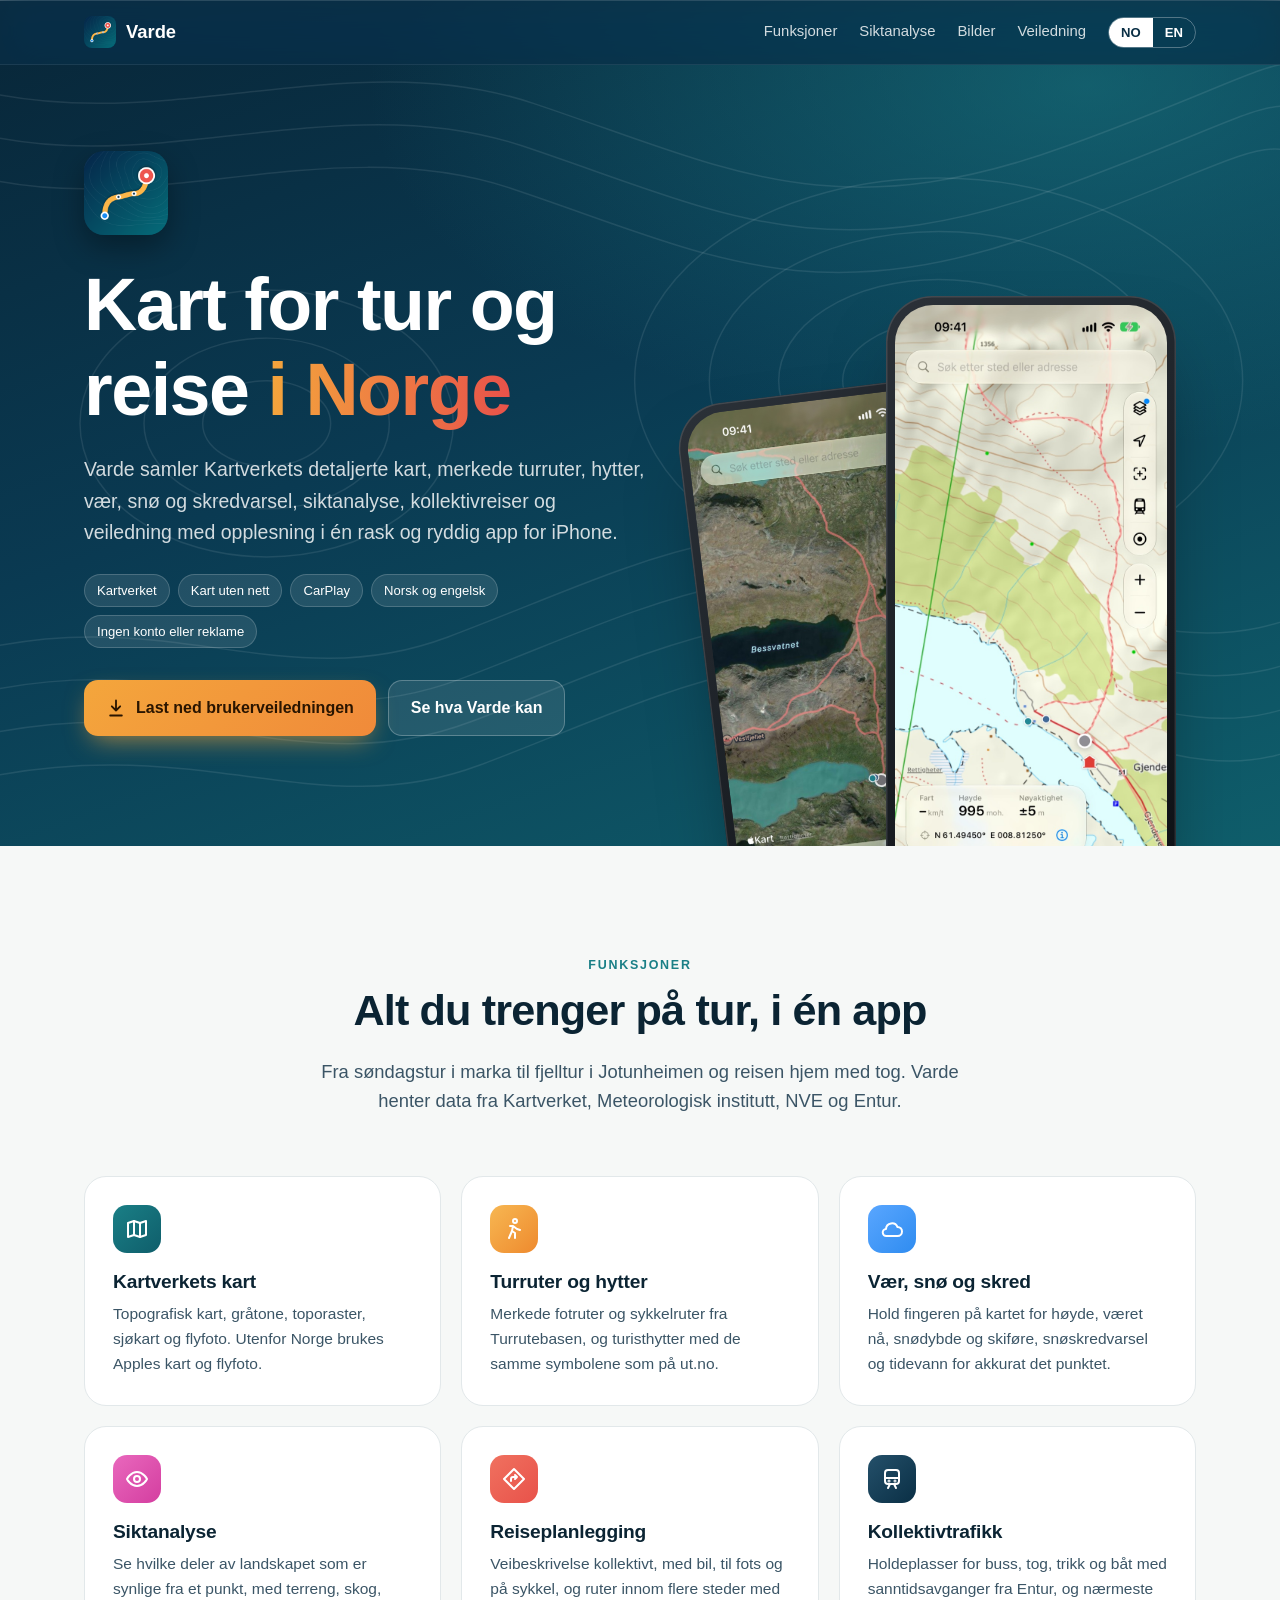
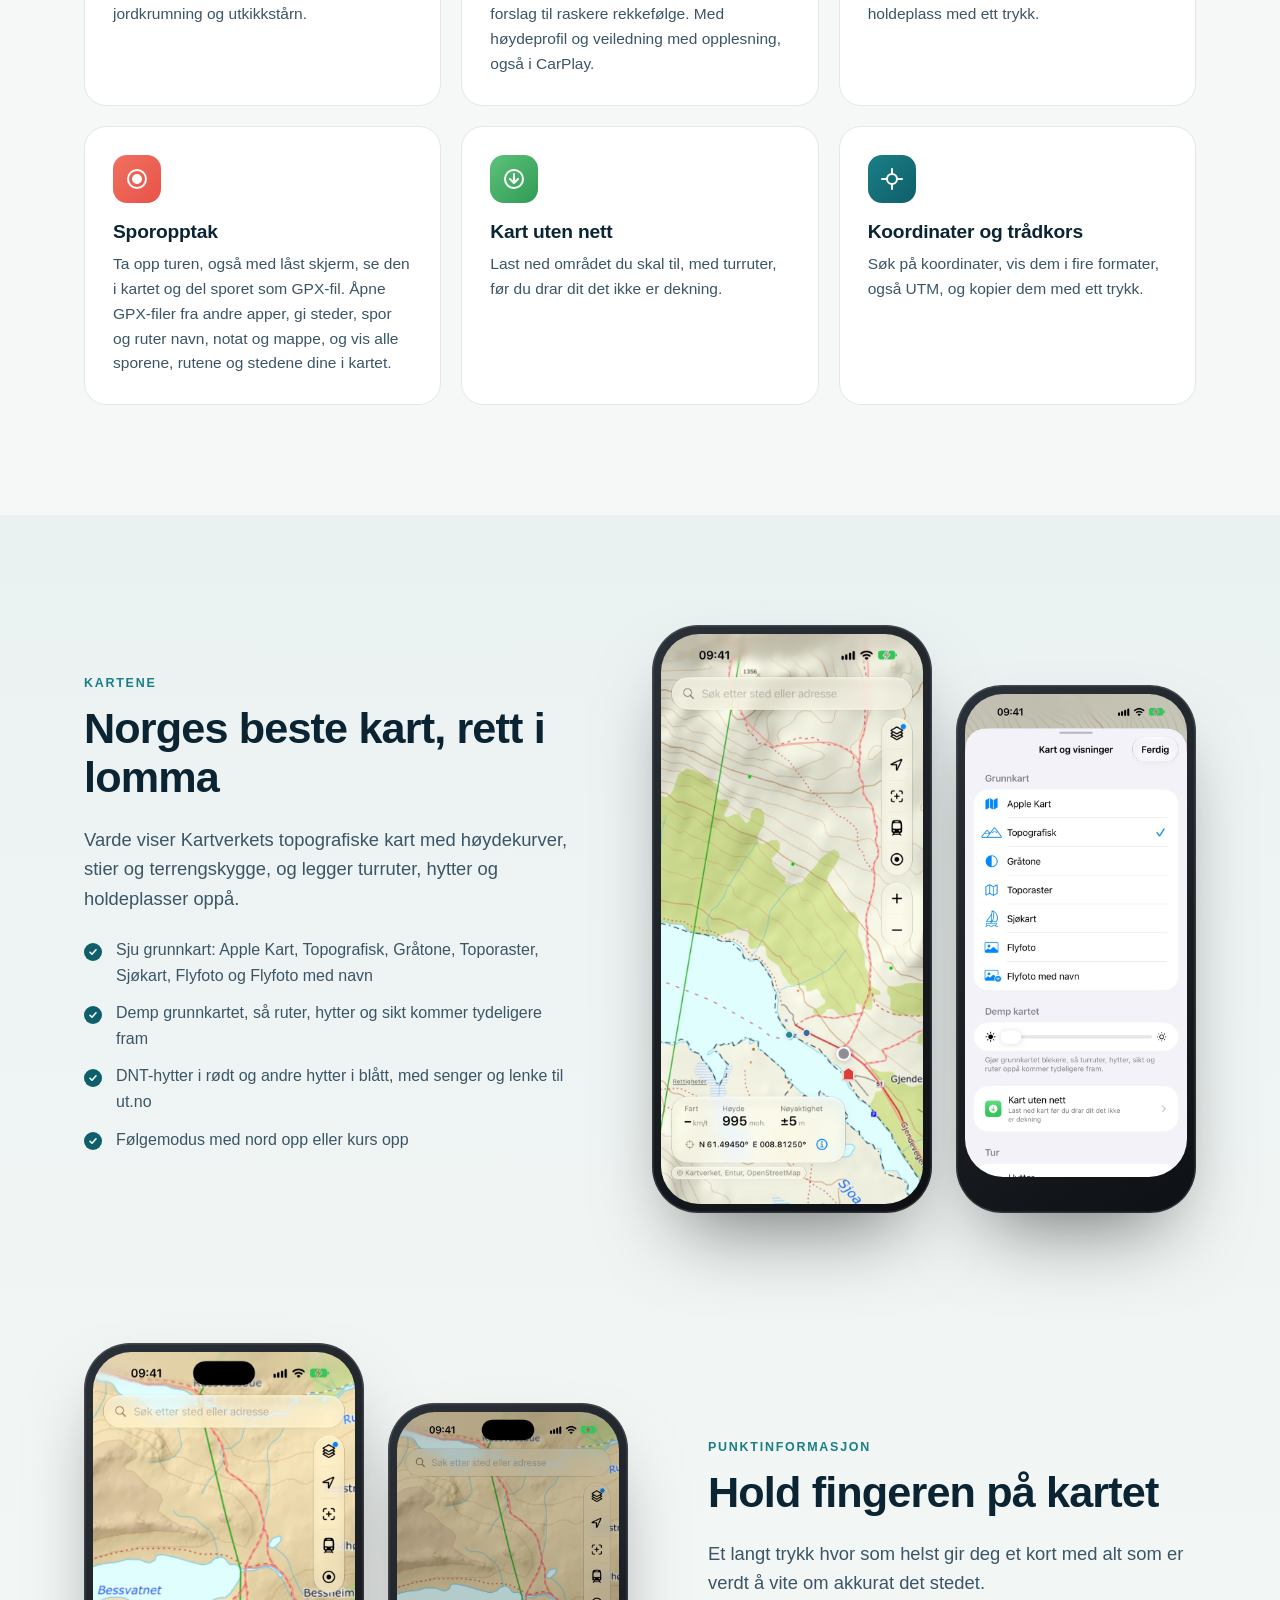
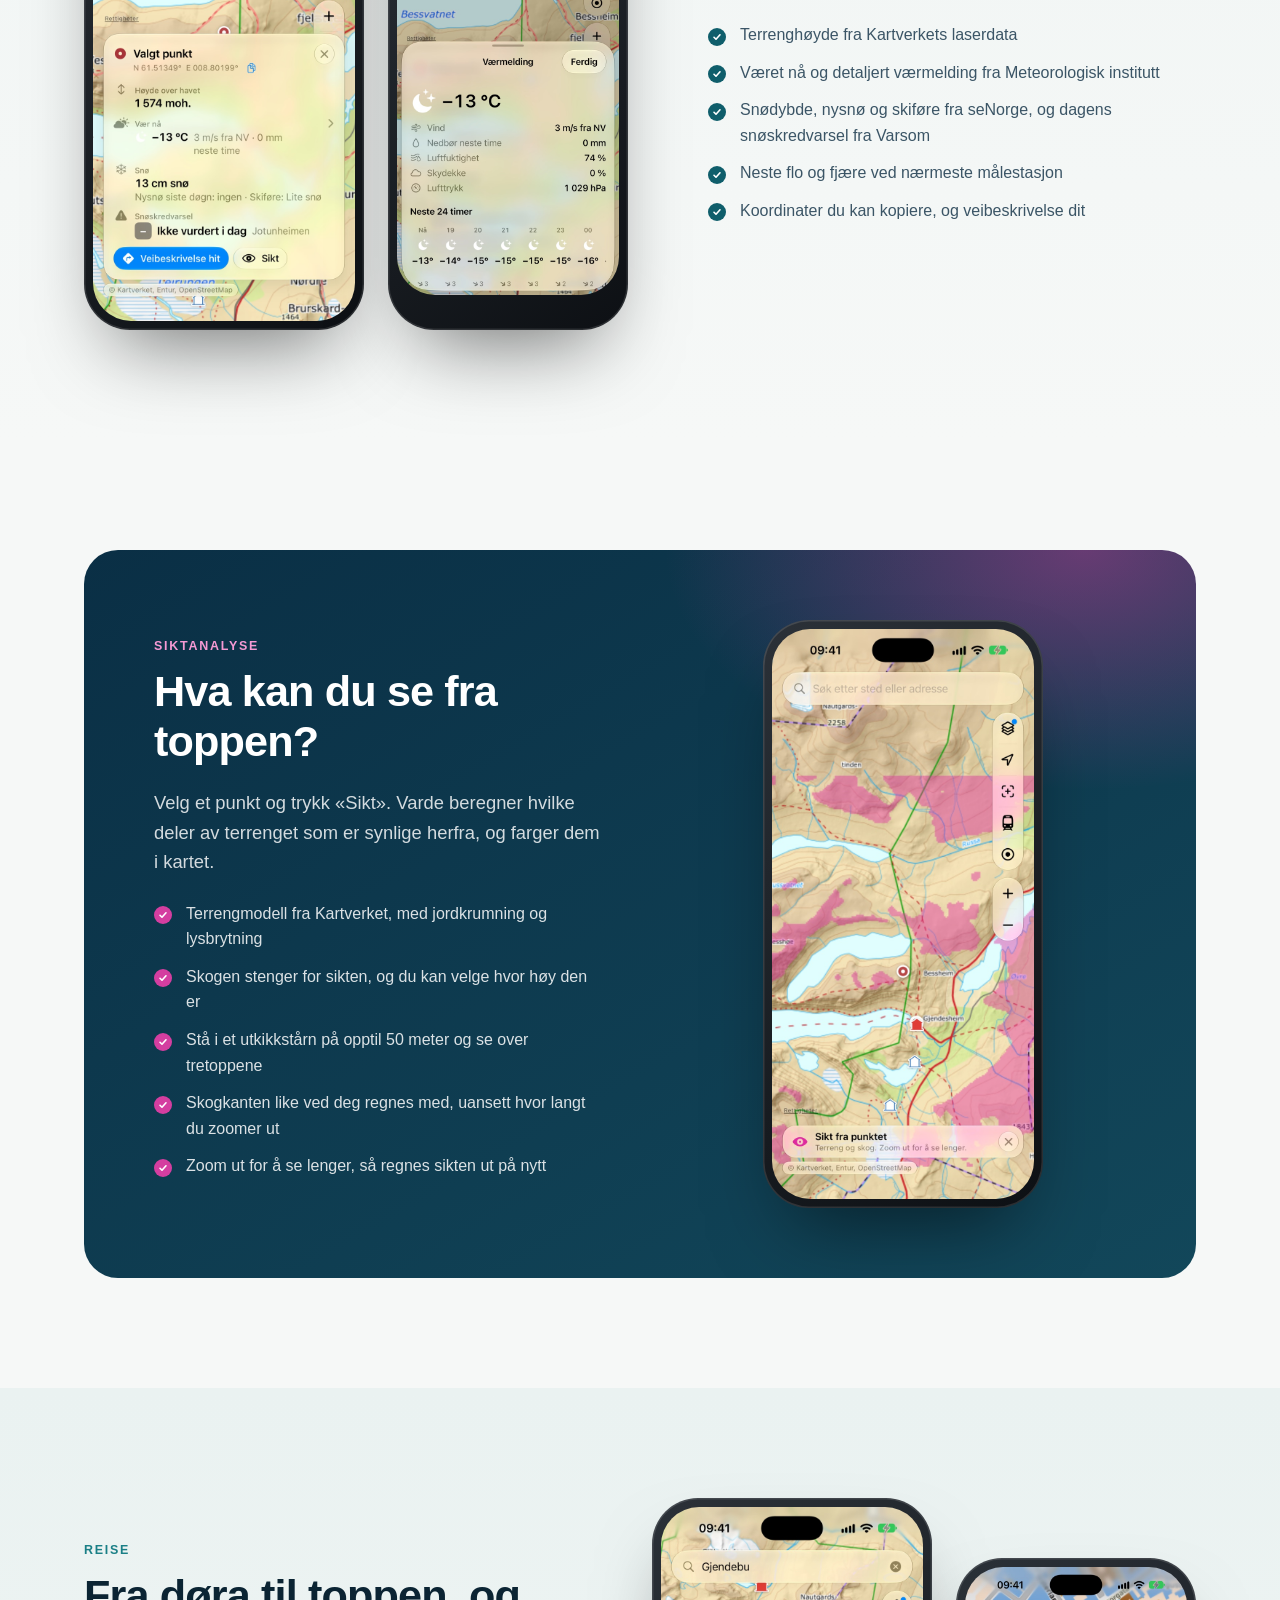
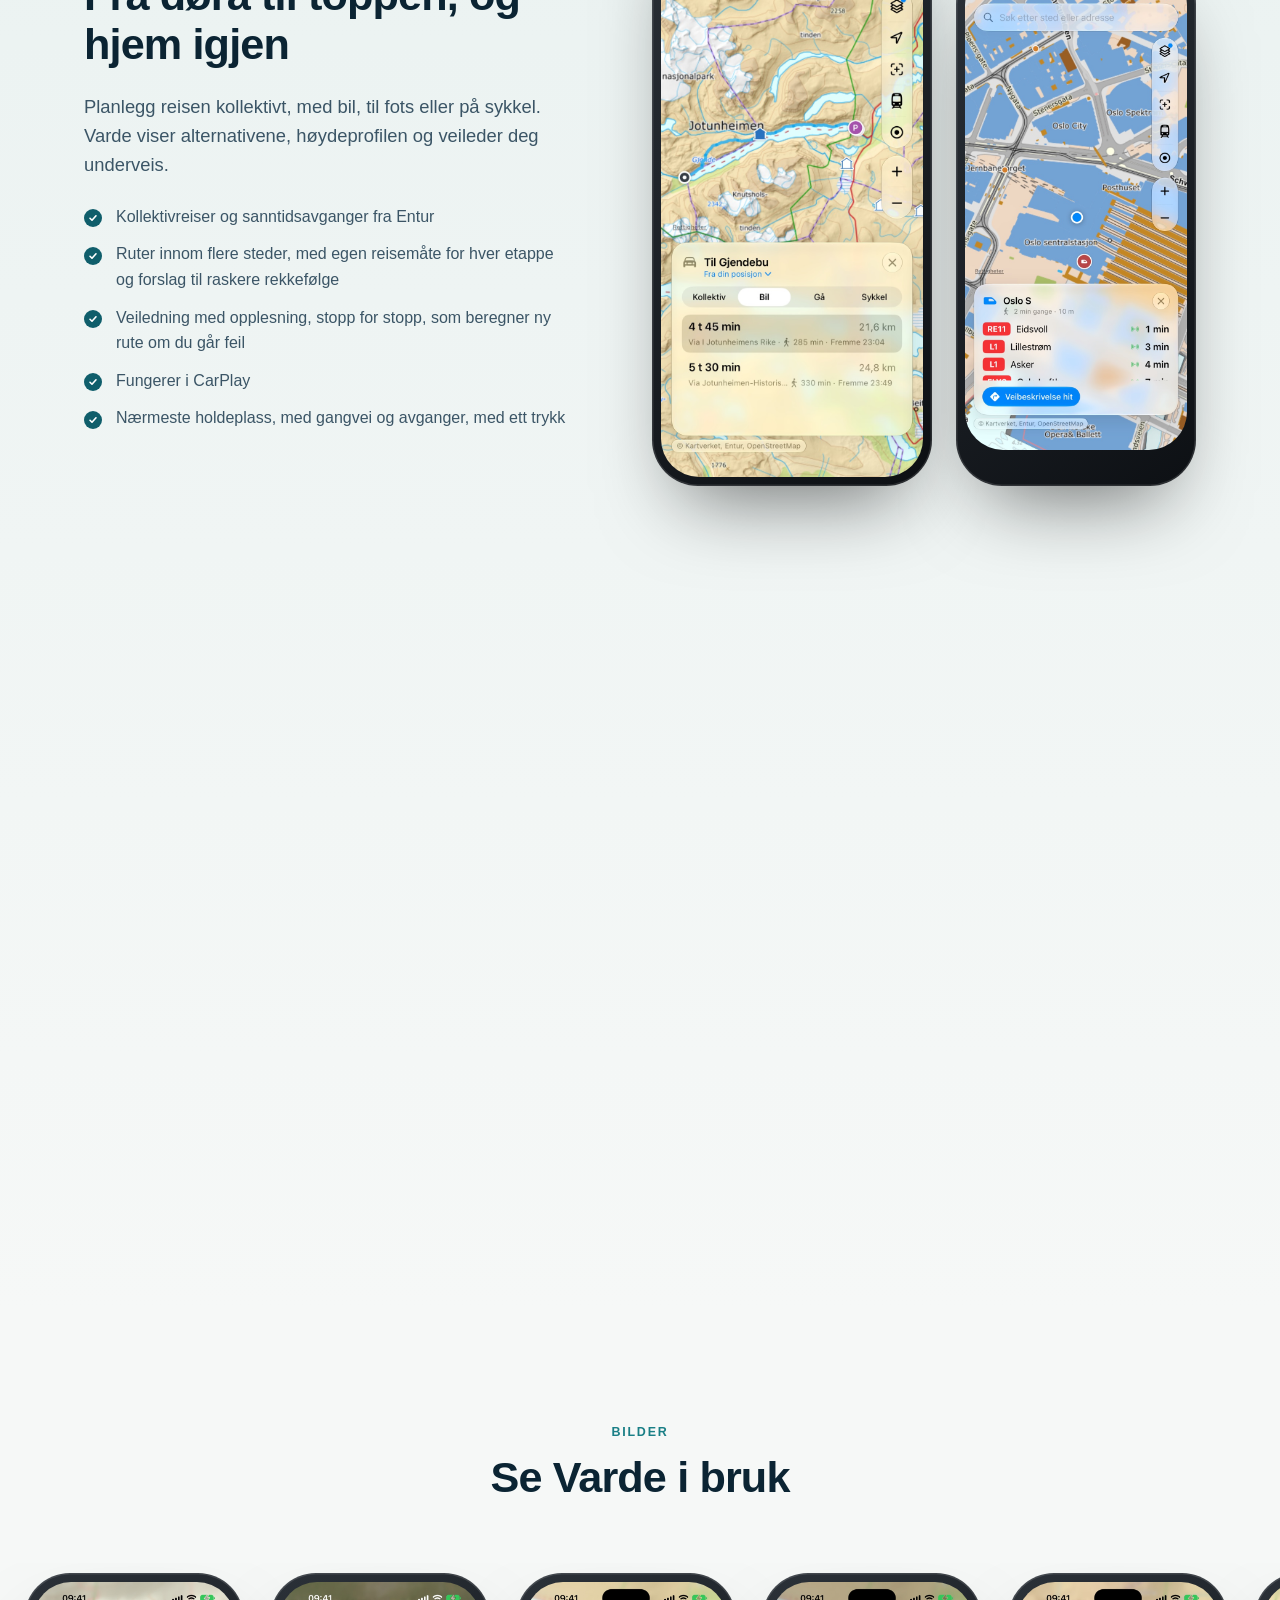
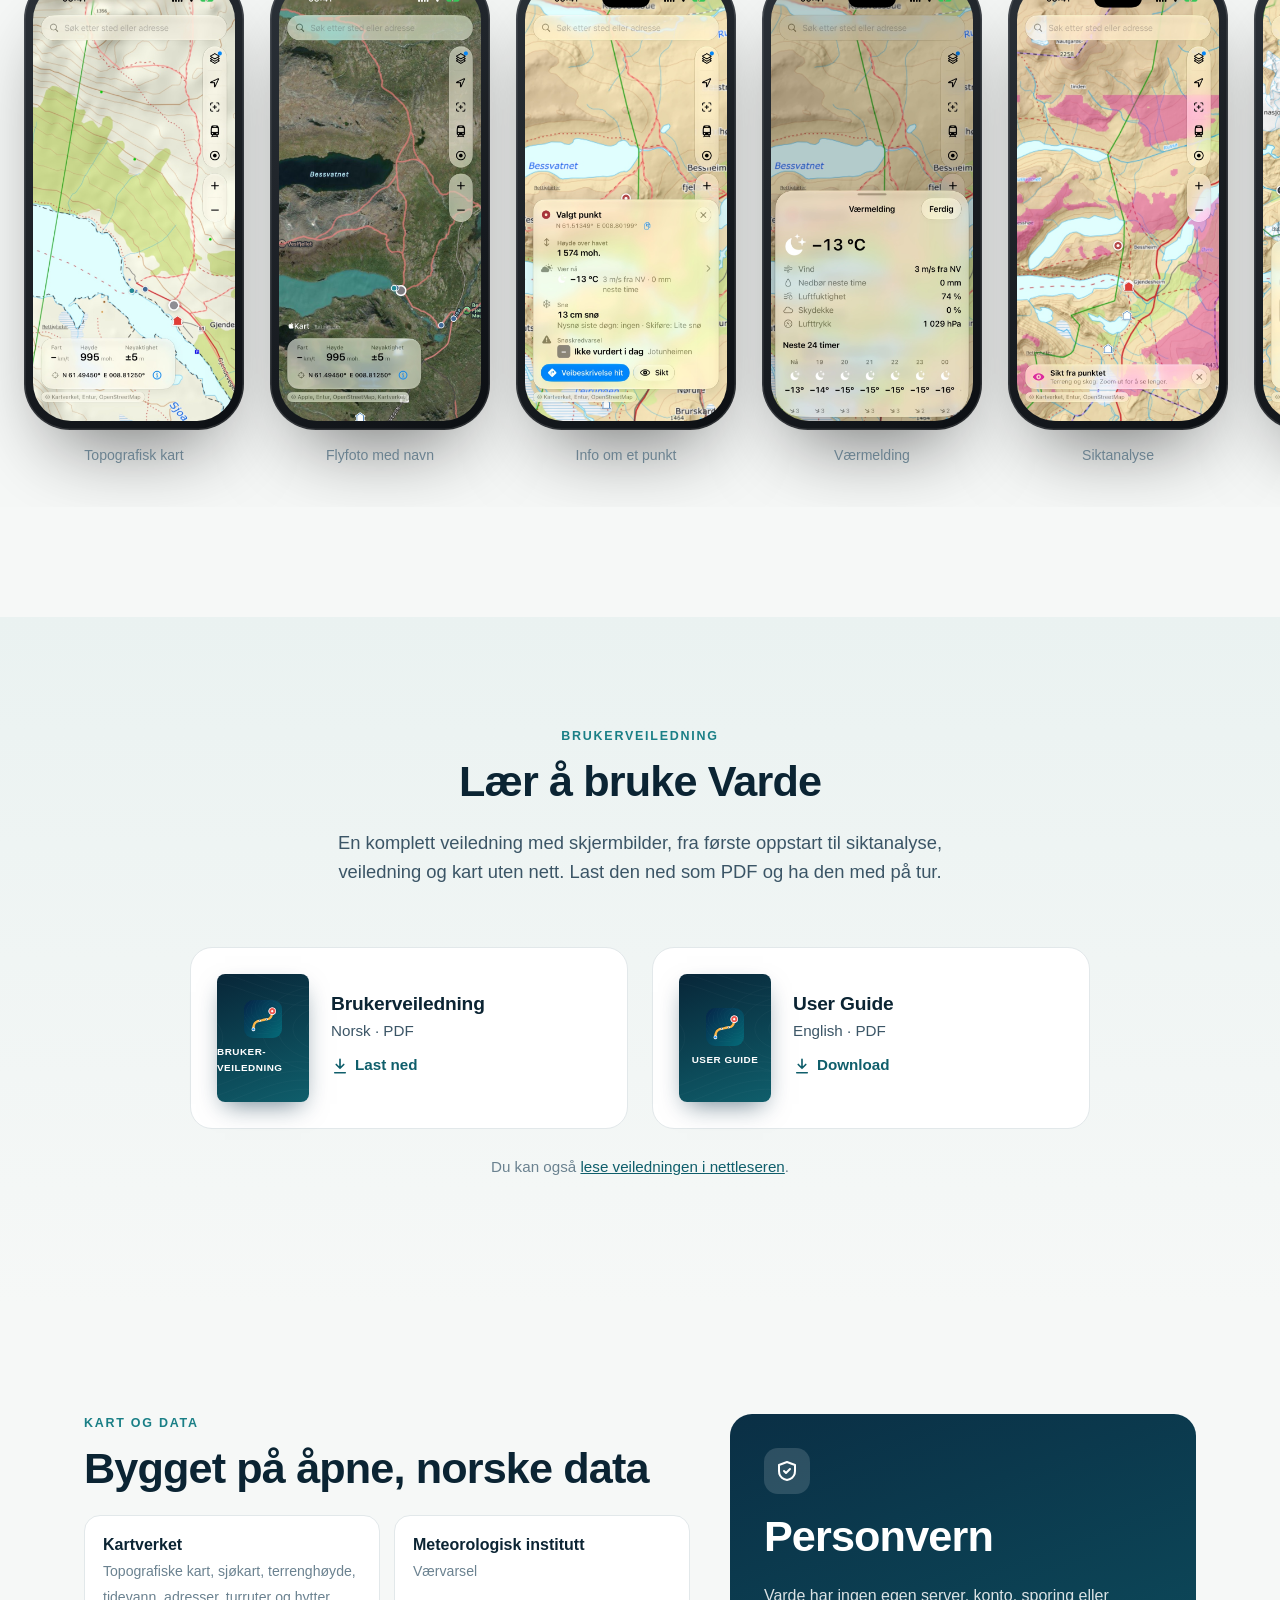
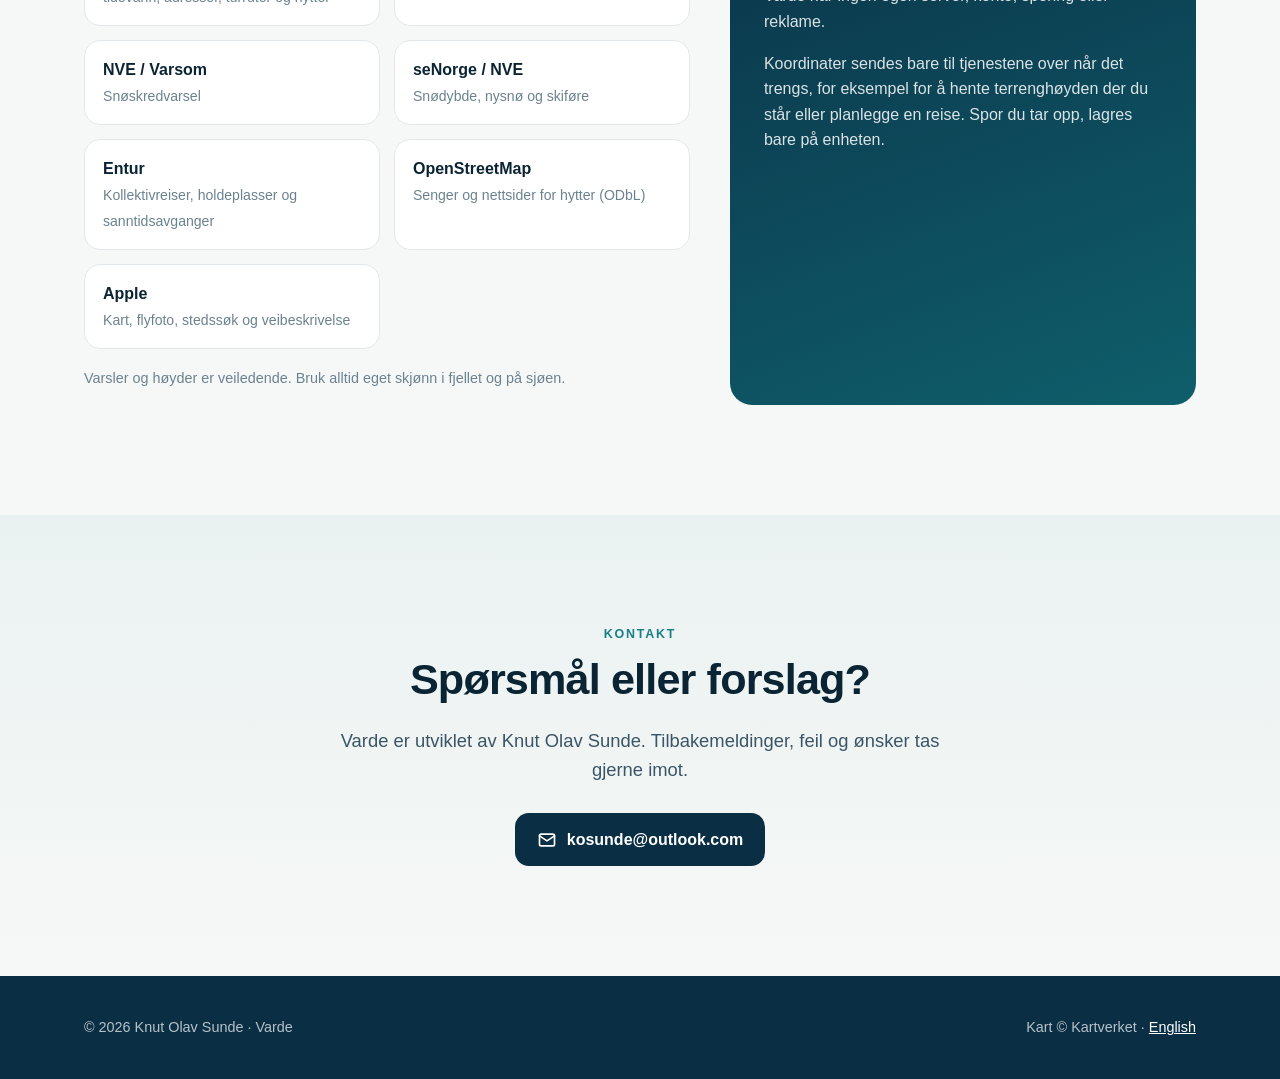
<file: index.html>
<!doctype html>
<html lang="nb">
<head>
  <meta charset="utf-8">
  <meta name="viewport" content="width=device-width, initial-scale=1">
  <title>Varde – kart for tur og reise i Norge</title>
  <meta name="description" content="Varde er en kartapp for iPhone med Kartverkets topografiske kart, turruter, hytter, vær, snø, siktanalyse, reiseplanlegging, sporopptak og kart uten nett.">
  <meta property="og:title" content="Varde – kart for tur og reise i Norge">
  <meta property="og:description" content="Kartverkets kart, turruter, hytter, vær, snø, siktanalyse og reiseplanlegging i én app.">
  <meta property="og:image" content="assets/screens/map.jpg">
  <link rel="icon" href="assets/icon-256.png">
  <link rel="apple-touch-icon" href="assets/icon-256.png">
  <link rel="alternate" hreflang="nb" href="./">
  <link rel="alternate" hreflang="en" href="en/">
  <link rel="stylesheet" href="assets/style.css">
</head>
<body>

<nav class="nav">
  <div class="wrap">
    <a class="brand" href="#top"><img src="assets/icon-256.png" alt="">Varde</a>
    <div class="nav-links">
      <a href="#funksjoner">Funksjoner</a>
      <a href="#sikt">Siktanalyse</a>
      <a href="#bilder">Bilder</a>
      <a href="#veiledning" class="keep">Veiledning</a>
      <span class="lang" aria-label="Språk"><span>NO</span><a href="en/" lang="en" style="color:#fff;text-decoration:none">EN</a></span>
    </div>
  </div>
</nav>

<header class="hero" id="top">
  <div class="wrap">
    <div class="hero-text">
      <img class="hero-icon" src="assets/icon-256.png" alt="Varde-ikonet">
      <h1>Kart for tur og reise <span class="accent">i Norge</span></h1>
      <p class="lead">Varde samler Kartverkets detaljerte kart, merkede turruter, hytter, vær, snø og skredvarsel, siktanalyse, kollektivreiser og veiledning med opplesning i én rask og ryddig app for iPhone.</p>
      <div class="badges">
        <span class="badge">Kartverket</span><span class="badge">Kart uten nett</span><span class="badge">CarPlay</span><span class="badge">Norsk og engelsk</span><span class="badge">Ingen konto eller reklame</span>
      </div>
      <div class="buttons">
        <a class="btn btn-primary" href="guide/Varde-brukerveiledning.pdf" download>
          <svg viewBox="0 0 24 24" fill="none" stroke="currentColor" stroke-width="2.2" stroke-linecap="round" stroke-linejoin="round"><path d="M12 3v12M7 10l5 5 5-5M5 21h14"/></svg>
          Last ned brukerveiledningen
        </a>
        <a class="btn btn-ghost" href="#funksjoner">Se hva Varde kan</a>
      </div>
    </div>
    <div class="hero-phones" aria-hidden="true">
      <div class="phone"><img src="assets/screens/aerial.jpg" alt=""></div>
      <div class="phone"><img src="assets/screens/map.jpg" alt=""></div>
    </div>
  </div>
</header>

<main>

<section id="funksjoner">
  <div class="wrap">
    <div class="section-head reveal">
      <div class="eyebrow">Funksjoner</div>
      <h2>Alt du trenger på tur, i én app</h2>
      <p class="lead">Fra søndagstur i marka til fjelltur i Jotunheimen og reisen hjem med tog. Varde henter data fra Kartverket, Meteorologisk institutt, NVE og Entur.</p>
    </div>
    <div class="features">
      <div class="feature reveal">
        <div class="ico c-teal"><svg viewBox="0 0 24 24" fill="none" stroke="currentColor" stroke-width="2" stroke-linecap="round" stroke-linejoin="round"><path d="M9 4 3 6v14l6-2 6 2 6-2V4l-6 2-6-2z"/><path d="M9 4v14M15 6v14"/></svg></div>
        <h3>Kartverkets kart</h3>
        <p>Topografisk kart, gråtone, toporaster, sjøkart og flyfoto. Utenfor Norge brukes Apples kart og flyfoto.</p>
      </div>
      <div class="feature reveal">
        <div class="ico c-orange"><svg viewBox="0 0 24 24" fill="none" stroke="currentColor" stroke-width="2" stroke-linecap="round" stroke-linejoin="round"><circle cx="13" cy="4" r="2"/><path d="m7 21 3-7 3 2v5M10 14l1-5 4 3 3 1M8 9l3 0"/></svg></div>
        <h3>Turruter og hytter</h3>
        <p>Merkede fotruter og sykkelruter fra Turrutebasen, og turisthytter med de samme symbolene som på ut.no.</p>
      </div>
      <div class="feature reveal">
        <div class="ico c-blue"><svg viewBox="0 0 24 24" fill="none" stroke="currentColor" stroke-width="2" stroke-linecap="round" stroke-linejoin="round"><path d="M17.5 19a4.5 4.5 0 0 0 0-9 6 6 0 0 0-11.5 2A3.5 3.5 0 0 0 6.5 19z"/></svg></div>
        <h3>Vær, snø og skred</h3>
        <p>Hold fingeren på kartet for høyde, været nå, snødybde og skiføre, snøskredvarsel og tidevann for akkurat det punktet.</p>
      </div>
      <div class="feature reveal">
        <div class="ico c-magenta"><svg viewBox="0 0 24 24" fill="none" stroke="currentColor" stroke-width="2" stroke-linecap="round" stroke-linejoin="round"><path d="M2 12s3.5-7 10-7 10 7 10 7-3.5 7-10 7S2 12 2 12z"/><circle cx="12" cy="12" r="3"/></svg></div>
        <h3>Siktanalyse</h3>
        <p>Se hvilke deler av landskapet som er synlige fra et punkt, med terreng, skog, jordkrumning og utkikkstårn.</p>
      </div>
      <div class="feature reveal">
        <div class="ico c-coral"><svg viewBox="0 0 24 24" fill="none" stroke="currentColor" stroke-width="2" stroke-linecap="round" stroke-linejoin="round"><path d="M12 2 2 12l10 10 10-10z"/><path d="M9 14v-2a2 2 0 0 1 2-2h4M13 8l2 2-2 2"/></svg></div>
        <h3>Reiseplanlegging</h3>
        <p>Veibeskrivelse kollektivt, med bil, til fots og på sykkel, og ruter innom flere steder med forslag til raskere rekkefølge. Med høydeprofil og veiledning med opplesning, også i CarPlay.</p>
      </div>
      <div class="feature reveal">
        <div class="ico c-deep"><svg viewBox="0 0 24 24" fill="none" stroke="currentColor" stroke-width="2" stroke-linecap="round" stroke-linejoin="round"><rect x="5" y="3" width="14" height="14" rx="3"/><path d="M5 11h14M8 21l2-4M16 21l-2-4"/><circle cx="9" cy="14" r=".5"/><circle cx="15" cy="14" r=".5"/></svg></div>
        <h3>Kollektivtrafikk</h3>
        <p>Holdeplasser for buss, tog, trikk og båt med sanntidsavganger fra Entur, og nærmeste holdeplass med ett trykk.</p>
      </div>
      <div class="feature reveal">
        <div class="ico c-coral"><svg viewBox="0 0 24 24" fill="none" stroke="currentColor" stroke-width="2" stroke-linecap="round" stroke-linejoin="round"><circle cx="12" cy="12" r="9"/><circle cx="12" cy="12" r="4" fill="currentColor"/></svg></div>
        <h3>Sporopptak</h3>
        <p>Ta opp turen, også med låst skjerm, se den i kartet og del sporet som GPX-fil. Åpne GPX-filer fra andre apper, gi steder, spor og ruter navn, notat og mappe, og vis alle sporene, rutene og stedene dine i kartet.</p>
      </div>
      <div class="feature reveal">
        <div class="ico c-green"><svg viewBox="0 0 24 24" fill="none" stroke="currentColor" stroke-width="2" stroke-linecap="round" stroke-linejoin="round"><circle cx="12" cy="12" r="9"/><path d="M12 7v9M8 12l4 4 4-4"/></svg></div>
        <h3>Kart uten nett</h3>
        <p>Last ned området du skal til, med turruter, før du drar dit det ikke er dekning.</p>
      </div>
      <div class="feature reveal">
        <div class="ico c-teal"><svg viewBox="0 0 24 24" fill="none" stroke="currentColor" stroke-width="2" stroke-linecap="round" stroke-linejoin="round"><path d="M12 2v4M12 18v4M2 12h4M18 12h4"/><circle cx="12" cy="12" r="5"/></svg></div>
        <h3>Koordinater og trådkors</h3>
        <p>Søk på koordinater, vis dem i fire formater, også UTM, og kopier dem med ett trykk.</p>
      </div>
    </div>
  </div>
</section>

<section class="tint">
  <div class="wrap">
    <div class="showcase reveal">
      <div>
        <div class="eyebrow">Kartene</div>
        <h2>Norges beste kart, rett i lomma</h2>
        <p class="lead">Varde viser Kartverkets topografiske kart med høydekurver, stier og terrengskygge, og legger turruter, hytter og holdeplasser oppå.</p>
        <ul>
          <li>Sju grunnkart: Apple Kart, Topografisk, Gråtone, Toporaster, Sjøkart, Flyfoto og Flyfoto med navn</li>
          <li>Demp grunnkartet, så ruter, hytter og sikt kommer tydeligere fram</li>
          <li>DNT-hytter i rødt og andre hytter i blått, med senger og lenke til ut.no</li>
          <li>Følgemodus med nord opp eller kurs opp</li>
        </ul>
      </div>
      <div class="showcase-media">
        <div class="phone"><img src="assets/screens/map.jpg" alt="Topografisk kart over Gjende og Besseggen med turruter og hytter" loading="lazy"></div>
        <div class="phone small"><img src="assets/screens/settings.jpg" alt="Kart og visninger med valg av grunnkart" loading="lazy"></div>
      </div>
    </div>

    <div class="showcase flip reveal">
      <div>
        <div class="eyebrow">Punktinformasjon</div>
        <h2>Hold fingeren på kartet</h2>
        <p class="lead">Et langt trykk hvor som helst gir deg et kort med alt som er verdt å vite om akkurat det stedet.</p>
        <ul>
          <li>Terrenghøyde fra Kartverkets laserdata</li>
          <li>Været nå og detaljert værmelding fra Meteorologisk institutt</li>
          <li>Snødybde, nysnø og skiføre fra seNorge, og dagens snøskredvarsel fra Varsom</li>
          <li>Neste flo og fjære ved nærmeste målestasjon</li>
          <li>Koordinater du kan kopiere, og veibeskrivelse dit</li>
        </ul>
      </div>
      <div class="showcase-media">
        <div class="phone"><img src="assets/screens/infocard.jpg" alt="Infokort for en topp med høyde, vær og snø" loading="lazy"></div>
        <div class="phone small"><img src="assets/screens/forecast.jpg" alt="Detaljert værmelding" loading="lazy"></div>
      </div>
    </div>
  </div>
</section>

<section id="sikt">
  <div class="wrap">
    <div class="spotlight reveal">
      <div class="showcase">
        <div>
          <div class="eyebrow">Siktanalyse</div>
          <h2>Hva kan du se fra toppen?</h2>
          <p class="lead">Velg et punkt og trykk «Sikt». Varde beregner hvilke deler av terrenget som er synlige herfra, og farger dem i kartet.</p>
          <ul>
            <li>Terrengmodell fra Kartverket, med jordkrumning og lysbrytning</li>
            <li>Skogen stenger for sikten, og du kan velge hvor høy den er</li>
            <li>Stå i et utkikkstårn på opptil 50 meter og se over tretoppene</li>
            <li>Skogkanten like ved deg regnes med, uansett hvor langt du zoomer ut</li>
            <li>Zoom ut for å se lenger, så regnes sikten ut på nytt</li>
          </ul>
        </div>
        <div class="showcase-media">
          <div class="phone"><img src="assets/screens/viewshed.jpg" alt="Siktanalyse fra en topp ved Gjende, synlig område i magenta" loading="lazy"></div>
        </div>
      </div>
    </div>
  </div>
</section>

<section class="tint">
  <div class="wrap">
    <div class="showcase reveal">
      <div>
        <div class="eyebrow">Reise</div>
        <h2>Fra døra til toppen, og hjem igjen</h2>
        <p class="lead">Planlegg reisen kollektivt, med bil, til fots eller på sykkel. Varde viser alternativene, høydeprofilen og veileder deg underveis.</p>
        <ul>
          <li>Kollektivreiser og sanntidsavganger fra Entur</li>
          <li>Ruter innom flere steder, med egen reisemåte for hver etappe og forslag til raskere rekkefølge</li>
          <li>Veiledning med opplesning, stopp for stopp, som beregner ny rute om du går feil</li>
          <li>Fungerer i CarPlay</li>
          <li>Nærmeste holdeplass, med gangvei og avganger, med ett trykk</li>
        </ul>
      </div>
      <div class="showcase-media">
        <div class="phone"><img src="assets/screens/trip.jpg" alt="Veibeskrivelse til Gjendebu med to alternativer" loading="lazy"></div>
        <div class="phone small"><img src="assets/screens/transit.jpg" alt="Sanntidsavganger fra Oslo S" loading="lazy"></div>
      </div>
    </div>

    <div class="showcase flip reveal">
      <div>
        <div class="eyebrow">Spor og kart uten nett</div>
        <h2>Klar for fjellet, også uten dekning</h2>
        <p class="lead">Last ned kartene før du drar, og ta opp turen mens du går.</p>
        <ul>
          <li>Last ned området som vises, i fem detaljnivåer, med turruter</li>
          <li>Kart du har sett, lagres også, så de vises uten nett senere</li>
          <li>Sporopptak som fortsetter når skjermen er låst</li>
          <li>Del sporet som GPX-fil, og åpne spor, ruter og veipunkter fra andre apper</li>
        </ul>
      </div>
      <div class="showcase-media">
        <div class="phone"><img src="assets/screens/tracks.jpg" alt="Spor med opptak og lagrede spor" loading="lazy"></div>
      </div>
    </div>
  </div>
</section>

<section id="bilder">
  <div class="section-head reveal wrap">
    <div class="eyebrow">Bilder</div>
    <h2>Se Varde i bruk</h2>
  </div>
  <div class="gallery">
    <figure><div class="phone"><img src="assets/screens/map.jpg" alt="" loading="lazy"></div><figcaption>Topografisk kart</figcaption></figure>
    <figure><div class="phone"><img src="assets/screens/aerial.jpg" alt="" loading="lazy"></div><figcaption>Flyfoto med navn</figcaption></figure>
    <figure><div class="phone"><img src="assets/screens/infocard.jpg" alt="" loading="lazy"></div><figcaption>Info om et punkt</figcaption></figure>
    <figure><div class="phone"><img src="assets/screens/forecast.jpg" alt="" loading="lazy"></div><figcaption>Værmelding</figcaption></figure>
    <figure><div class="phone"><img src="assets/screens/viewshed.jpg" alt="" loading="lazy"></div><figcaption>Siktanalyse</figcaption></figure>
    <figure><div class="phone"><img src="assets/screens/trip.jpg" alt="" loading="lazy"></div><figcaption>Veibeskrivelse</figcaption></figure>
    <figure><div class="phone"><img src="assets/screens/transit.jpg" alt="" loading="lazy"></div><figcaption>Sanntidsavganger</figcaption></figure>
    <figure><div class="phone"><img src="assets/screens/tracks.jpg" alt="" loading="lazy"></div><figcaption>Spor</figcaption></figure>
    <figure><div class="phone"><img src="assets/screens/settings.jpg" alt="" loading="lazy"></div><figcaption>Kart og visninger</figcaption></figure>
  </div>
</section>

<section id="veiledning" class="tint">
  <div class="wrap">
    <div class="section-head reveal">
      <div class="eyebrow">Brukerveiledning</div>
      <h2>Lær å bruke Varde</h2>
      <p class="lead">En komplett veiledning med skjermbilder, fra første oppstart til siktanalyse, veiledning og kart uten nett. Last den ned som PDF og ha den med på tur.</p>
    </div>
    <div class="guides reveal">
      <a class="guide-card" href="guide/Varde-brukerveiledning.pdf" download>
        <div class="guide-cover"><img src="assets/icon-256.png" alt="">BRUKER&shy;VEILEDNING</div>
        <div>
          <h3>Brukerveiledning</h3>
          <p>Norsk · PDF</p>
          <span class="dl"><svg viewBox="0 0 24 24" fill="none" stroke="currentColor" stroke-width="2.2" stroke-linecap="round" stroke-linejoin="round"><path d="M12 3v12M7 10l5 5 5-5M5 21h14"/></svg>Last ned</span>
        </div>
      </a>
      <a class="guide-card" href="guide/Varde-user-guide.pdf" download lang="en">
        <div class="guide-cover"><img src="assets/icon-256.png" alt="">USER GUIDE</div>
        <div>
          <h3>User Guide</h3>
          <p>English · PDF</p>
          <span class="dl"><svg viewBox="0 0 24 24" fill="none" stroke="currentColor" stroke-width="2.2" stroke-linecap="round" stroke-linejoin="round"><path d="M12 3v12M7 10l5 5 5-5M5 21h14"/></svg>Download</span>
        </div>
      </a>
    </div>
    <p class="guide-online">Du kan også <a href="guide/brukerveiledning.html">lese veiledningen i nettleseren</a>.</p>
  </div>
</section>

<section>
  <div class="wrap split">
    <div class="reveal">
      <div class="eyebrow">Kart og data</div>
      <h2>Bygget på åpne, norske data</h2>
      <div class="sources">
        <a class="source" href="https://www.kartverket.no"><strong>Kartverket</strong><span>Topografiske kart, sjøkart, terrenghøyde, tidevann, adresser, turruter og hytter</span></a>
        <a class="source" href="https://www.met.no"><strong>Meteorologisk institutt</strong><span>Værvarsel</span></a>
        <a class="source" href="https://www.varsom.no"><strong>NVE / Varsom</strong><span>Snøskredvarsel</span></a>
        <a class="source" href="https://www.senorge.no"><strong>seNorge / NVE</strong><span>Snødybde, nysnø og skiføre</span></a>
        <a class="source" href="https://www.entur.no"><strong>Entur</strong><span>Kollektivreiser, holdeplasser og sanntidsavganger</span></a>
        <a class="source" href="https://www.openstreetmap.org/copyright"><strong>OpenStreetMap</strong><span>Senger og nettsider for hytter (ODbL)</span></a>
        <a class="source" href="https://www.apple.com/legal/internet-services/maps/"><strong>Apple</strong><span>Kart, flyfoto, stedssøk og veibeskrivelse</span></a>
      </div>
      <p class="note">Varsler og høyder er veiledende. Bruk alltid eget skjønn i fjellet og på sjøen.</p>
    </div>
    <div class="privacy reveal">
      <div class="shield"><svg viewBox="0 0 24 24" fill="none" stroke="currentColor" stroke-width="2" stroke-linecap="round" stroke-linejoin="round"><path d="M12 3 4 6v6c0 5 3.5 8 8 9 4.5-1 8-4 8-9V6z"/><path d="m9 12 2 2 4-4"/></svg></div>
      <h2>Personvern</h2>
      <p>Varde har ingen egen server, konto, sporing eller reklame.</p>
      <p>Koordinater sendes bare til tjenestene over når det trengs, for eksempel for å hente terrenghøyden der du står eller planlegge en reise. Spor du tar opp, lagres bare på enheten.</p>
    </div>
  </div>
</section>

<section class="tint contact">
  <div class="wrap reveal">
    <div class="eyebrow">Kontakt</div>
    <h2>Spørsmål eller forslag?</h2>
    <p class="lead" style="margin:0 auto">Varde er utviklet av Knut Olav Sunde. Tilbakemeldinger, feil og ønsker tas gjerne imot.</p>
    <div class="buttons">
      <a class="btn btn-dark" href="mailto:kosunde@outlook.com?subject=Varde">
        <svg viewBox="0 0 24 24" fill="none" stroke="currentColor" stroke-width="2" stroke-linecap="round" stroke-linejoin="round"><rect x="3" y="5" width="18" height="14" rx="2"/><path d="m3 7 9 6 9-6"/></svg>
        kosunde@outlook.com
      </a>
    </div>
  </div>
</section>

</main>

<footer>
  <div class="wrap">
    <span>© 2026 Knut Olav Sunde · Varde</span>
    <span>Kart © Kartverket · <a href="en/">English</a></span>
  </div>
</footer>

<script>
  // Toner inn seksjonene etter hvert som de kommer til syne
  const observer = new IntersectionObserver(entries => {
    for (const entry of entries) {
      if (entry.isIntersecting) { entry.target.classList.add('visible'); observer.unobserve(entry.target); }
    }
  }, { threshold: 0.12 });
  document.querySelectorAll('.reveal').forEach(el => observer.observe(el));
</script>
</body>
</html>
</file>
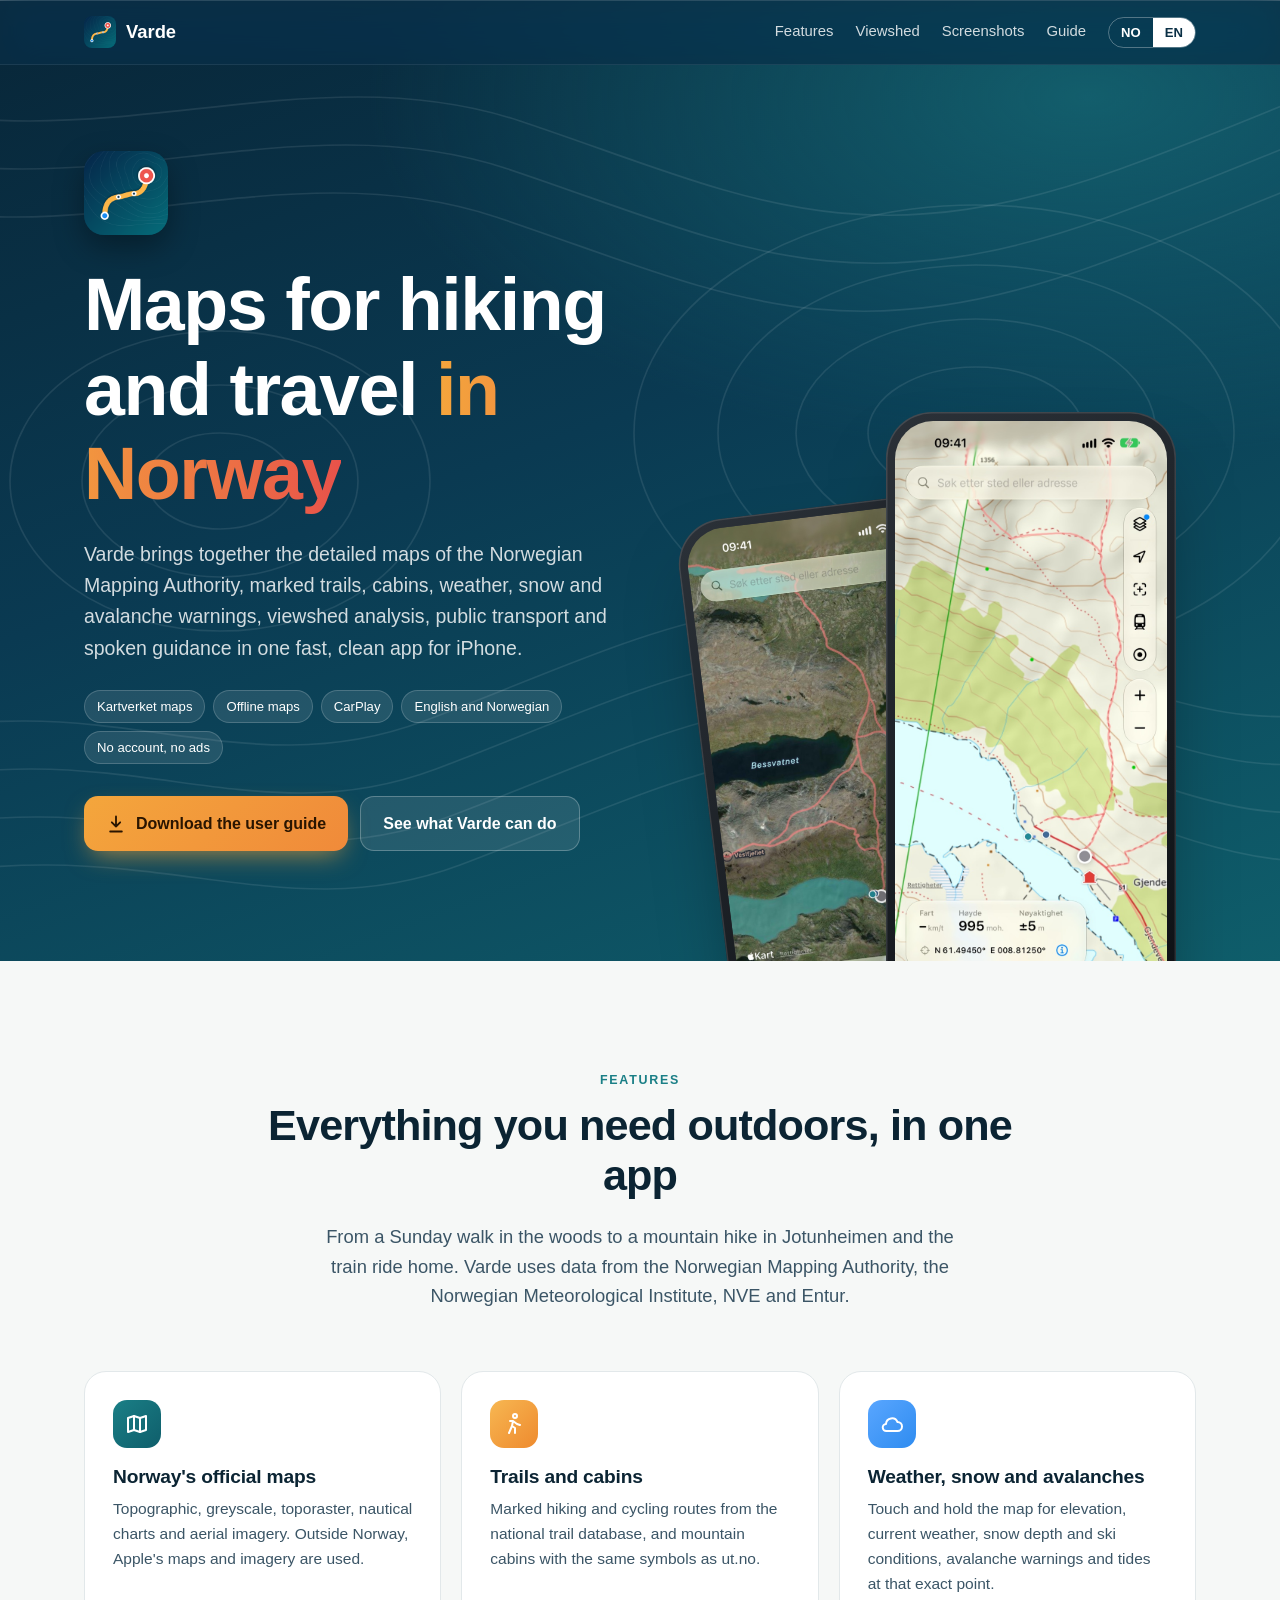
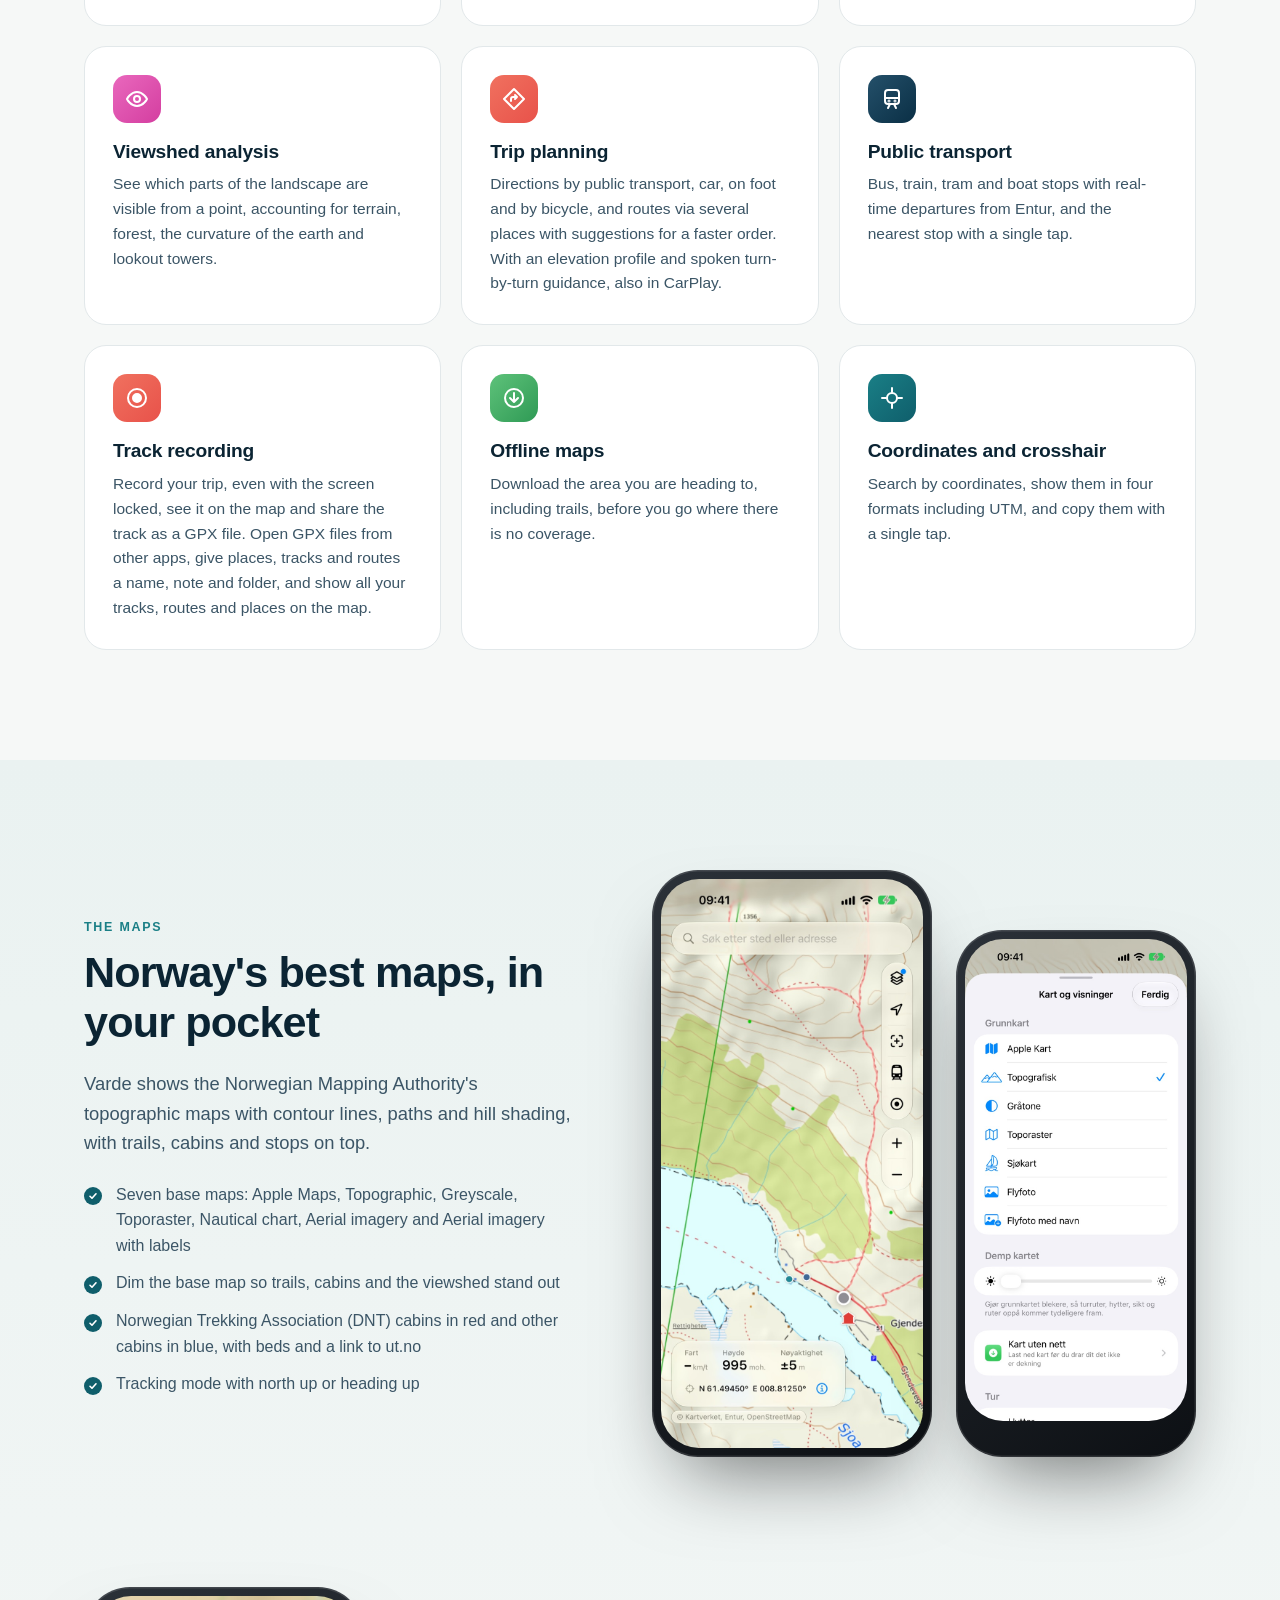
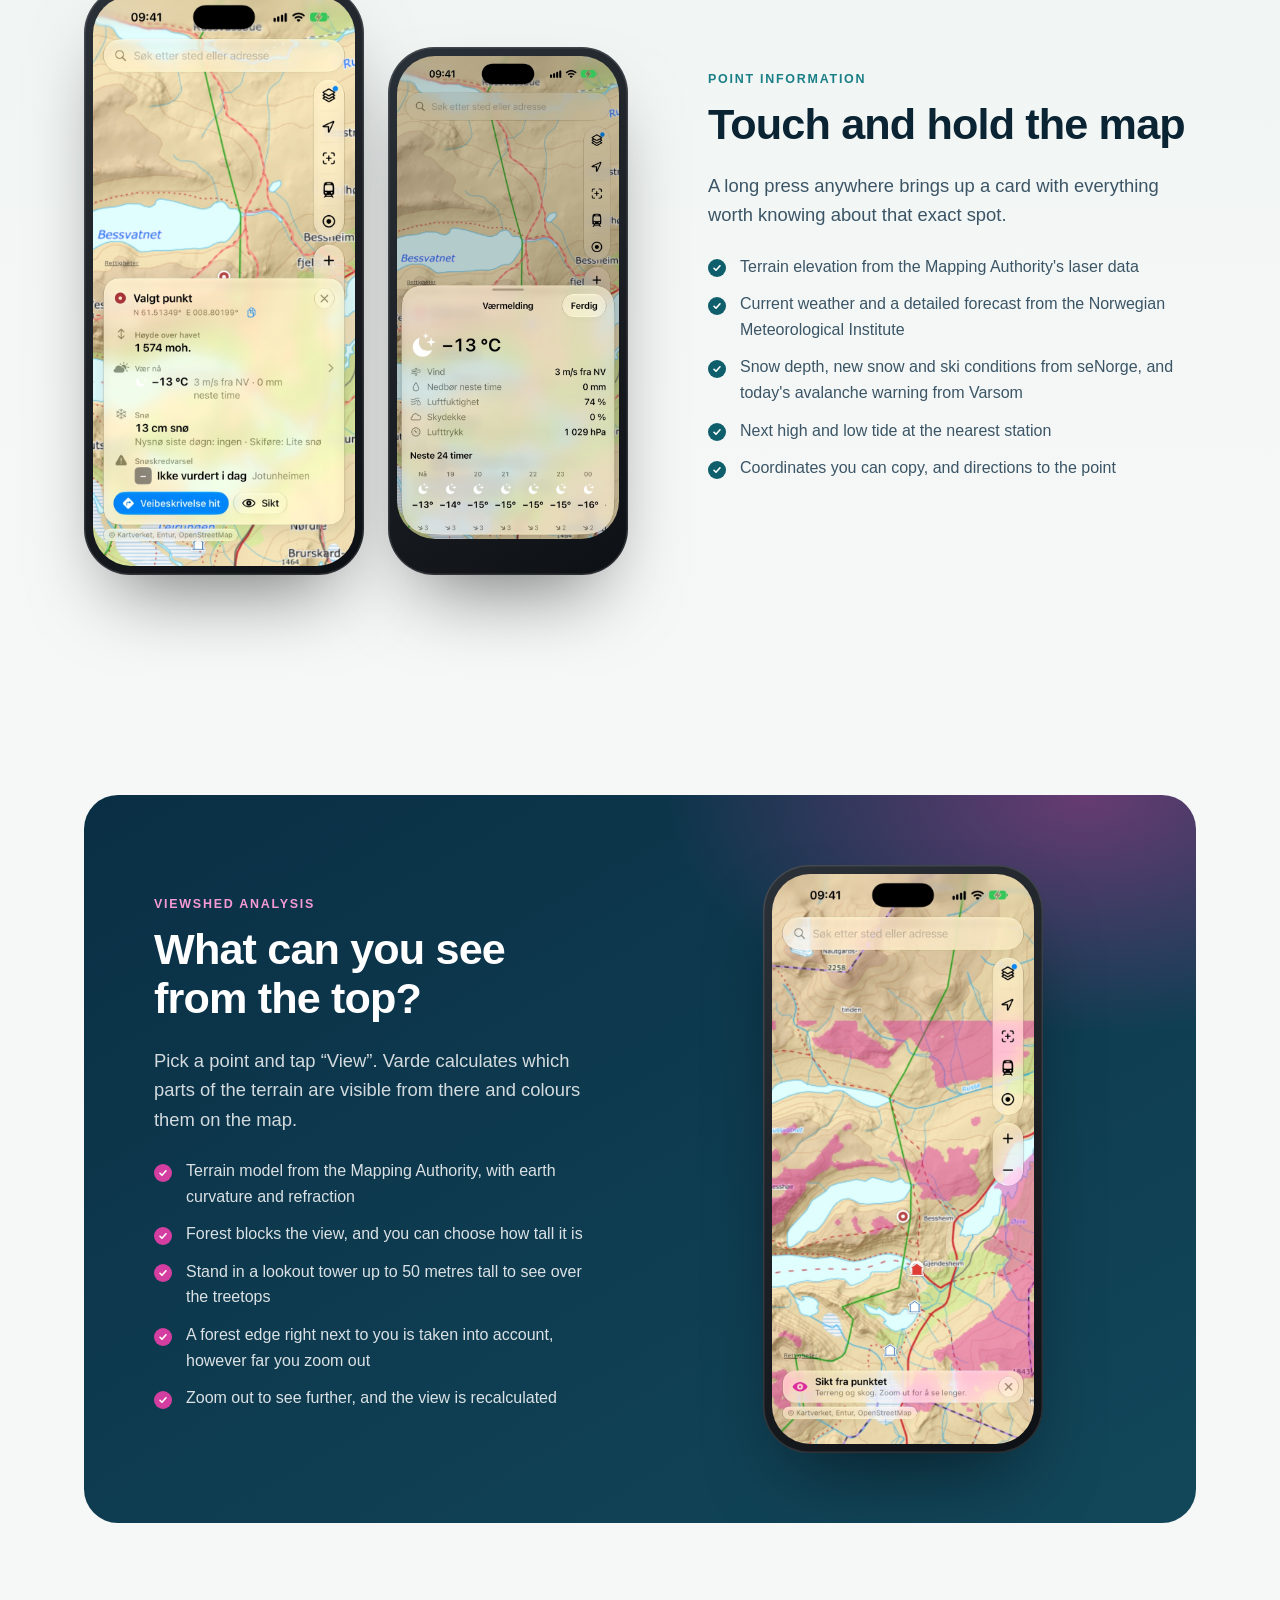
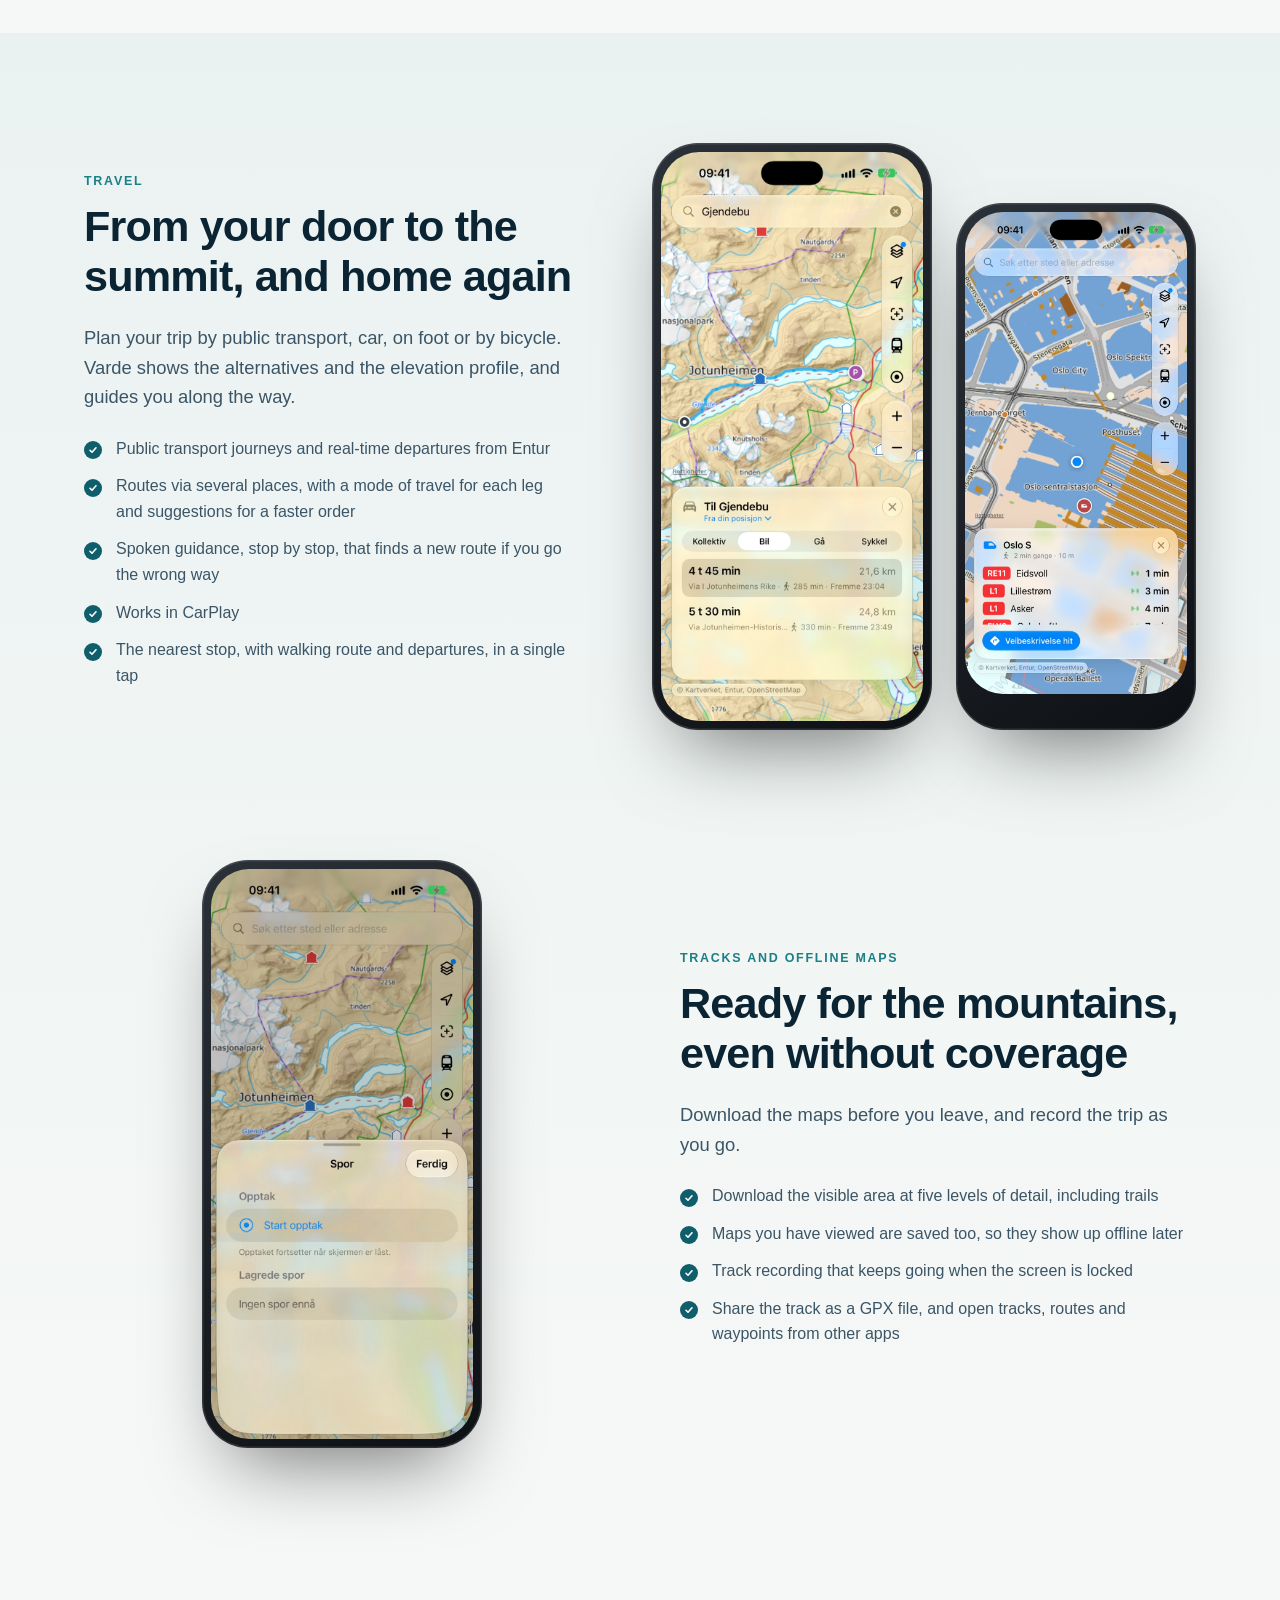
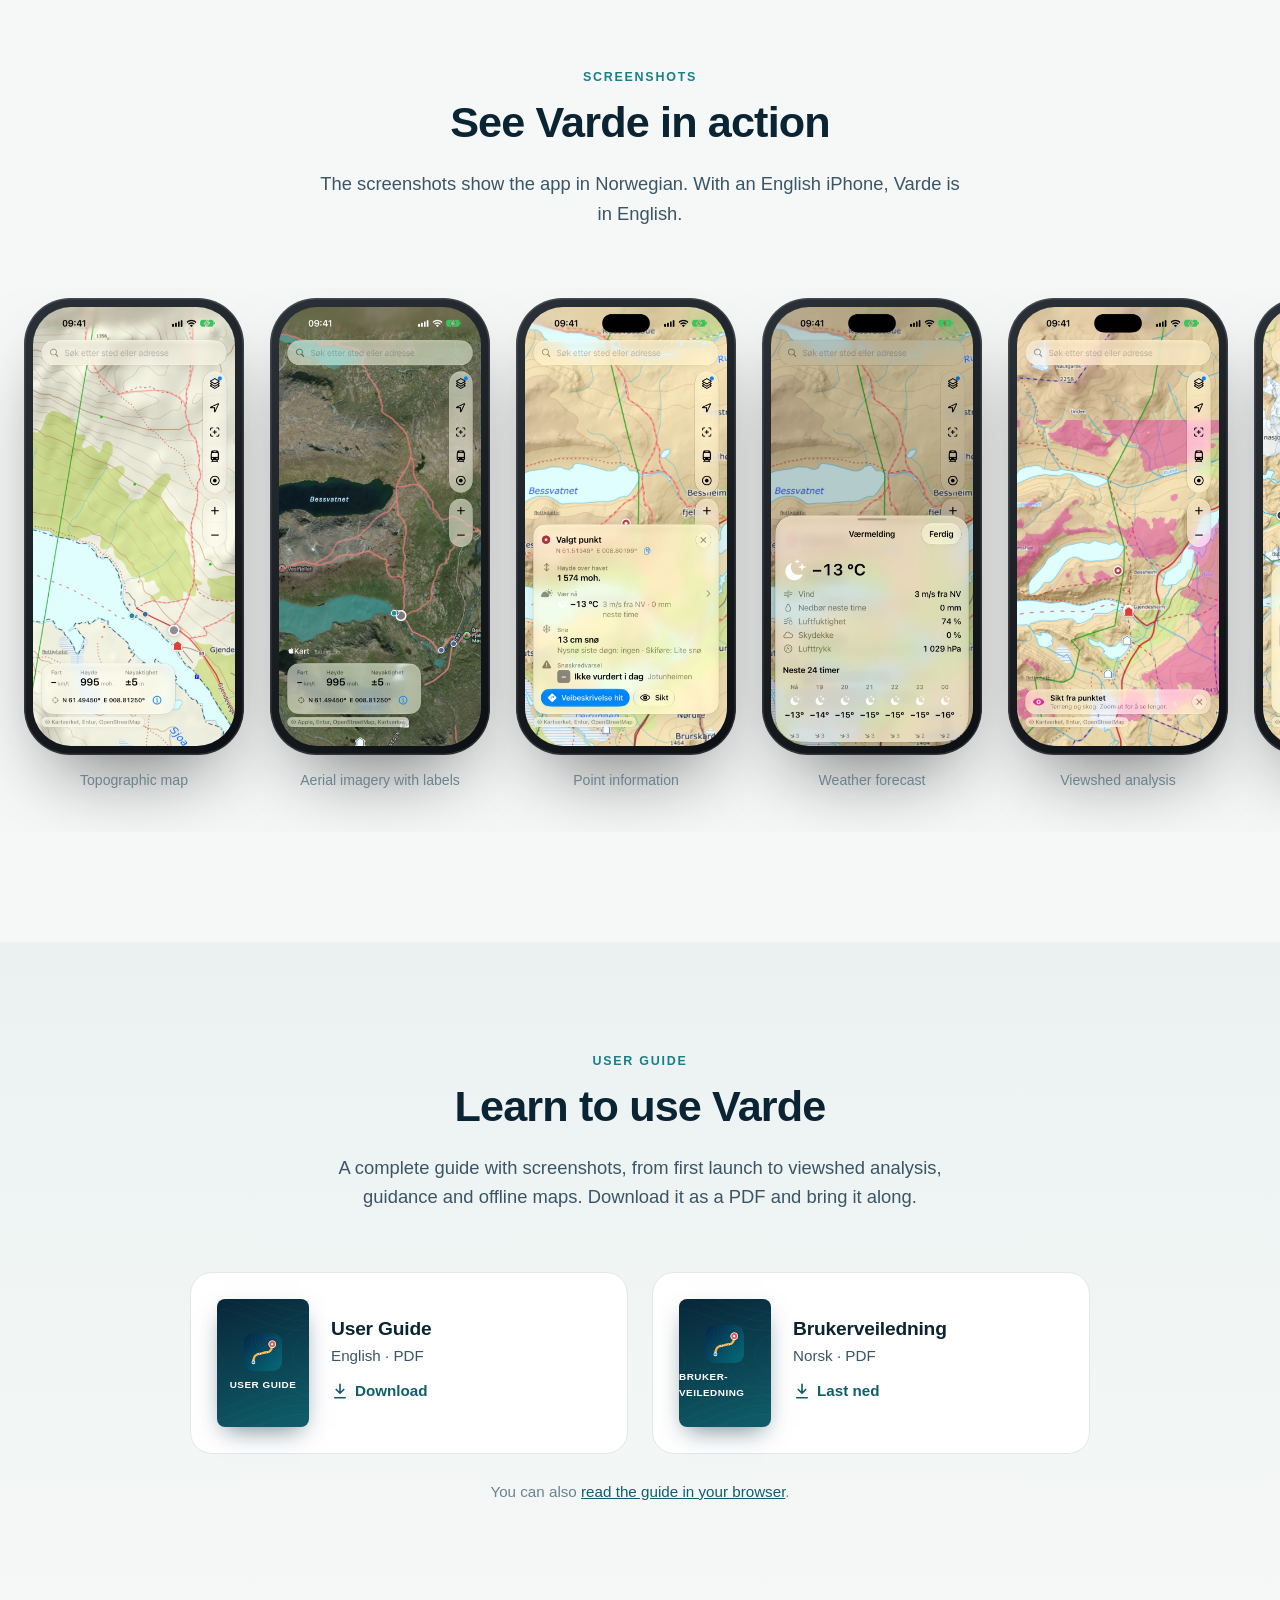
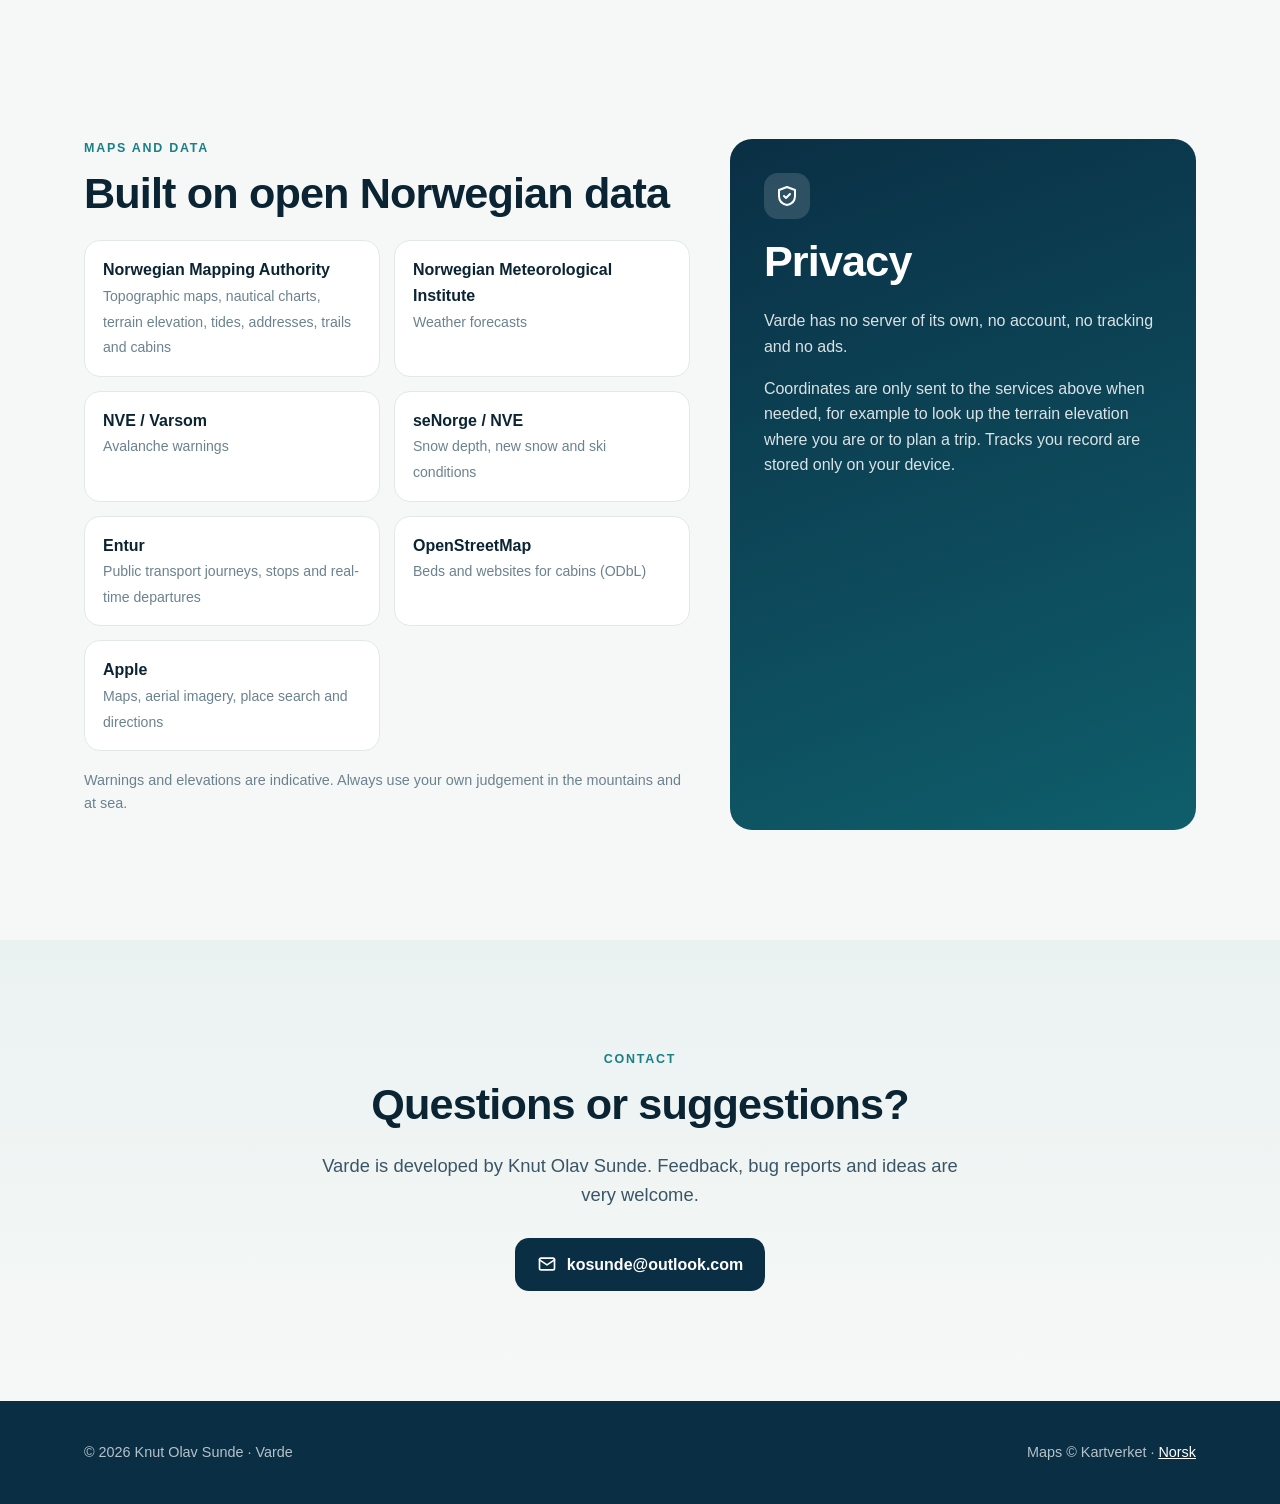
<file: en/index.html>
<!doctype html>
<html lang="en">
<head>
  <meta charset="utf-8">
  <meta name="viewport" content="width=device-width, initial-scale=1">
  <title>Varde – maps for hiking and travel in Norway</title>
  <meta name="description" content="Varde is a map app for iPhone with the Norwegian Mapping Authority's topographic maps, trails, cabins, weather, snow, viewshed analysis, trip planning, track recording and offline maps.">
  <meta property="og:title" content="Varde – maps for hiking and travel in Norway">
  <meta property="og:description" content="Topographic maps, trails, cabins, weather, snow, viewshed analysis and trip planning in one app.">
  <meta property="og:image" content="../assets/screens/map.jpg">
  <link rel="icon" href="../assets/icon-256.png">
  <link rel="apple-touch-icon" href="../assets/icon-256.png">
  <link rel="alternate" hreflang="nb" href="../">
  <link rel="alternate" hreflang="en" href="./">
  <link rel="stylesheet" href="../assets/style.css">
</head>
<body>

<nav class="nav">
  <div class="wrap">
    <a class="brand" href="#top"><img src="../assets/icon-256.png" alt="">Varde</a>
    <div class="nav-links">
      <a href="#features">Features</a>
      <a href="#viewshed">Viewshed</a>
      <a href="#screens">Screenshots</a>
      <a href="#guide" class="keep">Guide</a>
      <span class="lang" aria-label="Language"><a href="../" lang="nb" style="color:#fff;text-decoration:none">NO</a><span>EN</span></span>
    </div>
  </div>
</nav>

<header class="hero" id="top">
  <div class="wrap">
    <div class="hero-text">
      <img class="hero-icon" src="../assets/icon-256.png" alt="The Varde icon">
      <h1>Maps for hiking and travel <span class="accent">in Norway</span></h1>
      <p class="lead">Varde brings together the detailed maps of the Norwegian Mapping Authority, marked trails, cabins, weather, snow and avalanche warnings, viewshed analysis, public transport and spoken guidance in one fast, clean app for iPhone.</p>
      <div class="badges">
        <span class="badge">Kartverket maps</span><span class="badge">Offline maps</span><span class="badge">CarPlay</span><span class="badge">English and Norwegian</span><span class="badge">No account, no ads</span>
      </div>
      <div class="buttons">
        <a class="btn btn-primary" href="../guide/Varde-user-guide.pdf" download>
          <svg viewBox="0 0 24 24" fill="none" stroke="currentColor" stroke-width="2.2" stroke-linecap="round" stroke-linejoin="round"><path d="M12 3v12M7 10l5 5 5-5M5 21h14"/></svg>
          Download the user guide
        </a>
        <a class="btn btn-ghost" href="#features">See what Varde can do</a>
      </div>
    </div>
    <div class="hero-phones" aria-hidden="true">
      <div class="phone"><img src="../assets/screens/aerial.jpg" alt=""></div>
      <div class="phone"><img src="../assets/screens/map.jpg" alt=""></div>
    </div>
  </div>
</header>

<main>

<section id="features">
  <div class="wrap">
    <div class="section-head reveal">
      <div class="eyebrow">Features</div>
      <h2>Everything you need outdoors, in one app</h2>
      <p class="lead">From a Sunday walk in the woods to a mountain hike in Jotunheimen and the train ride home. Varde uses data from the Norwegian Mapping Authority, the Norwegian Meteorological Institute, NVE and Entur.</p>
    </div>
    <div class="features">
      <div class="feature reveal">
        <div class="ico c-teal"><svg viewBox="0 0 24 24" fill="none" stroke="currentColor" stroke-width="2" stroke-linecap="round" stroke-linejoin="round"><path d="M9 4 3 6v14l6-2 6 2 6-2V4l-6 2-6-2z"/><path d="M9 4v14M15 6v14"/></svg></div>
        <h3>Norway's official maps</h3>
        <p>Topographic, greyscale, toporaster, nautical charts and aerial imagery. Outside Norway, Apple's maps and imagery are used.</p>
      </div>
      <div class="feature reveal">
        <div class="ico c-orange"><svg viewBox="0 0 24 24" fill="none" stroke="currentColor" stroke-width="2" stroke-linecap="round" stroke-linejoin="round"><circle cx="13" cy="4" r="2"/><path d="m7 21 3-7 3 2v5M10 14l1-5 4 3 3 1M8 9l3 0"/></svg></div>
        <h3>Trails and cabins</h3>
        <p>Marked hiking and cycling routes from the national trail database, and mountain cabins with the same symbols as ut.no.</p>
      </div>
      <div class="feature reveal">
        <div class="ico c-blue"><svg viewBox="0 0 24 24" fill="none" stroke="currentColor" stroke-width="2" stroke-linecap="round" stroke-linejoin="round"><path d="M17.5 19a4.5 4.5 0 0 0 0-9 6 6 0 0 0-11.5 2A3.5 3.5 0 0 0 6.5 19z"/></svg></div>
        <h3>Weather, snow and avalanches</h3>
        <p>Touch and hold the map for elevation, current weather, snow depth and ski conditions, avalanche warnings and tides at that exact point.</p>
      </div>
      <div class="feature reveal">
        <div class="ico c-magenta"><svg viewBox="0 0 24 24" fill="none" stroke="currentColor" stroke-width="2" stroke-linecap="round" stroke-linejoin="round"><path d="M2 12s3.5-7 10-7 10 7 10 7-3.5 7-10 7S2 12 2 12z"/><circle cx="12" cy="12" r="3"/></svg></div>
        <h3>Viewshed analysis</h3>
        <p>See which parts of the landscape are visible from a point, accounting for terrain, forest, the curvature of the earth and lookout towers.</p>
      </div>
      <div class="feature reveal">
        <div class="ico c-coral"><svg viewBox="0 0 24 24" fill="none" stroke="currentColor" stroke-width="2" stroke-linecap="round" stroke-linejoin="round"><path d="M12 2 2 12l10 10 10-10z"/><path d="M9 14v-2a2 2 0 0 1 2-2h4M13 8l2 2-2 2"/></svg></div>
        <h3>Trip planning</h3>
        <p>Directions by public transport, car, on foot and by bicycle, and routes via several places with suggestions for a faster order. With an elevation profile and spoken turn-by-turn guidance, also in CarPlay.</p>
      </div>
      <div class="feature reveal">
        <div class="ico c-deep"><svg viewBox="0 0 24 24" fill="none" stroke="currentColor" stroke-width="2" stroke-linecap="round" stroke-linejoin="round"><rect x="5" y="3" width="14" height="14" rx="3"/><path d="M5 11h14M8 21l2-4M16 21l-2-4"/><circle cx="9" cy="14" r=".5"/><circle cx="15" cy="14" r=".5"/></svg></div>
        <h3>Public transport</h3>
        <p>Bus, train, tram and boat stops with real-time departures from Entur, and the nearest stop with a single tap.</p>
      </div>
      <div class="feature reveal">
        <div class="ico c-coral"><svg viewBox="0 0 24 24" fill="none" stroke="currentColor" stroke-width="2" stroke-linecap="round" stroke-linejoin="round"><circle cx="12" cy="12" r="9"/><circle cx="12" cy="12" r="4" fill="currentColor"/></svg></div>
        <h3>Track recording</h3>
        <p>Record your trip, even with the screen locked, see it on the map and share the track as a GPX file. Open GPX files from other apps, give places, tracks and routes a name, note and folder, and show all your tracks, routes and places on the map.</p>
      </div>
      <div class="feature reveal">
        <div class="ico c-green"><svg viewBox="0 0 24 24" fill="none" stroke="currentColor" stroke-width="2" stroke-linecap="round" stroke-linejoin="round"><circle cx="12" cy="12" r="9"/><path d="M12 7v9M8 12l4 4 4-4"/></svg></div>
        <h3>Offline maps</h3>
        <p>Download the area you are heading to, including trails, before you go where there is no coverage.</p>
      </div>
      <div class="feature reveal">
        <div class="ico c-teal"><svg viewBox="0 0 24 24" fill="none" stroke="currentColor" stroke-width="2" stroke-linecap="round" stroke-linejoin="round"><path d="M12 2v4M12 18v4M2 12h4M18 12h4"/><circle cx="12" cy="12" r="5"/></svg></div>
        <h3>Coordinates and crosshair</h3>
        <p>Search by coordinates, show them in four formats including UTM, and copy them with a single tap.</p>
      </div>
    </div>
  </div>
</section>

<section class="tint">
  <div class="wrap">
    <div class="showcase reveal">
      <div>
        <div class="eyebrow">The maps</div>
        <h2>Norway's best maps, in your pocket</h2>
        <p class="lead">Varde shows the Norwegian Mapping Authority's topographic maps with contour lines, paths and hill shading, with trails, cabins and stops on top.</p>
        <ul>
          <li>Seven base maps: Apple Maps, Topographic, Greyscale, Toporaster, Nautical chart, Aerial imagery and Aerial imagery with labels</li>
          <li>Dim the base map so trails, cabins and the viewshed stand out</li>
          <li>Norwegian Trekking Association (DNT) cabins in red and other cabins in blue, with beds and a link to ut.no</li>
          <li>Tracking mode with north up or heading up</li>
        </ul>
      </div>
      <div class="showcase-media">
        <div class="phone"><img src="../assets/screens/map.jpg" alt="Topographic map of Gjende and Besseggen with trails and cabins" loading="lazy"></div>
        <div class="phone small"><img src="../assets/screens/settings.jpg" alt="Maps and views with the choice of base map" loading="lazy"></div>
      </div>
    </div>

    <div class="showcase flip reveal">
      <div>
        <div class="eyebrow">Point information</div>
        <h2>Touch and hold the map</h2>
        <p class="lead">A long press anywhere brings up a card with everything worth knowing about that exact spot.</p>
        <ul>
          <li>Terrain elevation from the Mapping Authority's laser data</li>
          <li>Current weather and a detailed forecast from the Norwegian Meteorological Institute</li>
          <li>Snow depth, new snow and ski conditions from seNorge, and today's avalanche warning from Varsom</li>
          <li>Next high and low tide at the nearest station</li>
          <li>Coordinates you can copy, and directions to the point</li>
        </ul>
      </div>
      <div class="showcase-media">
        <div class="phone"><img src="../assets/screens/infocard.jpg" alt="Info card for a summit with elevation, weather and snow" loading="lazy"></div>
        <div class="phone small"><img src="../assets/screens/forecast.jpg" alt="Detailed weather forecast" loading="lazy"></div>
      </div>
    </div>
  </div>
</section>

<section id="viewshed">
  <div class="wrap">
    <div class="spotlight reveal">
      <div class="showcase">
        <div>
          <div class="eyebrow">Viewshed analysis</div>
          <h2>What can you see from the top?</h2>
          <p class="lead">Pick a point and tap “View”. Varde calculates which parts of the terrain are visible from there and colours them on the map.</p>
          <ul>
            <li>Terrain model from the Mapping Authority, with earth curvature and refraction</li>
            <li>Forest blocks the view, and you can choose how tall it is</li>
            <li>Stand in a lookout tower up to 50 metres tall to see over the treetops</li>
            <li>A forest edge right next to you is taken into account, however far you zoom out</li>
            <li>Zoom out to see further, and the view is recalculated</li>
          </ul>
        </div>
        <div class="showcase-media">
          <div class="phone"><img src="../assets/screens/viewshed.jpg" alt="Viewshed from a summit by Gjende, visible area in magenta" loading="lazy"></div>
        </div>
      </div>
    </div>
  </div>
</section>

<section class="tint">
  <div class="wrap">
    <div class="showcase reveal">
      <div>
        <div class="eyebrow">Travel</div>
        <h2>From your door to the summit, and home again</h2>
        <p class="lead">Plan your trip by public transport, car, on foot or by bicycle. Varde shows the alternatives and the elevation profile, and guides you along the way.</p>
        <ul>
          <li>Public transport journeys and real-time departures from Entur</li>
          <li>Routes via several places, with a mode of travel for each leg and suggestions for a faster order</li>
          <li>Spoken guidance, stop by stop, that finds a new route if you go the wrong way</li>
          <li>Works in CarPlay</li>
          <li>The nearest stop, with walking route and departures, in a single tap</li>
        </ul>
      </div>
      <div class="showcase-media">
        <div class="phone"><img src="../assets/screens/trip.jpg" alt="Directions to Gjendebu with two alternatives" loading="lazy"></div>
        <div class="phone small"><img src="../assets/screens/transit.jpg" alt="Real-time departures from Oslo Central Station" loading="lazy"></div>
      </div>
    </div>

    <div class="showcase flip reveal">
      <div>
        <div class="eyebrow">Tracks and offline maps</div>
        <h2>Ready for the mountains, even without coverage</h2>
        <p class="lead">Download the maps before you leave, and record the trip as you go.</p>
        <ul>
          <li>Download the visible area at five levels of detail, including trails</li>
          <li>Maps you have viewed are saved too, so they show up offline later</li>
          <li>Track recording that keeps going when the screen is locked</li>
          <li>Share the track as a GPX file, and open tracks, routes and waypoints from other apps</li>
        </ul>
      </div>
      <div class="showcase-media">
        <div class="phone"><img src="../assets/screens/tracks.jpg" alt="Tracks with recording and saved tracks" loading="lazy"></div>
      </div>
    </div>
  </div>
</section>

<section id="screens">
  <div class="section-head reveal wrap">
    <div class="eyebrow">Screenshots</div>
    <h2>See Varde in action</h2>
    <p class="lead">The screenshots show the app in Norwegian. With an English iPhone, Varde is in English.</p>
  </div>
  <div class="gallery">
    <figure><div class="phone"><img src="../assets/screens/map.jpg" alt="" loading="lazy"></div><figcaption>Topographic map</figcaption></figure>
    <figure><div class="phone"><img src="../assets/screens/aerial.jpg" alt="" loading="lazy"></div><figcaption>Aerial imagery with labels</figcaption></figure>
    <figure><div class="phone"><img src="../assets/screens/infocard.jpg" alt="" loading="lazy"></div><figcaption>Point information</figcaption></figure>
    <figure><div class="phone"><img src="../assets/screens/forecast.jpg" alt="" loading="lazy"></div><figcaption>Weather forecast</figcaption></figure>
    <figure><div class="phone"><img src="../assets/screens/viewshed.jpg" alt="" loading="lazy"></div><figcaption>Viewshed analysis</figcaption></figure>
    <figure><div class="phone"><img src="../assets/screens/trip.jpg" alt="" loading="lazy"></div><figcaption>Directions</figcaption></figure>
    <figure><div class="phone"><img src="../assets/screens/transit.jpg" alt="" loading="lazy"></div><figcaption>Real-time departures</figcaption></figure>
    <figure><div class="phone"><img src="../assets/screens/tracks.jpg" alt="" loading="lazy"></div><figcaption>Tracks</figcaption></figure>
    <figure><div class="phone"><img src="../assets/screens/settings.jpg" alt="" loading="lazy"></div><figcaption>Maps and views</figcaption></figure>
  </div>
</section>

<section id="guide" class="tint">
  <div class="wrap">
    <div class="section-head reveal">
      <div class="eyebrow">User guide</div>
      <h2>Learn to use Varde</h2>
      <p class="lead">A complete guide with screenshots, from first launch to viewshed analysis, guidance and offline maps. Download it as a PDF and bring it along.</p>
    </div>
    <div class="guides reveal">
      <a class="guide-card" href="../guide/Varde-user-guide.pdf" download>
        <div class="guide-cover"><img src="../assets/icon-256.png" alt="">USER GUIDE</div>
        <div>
          <h3>User Guide</h3>
          <p>English · PDF</p>
          <span class="dl"><svg viewBox="0 0 24 24" fill="none" stroke="currentColor" stroke-width="2.2" stroke-linecap="round" stroke-linejoin="round"><path d="M12 3v12M7 10l5 5 5-5M5 21h14"/></svg>Download</span>
        </div>
      </a>
      <a class="guide-card" href="../guide/Varde-brukerveiledning.pdf" download lang="nb">
        <div class="guide-cover"><img src="../assets/icon-256.png" alt="">BRUKER&shy;VEILEDNING</div>
        <div>
          <h3>Brukerveiledning</h3>
          <p>Norsk · PDF</p>
          <span class="dl"><svg viewBox="0 0 24 24" fill="none" stroke="currentColor" stroke-width="2.2" stroke-linecap="round" stroke-linejoin="round"><path d="M12 3v12M7 10l5 5 5-5M5 21h14"/></svg>Last ned</span>
        </div>
      </a>
    </div>
    <p class="guide-online">You can also <a href="../guide/user-guide.html">read the guide in your browser</a>.</p>
  </div>
</section>

<section>
  <div class="wrap split">
    <div class="reveal">
      <div class="eyebrow">Maps and data</div>
      <h2>Built on open Norwegian data</h2>
      <div class="sources">
        <a class="source" href="https://www.kartverket.no/en"><strong>Norwegian Mapping Authority</strong><span>Topographic maps, nautical charts, terrain elevation, tides, addresses, trails and cabins</span></a>
        <a class="source" href="https://www.met.no/en"><strong>Norwegian Meteorological Institute</strong><span>Weather forecasts</span></a>
        <a class="source" href="https://www.varsom.no/en/"><strong>NVE / Varsom</strong><span>Avalanche warnings</span></a>
        <a class="source" href="https://www.senorge.no"><strong>seNorge / NVE</strong><span>Snow depth, new snow and ski conditions</span></a>
        <a class="source" href="https://www.entur.no"><strong>Entur</strong><span>Public transport journeys, stops and real-time departures</span></a>
        <a class="source" href="https://www.openstreetmap.org/copyright"><strong>OpenStreetMap</strong><span>Beds and websites for cabins (ODbL)</span></a>
        <a class="source" href="https://www.apple.com/legal/internet-services/maps/"><strong>Apple</strong><span>Maps, aerial imagery, place search and directions</span></a>
      </div>
      <p class="note">Warnings and elevations are indicative. Always use your own judgement in the mountains and at sea.</p>
    </div>
    <div class="privacy reveal">
      <div class="shield"><svg viewBox="0 0 24 24" fill="none" stroke="currentColor" stroke-width="2" stroke-linecap="round" stroke-linejoin="round"><path d="M12 3 4 6v6c0 5 3.5 8 8 9 4.5-1 8-4 8-9V6z"/><path d="m9 12 2 2 4-4"/></svg></div>
      <h2>Privacy</h2>
      <p>Varde has no server of its own, no account, no tracking and no ads.</p>
      <p>Coordinates are only sent to the services above when needed, for example to look up the terrain elevation where you are or to plan a trip. Tracks you record are stored only on your device.</p>
    </div>
  </div>
</section>

<section class="tint contact">
  <div class="wrap reveal">
    <div class="eyebrow">Contact</div>
    <h2>Questions or suggestions?</h2>
    <p class="lead" style="margin:0 auto">Varde is developed by Knut Olav Sunde. Feedback, bug reports and ideas are very welcome.</p>
    <div class="buttons">
      <a class="btn btn-dark" href="mailto:kosunde@outlook.com?subject=Varde">
        <svg viewBox="0 0 24 24" fill="none" stroke="currentColor" stroke-width="2" stroke-linecap="round" stroke-linejoin="round"><rect x="3" y="5" width="18" height="14" rx="2"/><path d="m3 7 9 6 9-6"/></svg>
        kosunde@outlook.com
      </a>
    </div>
  </div>
</section>

</main>

<footer>
  <div class="wrap">
    <span>© 2026 Knut Olav Sunde · Varde</span>
    <span>Maps © Kartverket · <a href="../">Norsk</a></span>
  </div>
</footer>

<script>
  // Fades the sections in as they scroll into view
  const observer = new IntersectionObserver(entries => {
    for (const entry of entries) {
      if (entry.isIntersecting) { entry.target.classList.add('visible'); observer.unobserve(entry.target); }
    }
  }, { threshold: 0.12 });
  document.querySelectorAll('.reveal').forEach(el => observer.observe(el));
</script>
</body>
</html>
</file>
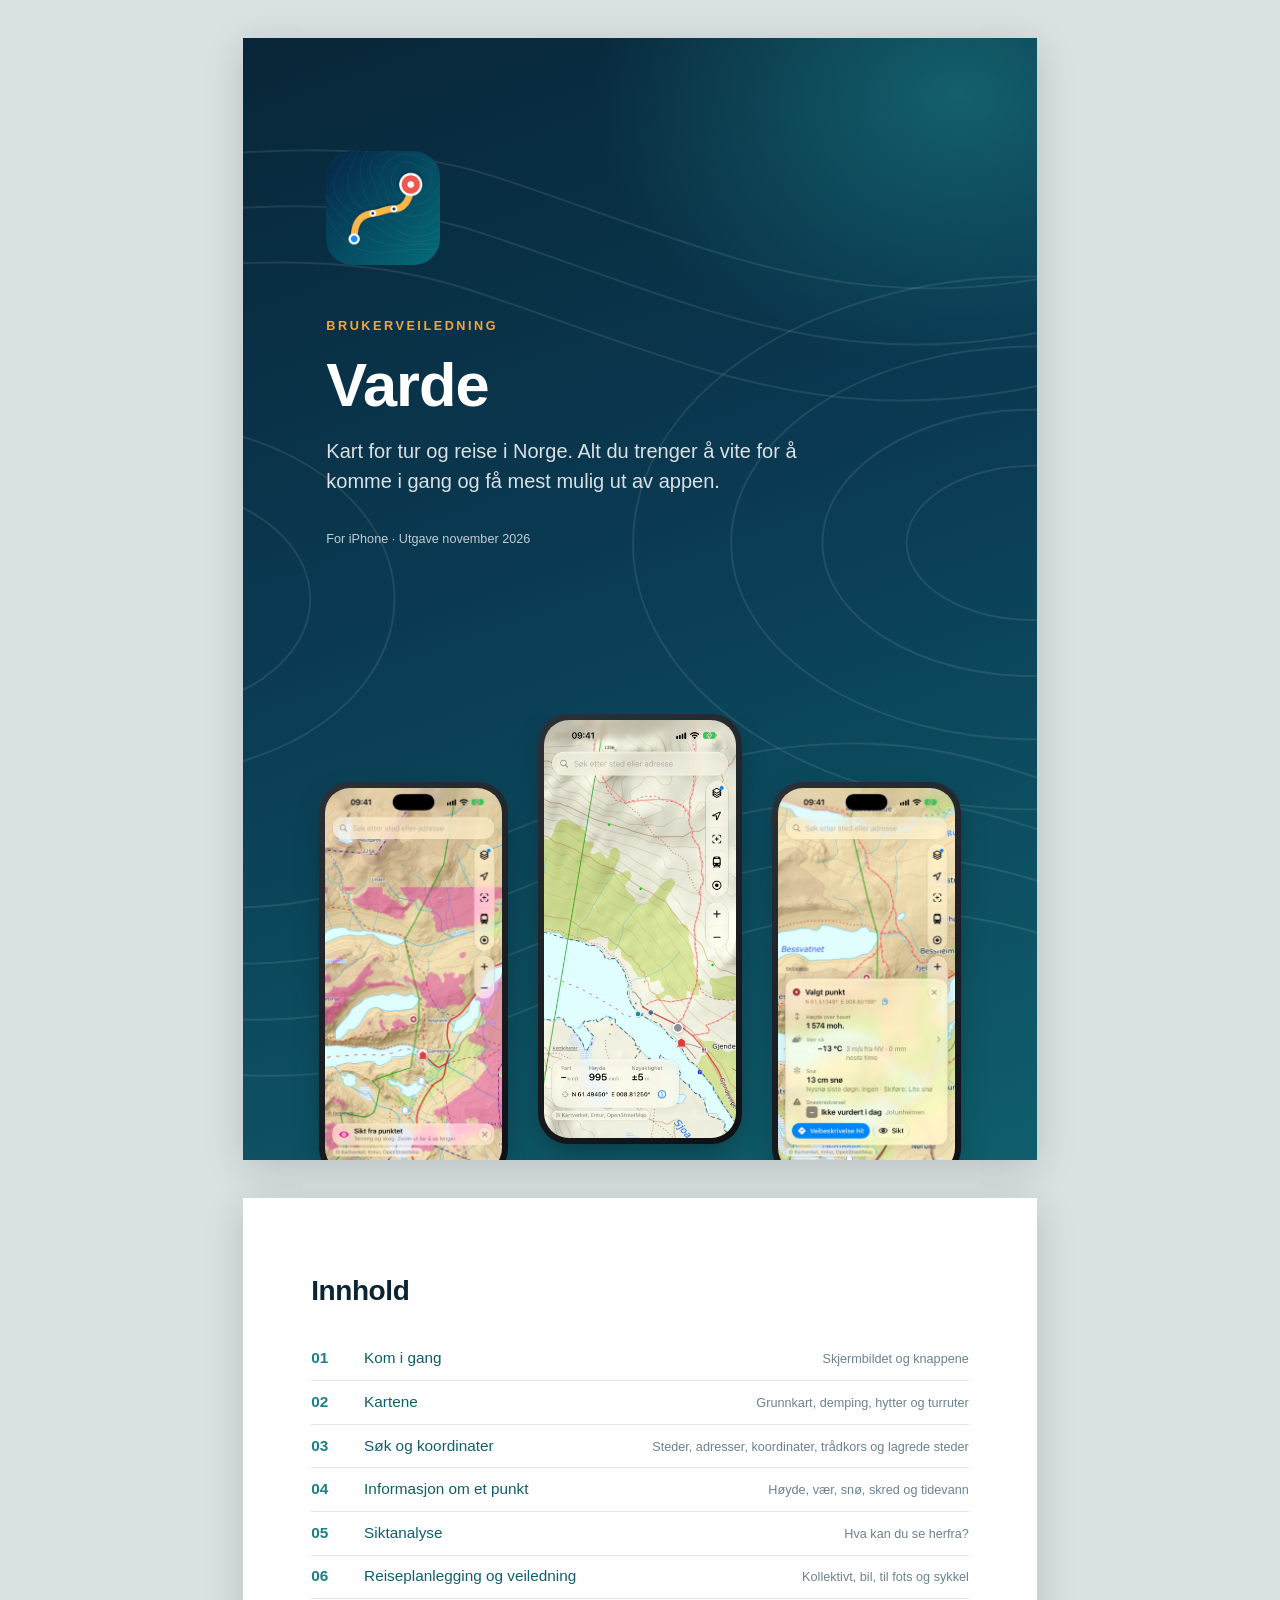
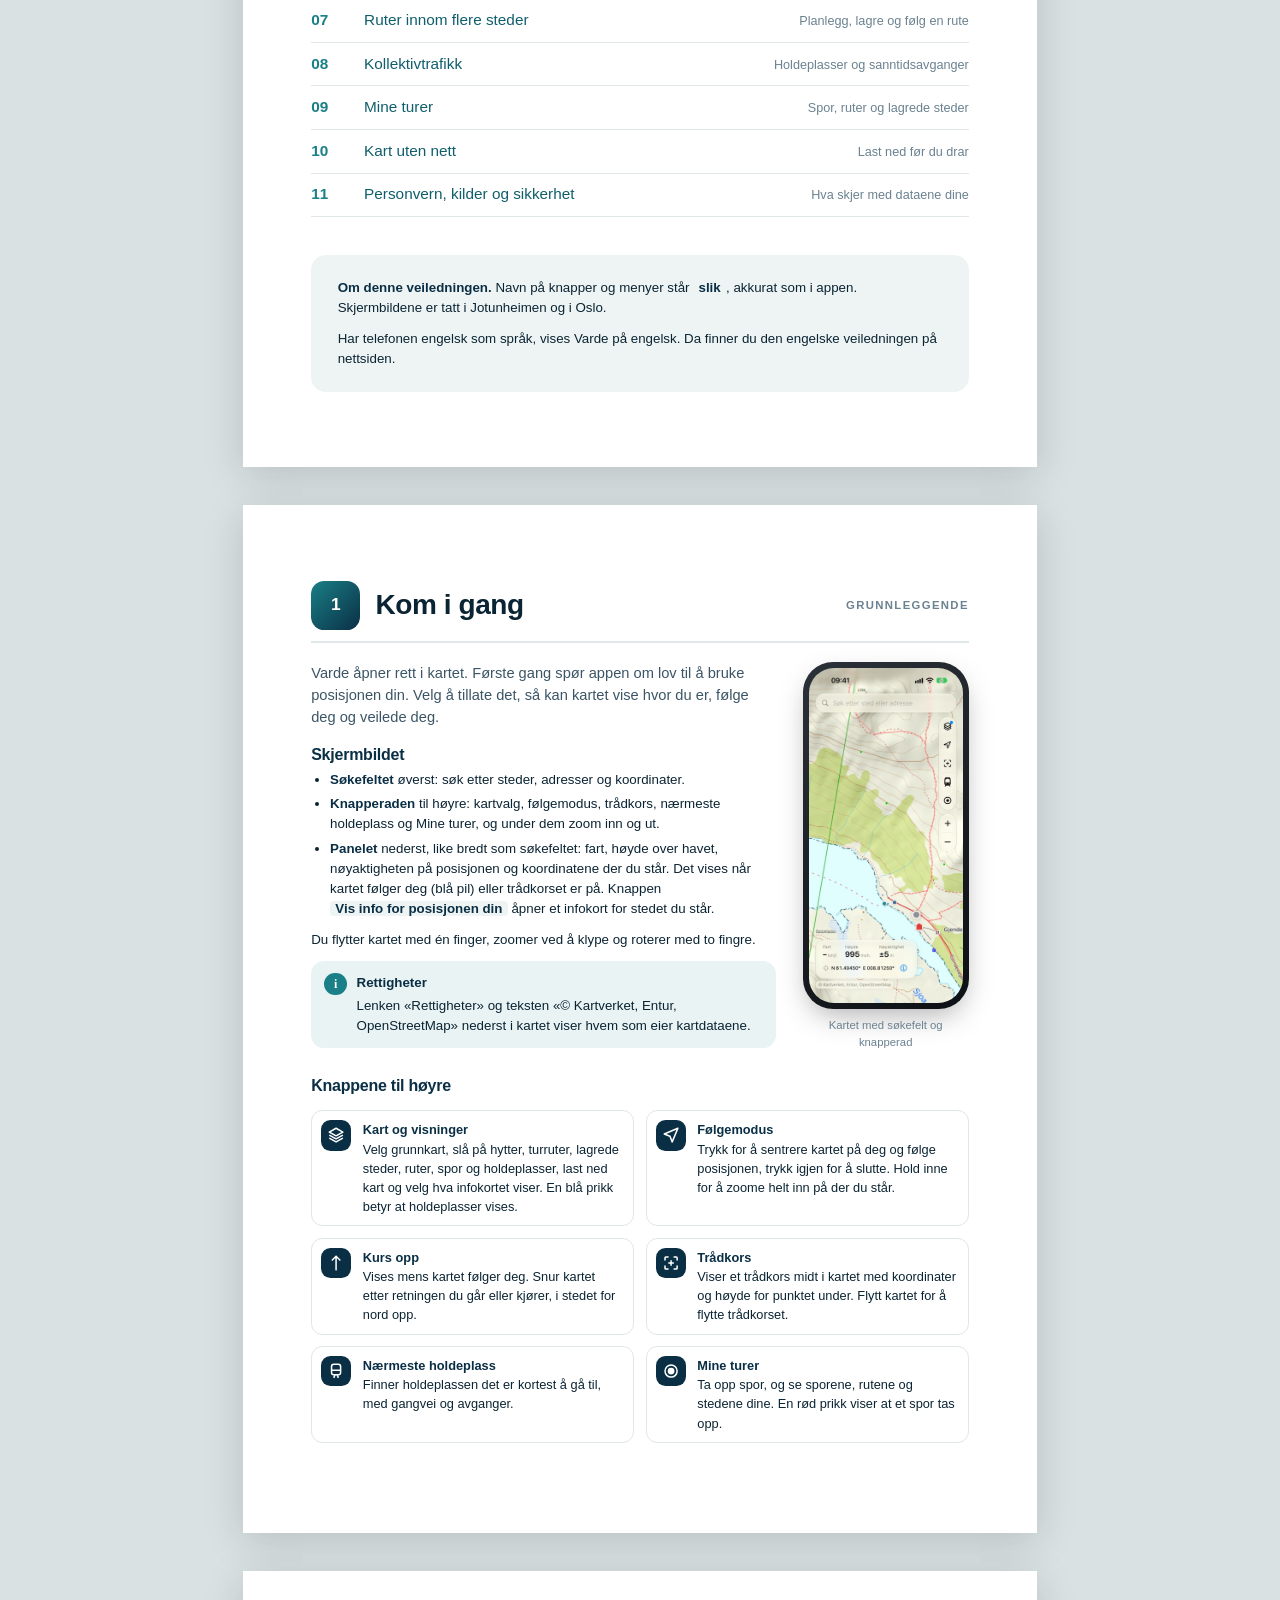
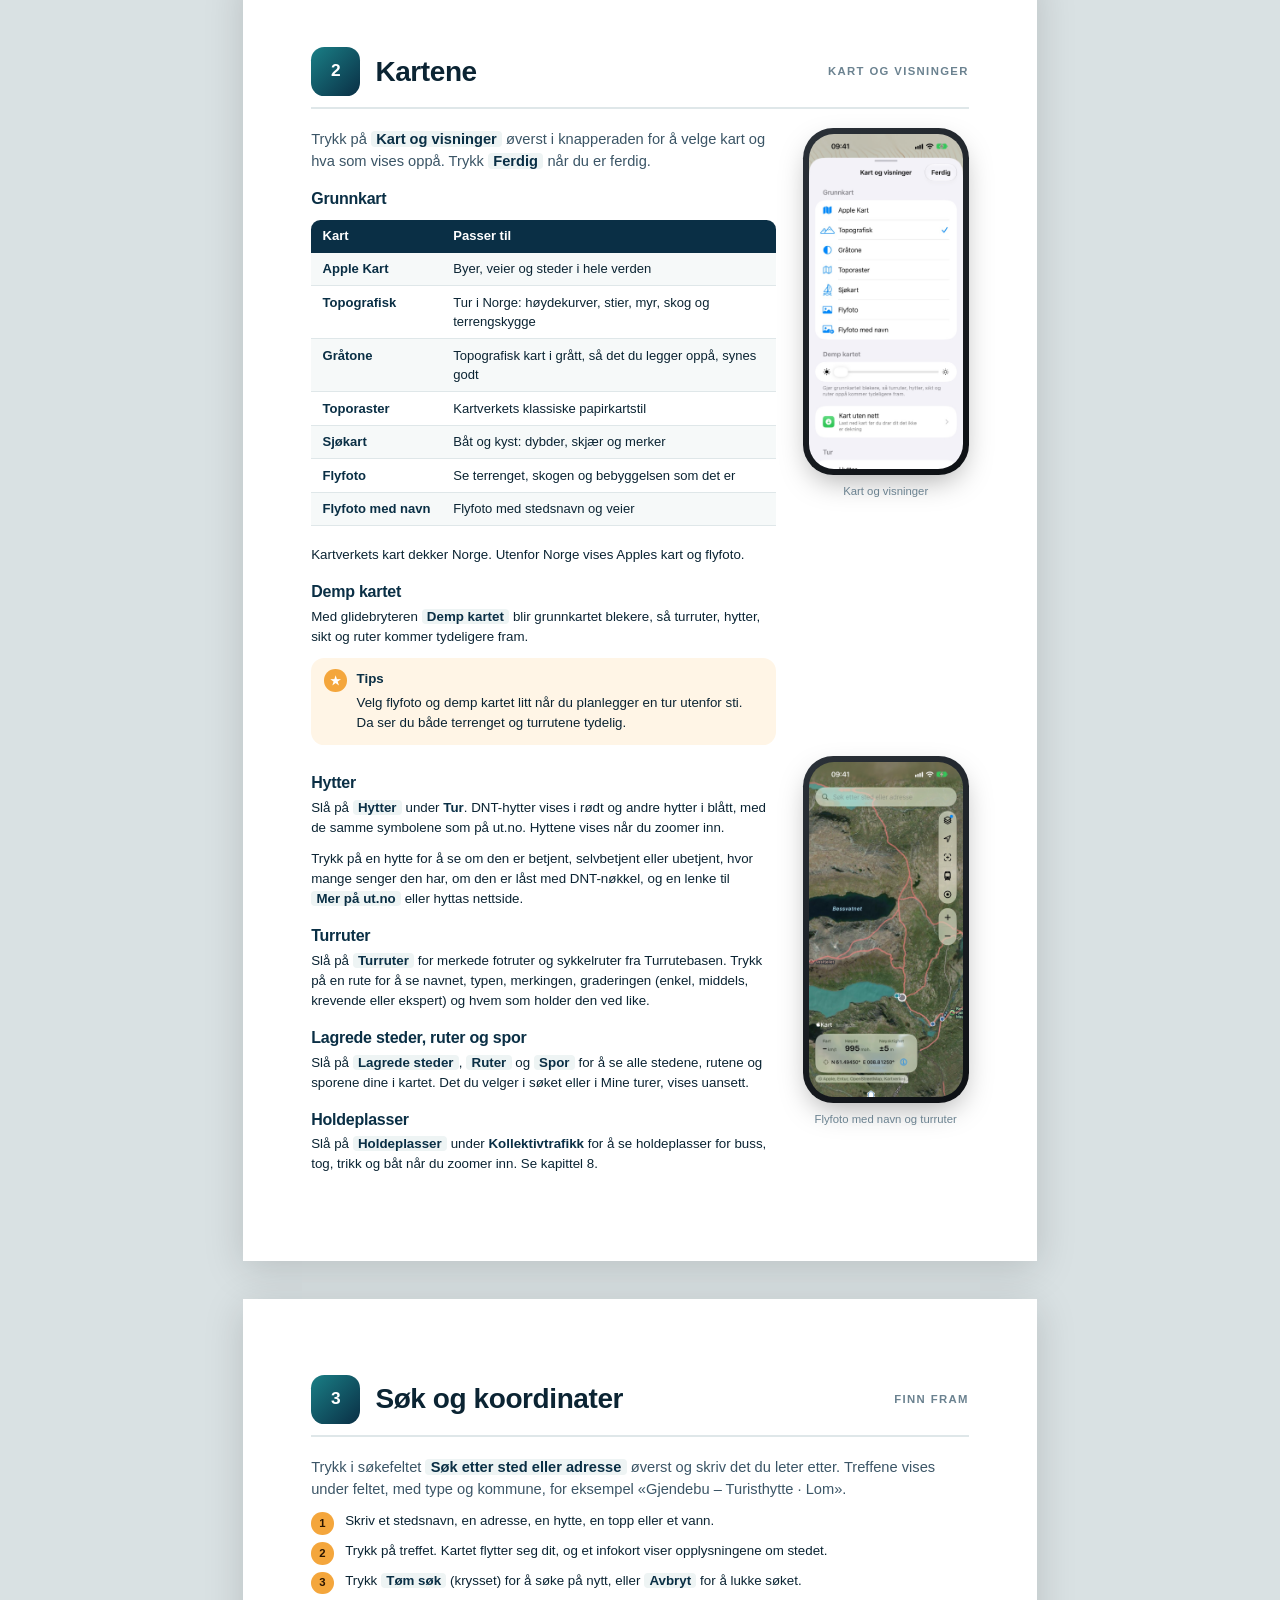
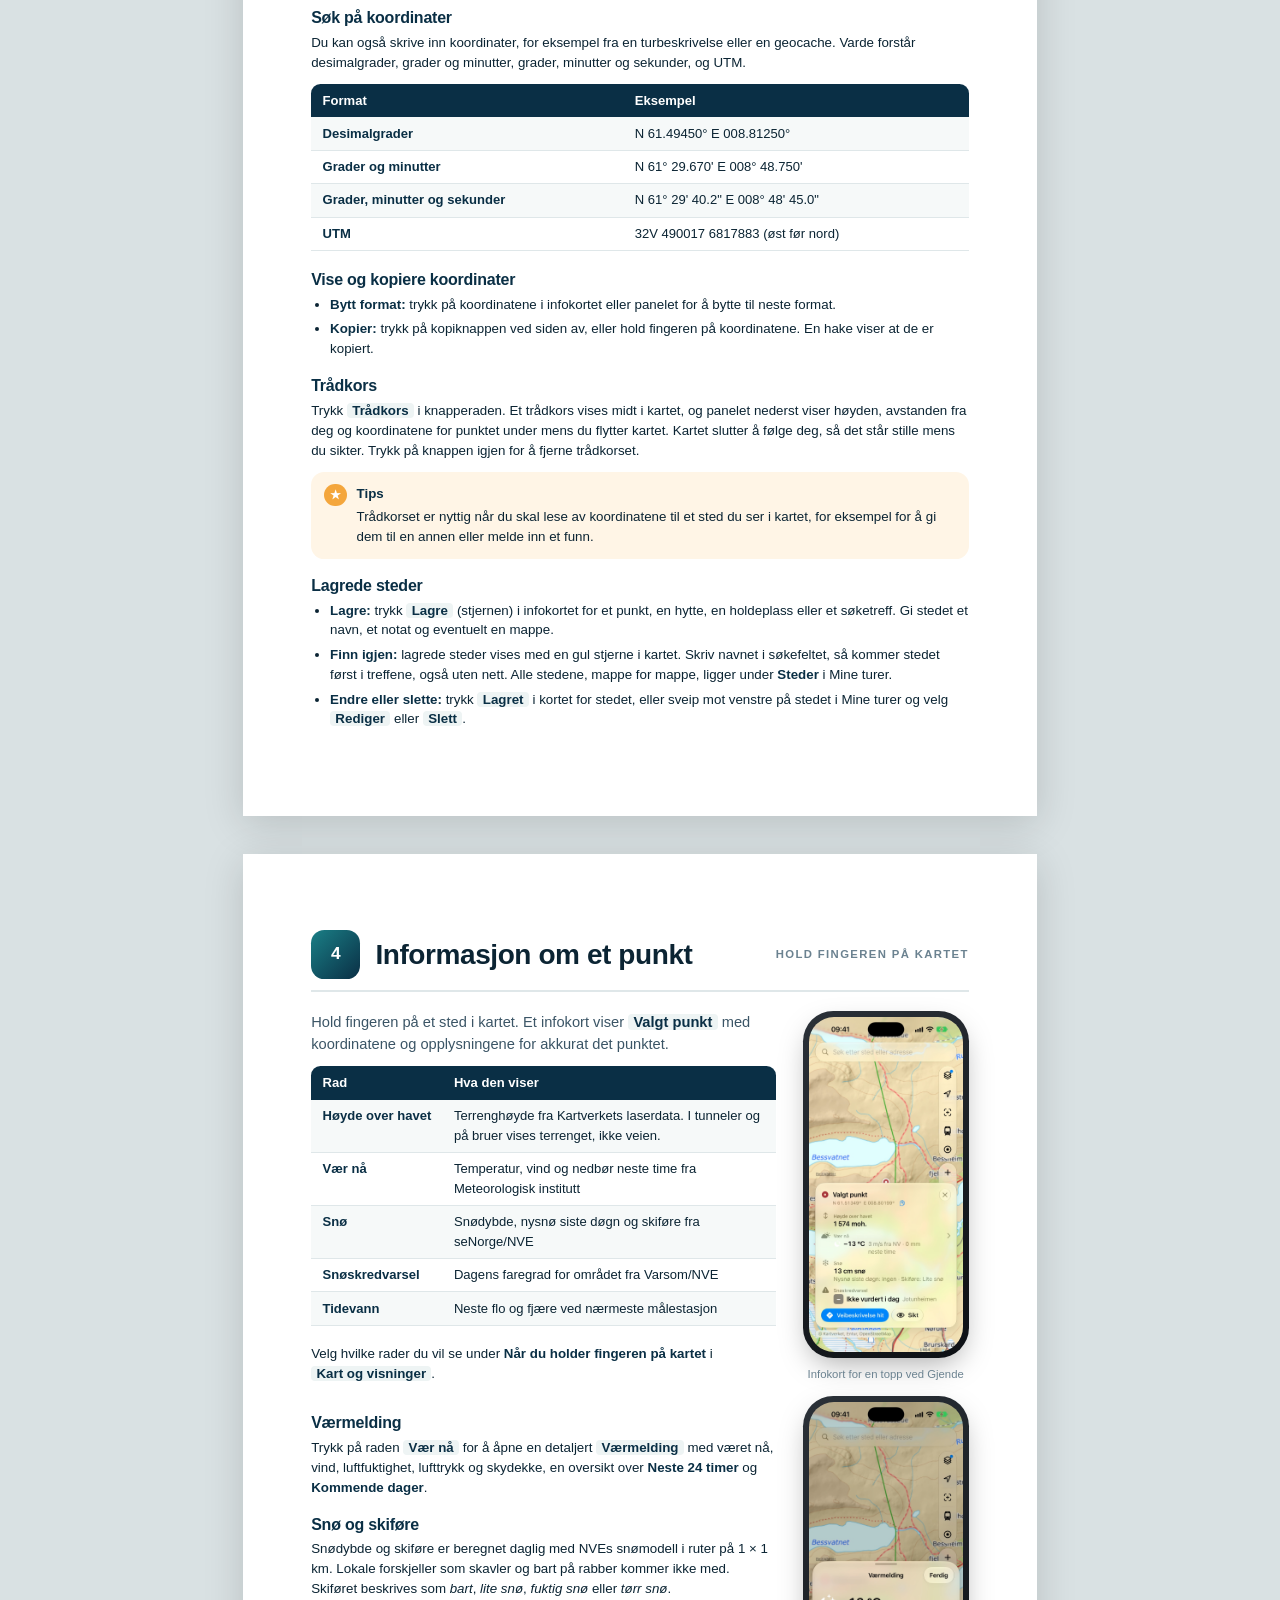
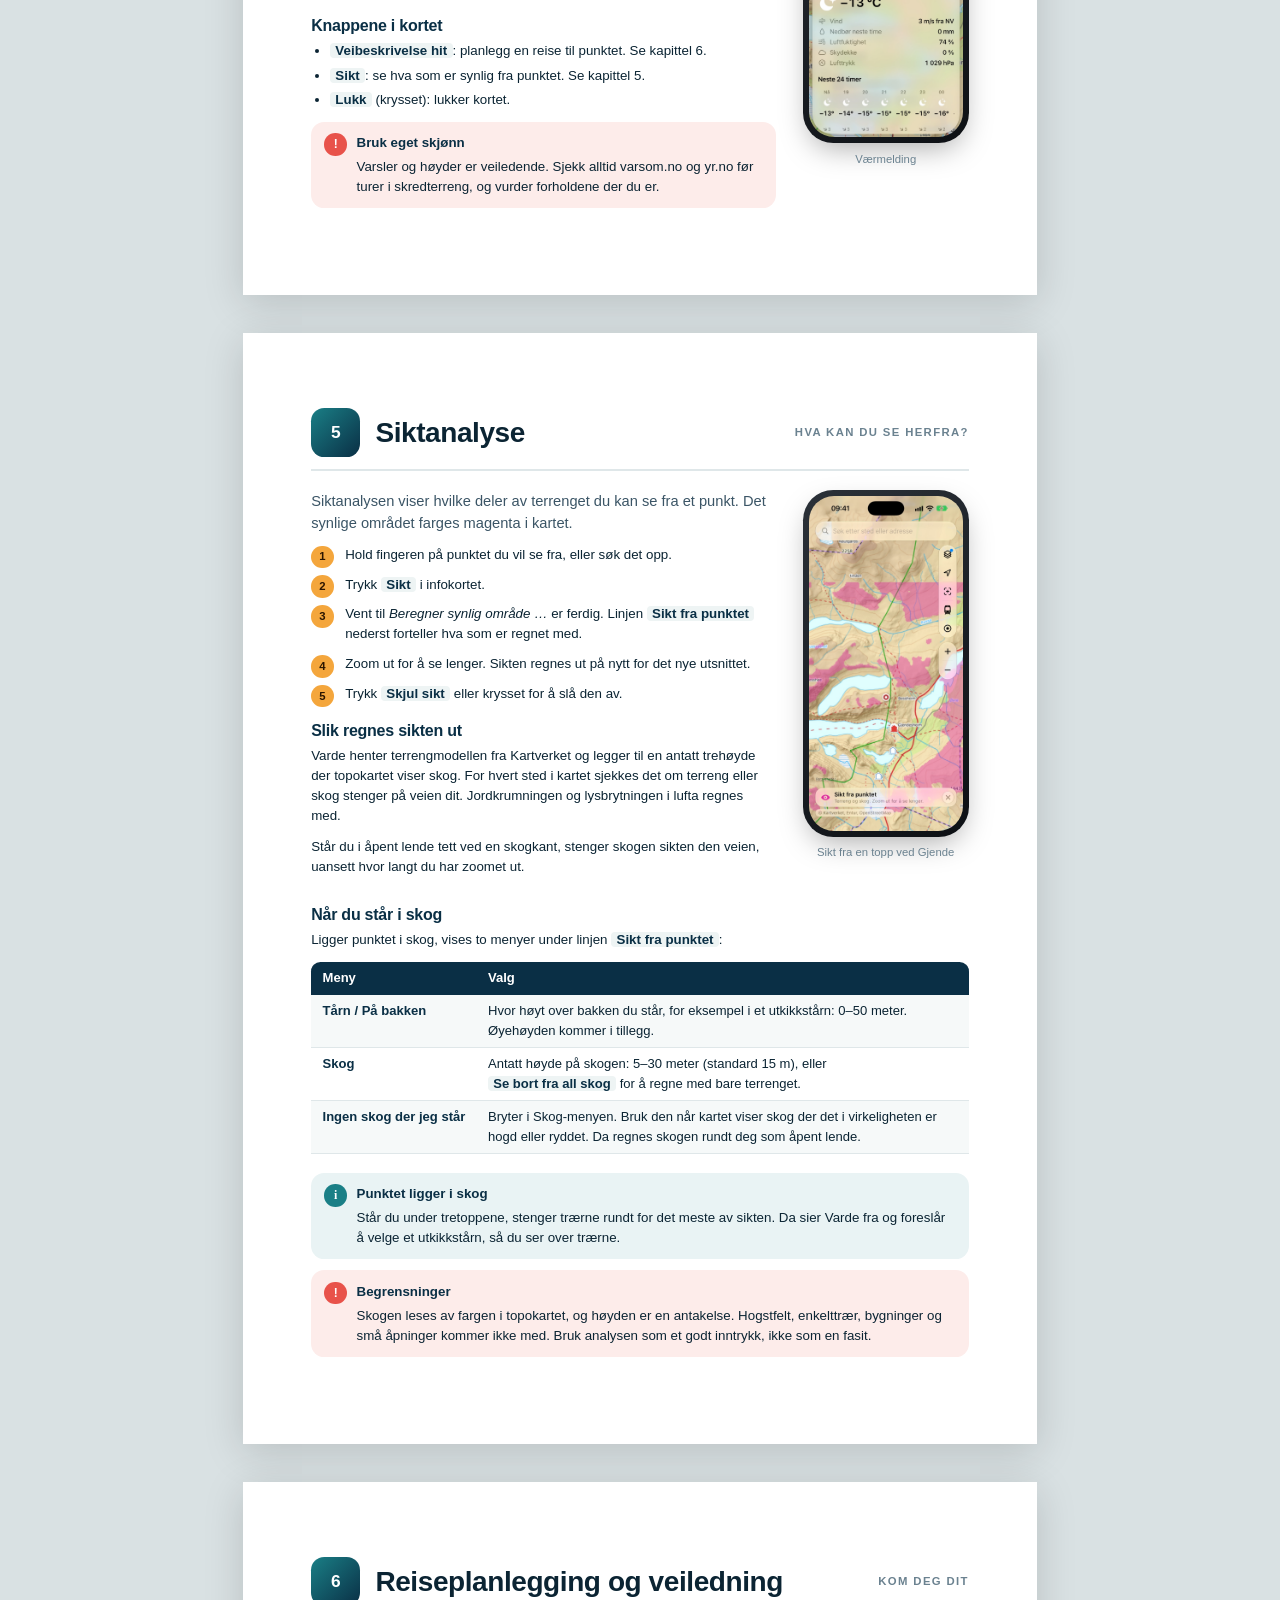
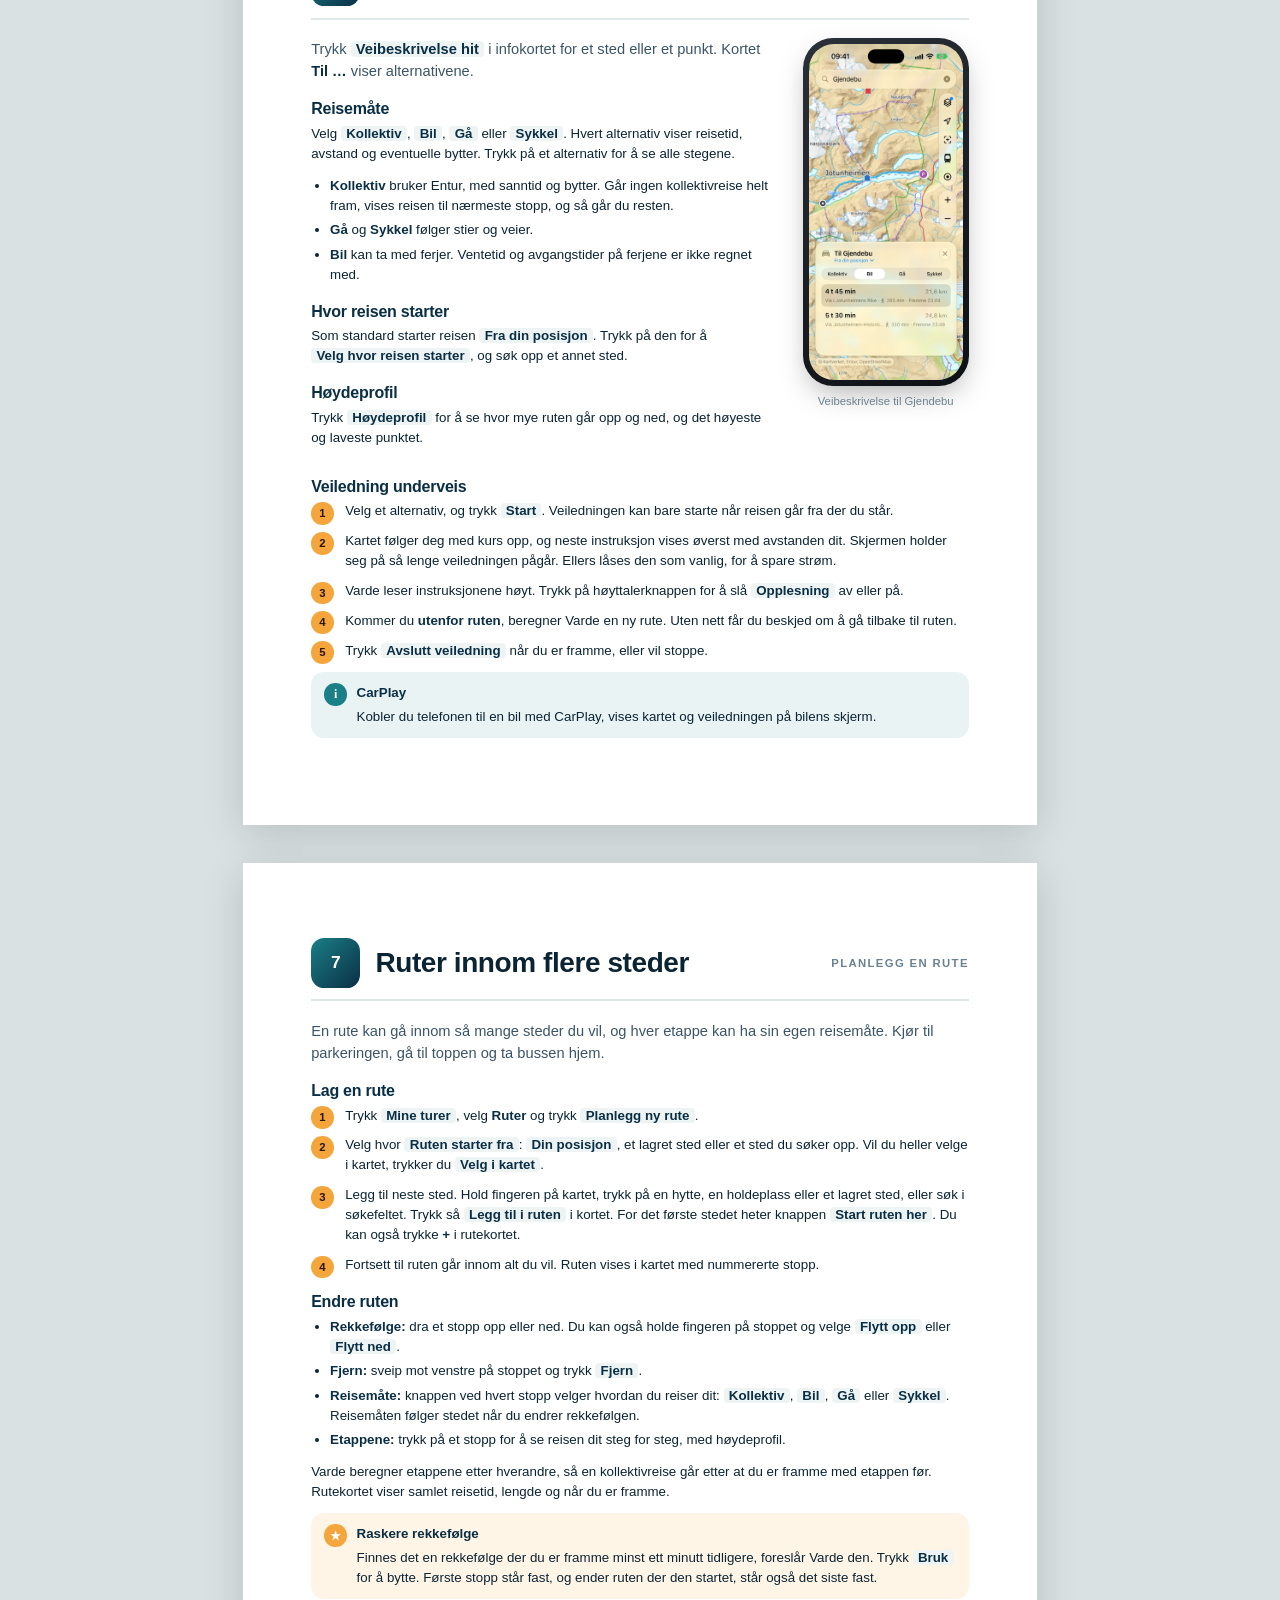
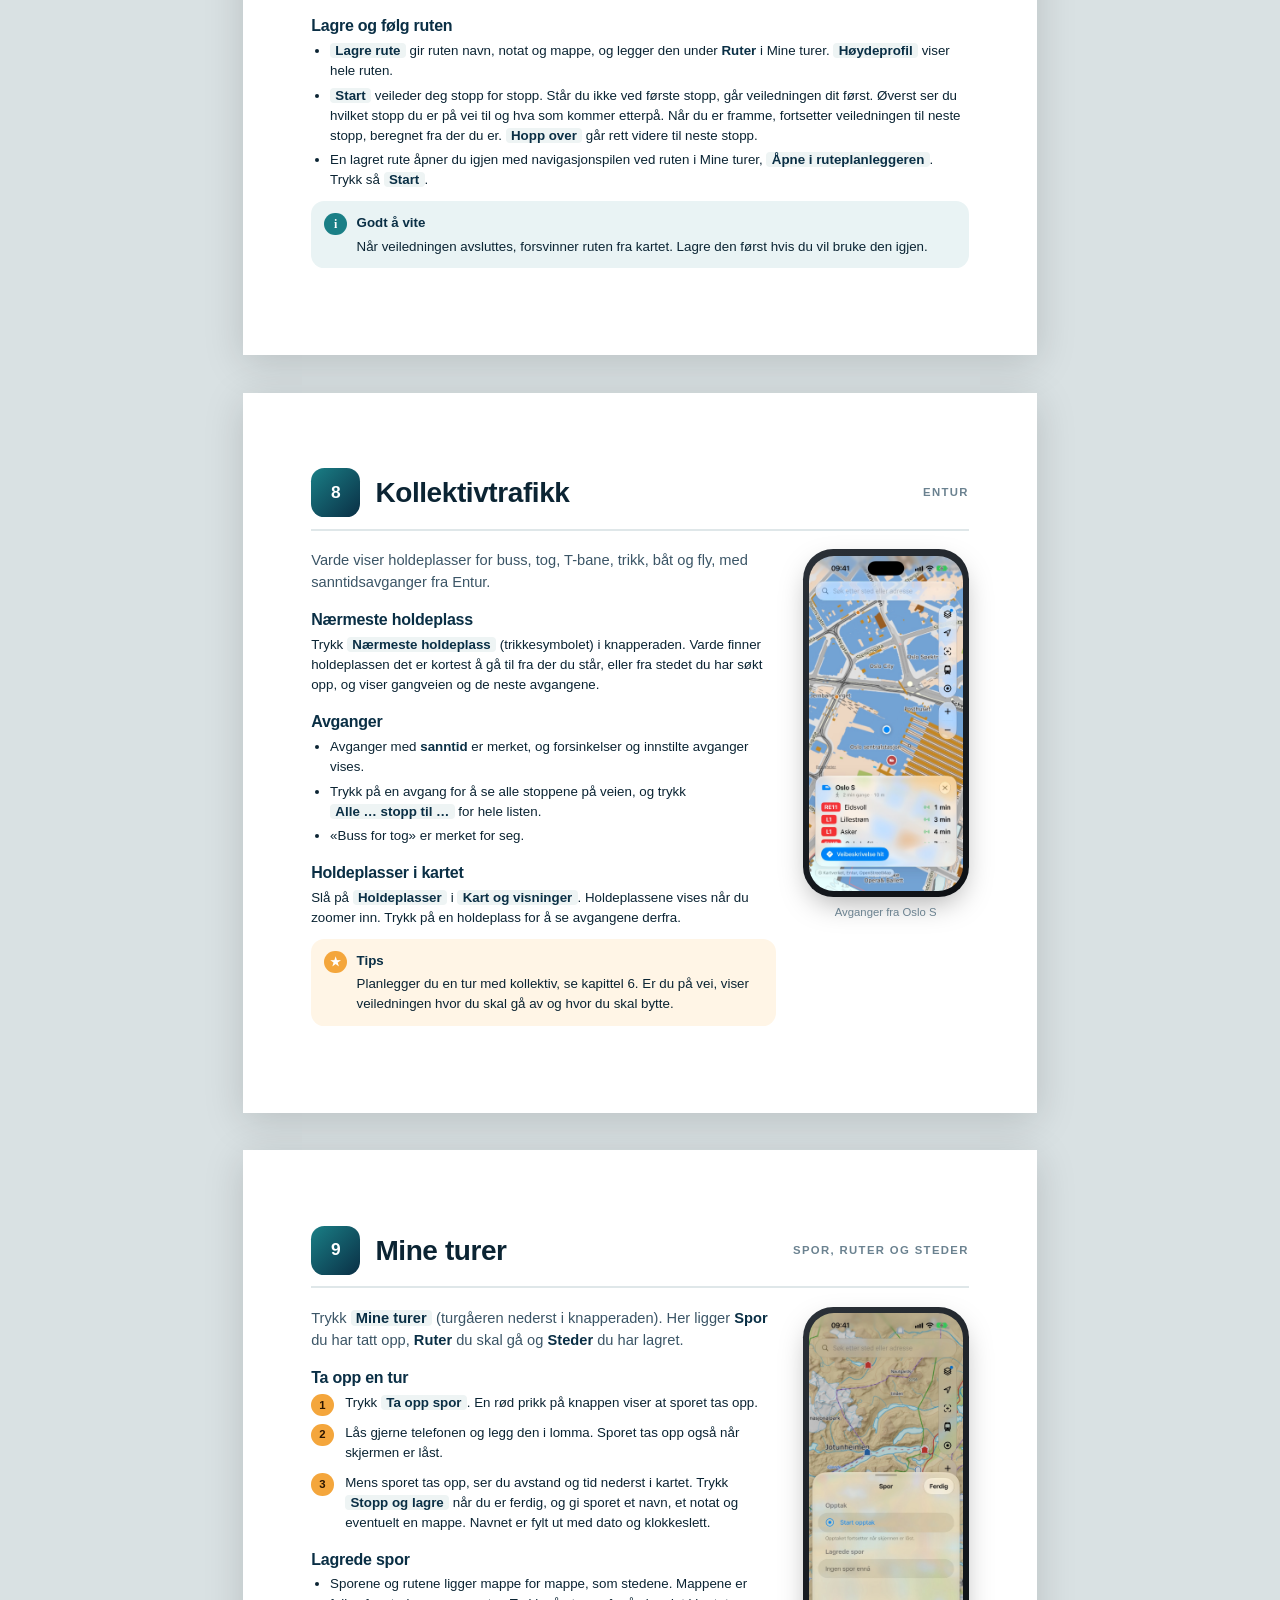
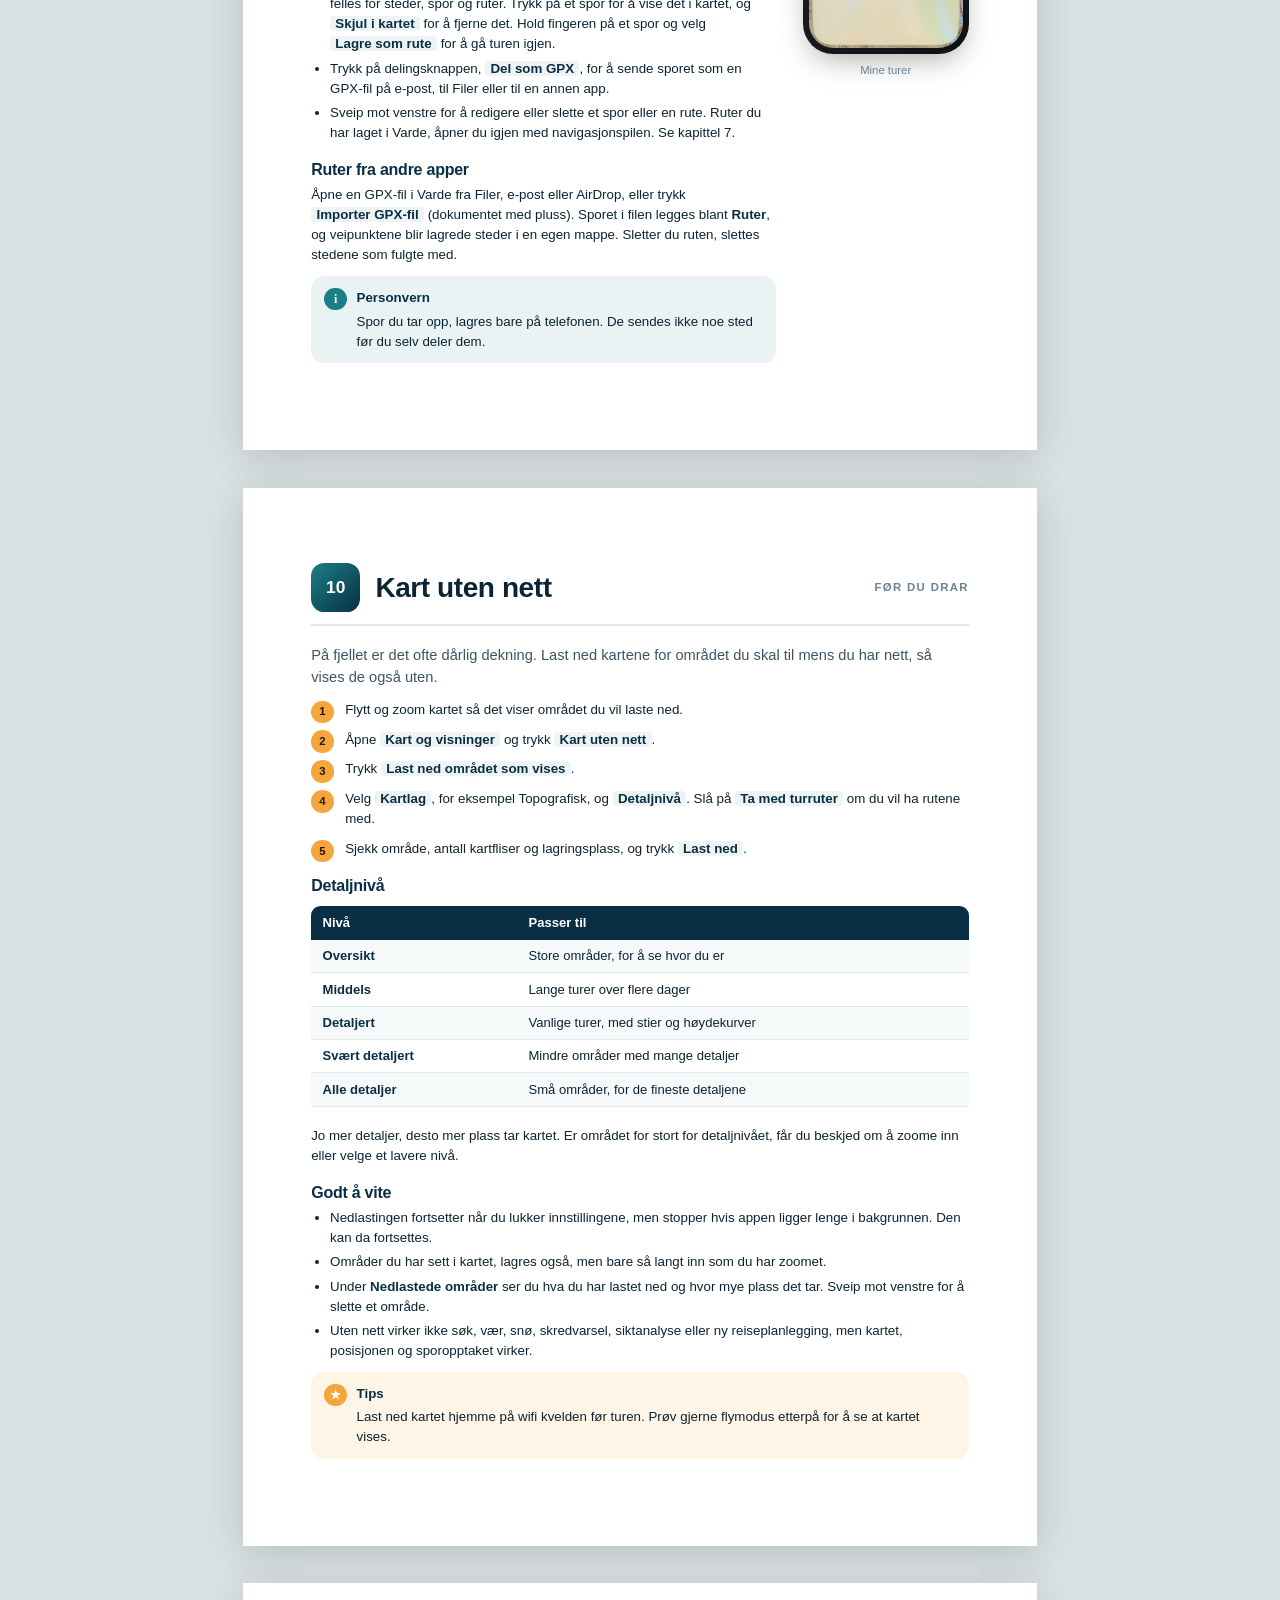
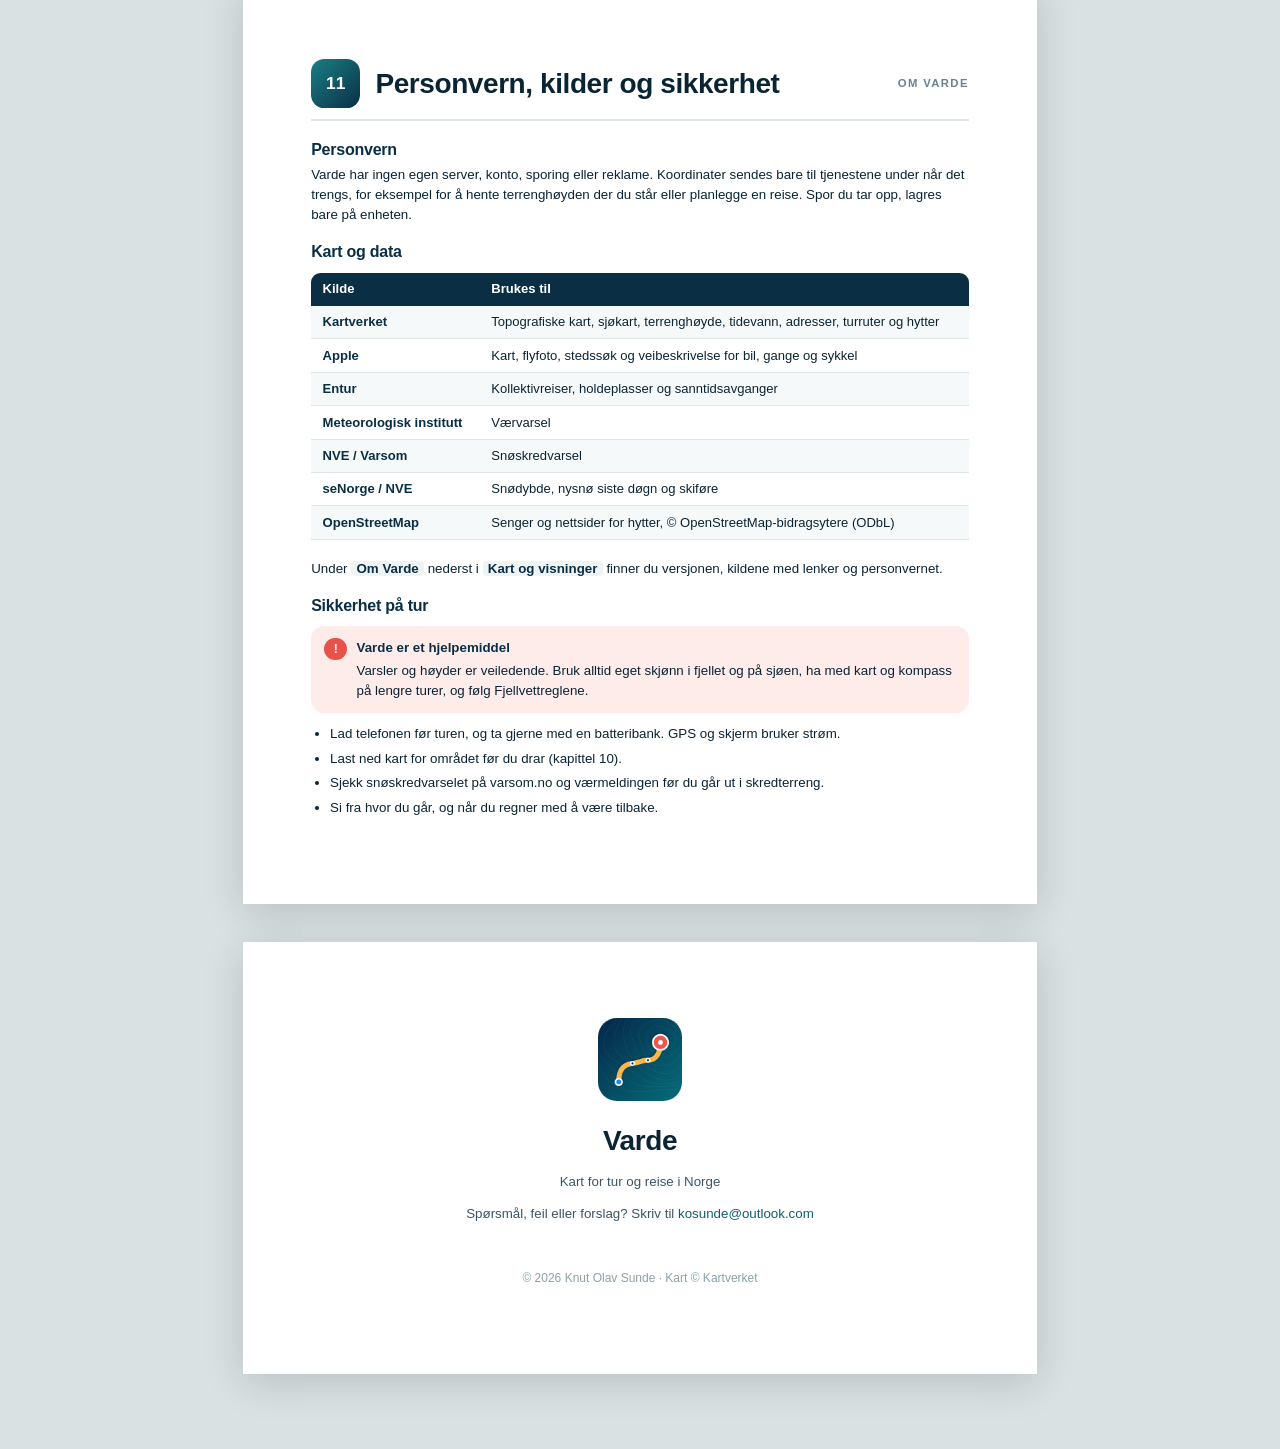
<file: guide/brukerveiledning.html>
<!doctype html>
<html lang="nb">
<head>
  <meta charset="utf-8">
  <meta name="viewport" content="width=device-width, initial-scale=1">
  <title>Varde – brukerveiledning</title>
  <link rel="icon" href="../assets/icon-256.png">
  <link rel="stylesheet" href="guide.css">
</head>
<body>

<!-- Forside -->
<section class="cover">
  <img class="icon" src="../assets/icon-256.png" alt="">
  <div class="kicker">Brukerveiledning</div>
  <h1>Varde</h1>
  <p class="sub">Kart for tur og reise i Norge. Alt du trenger å vite for å komme i gang og få mest mulig ut av appen.</p>
  <div class="meta">For iPhone · Utgave november 2026</div>
  <div class="phones">
    <div class="phone low"><img src="../assets/screens/viewshed.jpg" alt=""></div>
    <div class="phone"><img src="../assets/screens/map.jpg" alt=""></div>
    <div class="phone low"><img src="../assets/screens/infocard.jpg" alt=""></div>
  </div>
</section>

<!-- Innhold -->
<section class="sheet toc">
  <h2>Innhold</h2>
  <ol>
    <li><a href="#kom-i-gang">Kom i gang</a><span>Skjermbildet og knappene</span></li>
    <li><a href="#kartene">Kartene</a><span>Grunnkart, demping, hytter og turruter</span></li>
    <li><a href="#sok">Søk og koordinater</a><span>Steder, adresser, koordinater, trådkors og lagrede steder</span></li>
    <li><a href="#punkt">Informasjon om et punkt</a><span>Høyde, vær, snø, skred og tidevann</span></li>
    <li><a href="#sikt">Siktanalyse</a><span>Hva kan du se herfra?</span></li>
    <li><a href="#reise">Reiseplanlegging og veiledning</a><span>Kollektivt, bil, til fots og sykkel</span></li>
    <li><a href="#rute">Ruter innom flere steder</a><span>Planlegg, lagre og følg en rute</span></li>
    <li><a href="#kollektiv">Kollektivtrafikk</a><span>Holdeplasser og sanntidsavganger</span></li>
    <li><a href="#spor">Mine turer</a><span>Spor, ruter og lagrede steder</span></li>
    <li><a href="#uten-nett">Kart uten nett</a><span>Last ned før du drar</span></li>
    <li><a href="#personvern">Personvern, kilder og sikkerhet</a><span>Hva skjer med dataene dine</span></li>
  </ol>
  <div class="intro-box">
    <p><b>Om denne veiledningen.</b> Navn på knapper og menyer står <span class="ui">slik</span>, akkurat som i appen. Skjermbildene er tatt i Jotunheimen og i Oslo.</p>
    <p style="margin:0">Har telefonen engelsk som språk, vises Varde på engelsk. Da finner du den engelske veiledningen på nettsiden.</p>
  </div>
</section>

<!-- 1 -->
<section class="sheet chapter" id="kom-i-gang">
  <div class="chapter-head"><div class="num">1</div><h2>Kom i gang</h2><div class="tag">Grunnleggende</div></div>
  <div class="with-shot">
    <div>
      <p class="lead">Varde åpner rett i kartet. Første gang spør appen om lov til å bruke posisjonen din. Velg å tillate det, så kan kartet vise hvor du er, følge deg og veilede deg.</p>
      <h3>Skjermbildet</h3>
      <ul>
        <li><b>Søkefeltet</b> øverst: søk etter steder, adresser og koordinater.</li>
        <li><b>Knapperaden</b> til høyre: kartvalg, følgemodus, trådkors, nærmeste holdeplass og Mine turer, og under dem zoom inn og ut.</li>
        <li><b>Panelet</b> nederst, like bredt som søkefeltet: fart, høyde over havet, nøyaktigheten på posisjonen og koordinatene der du står. Det vises når kartet følger deg (blå pil) eller trådkorset er på. Knappen <span class="ui">Vis info for posisjonen din</span> åpner et infokort for stedet du står.</li>
      </ul>
      <p>Du flytter kartet med én finger, zoomer ved å klype og roterer med to fingre.</p>
      <div class="info"><b>Rettigheter</b>Lenken «Rettigheter» og teksten «© Kartverket, Entur, OpenStreetMap» nederst i kartet viser hvem som eier kartdataene.</div>
    </div>
    <figure><div class="phone"><img src="../assets/screens/map.jpg" alt=""></div><figcaption>Kartet med søkefelt og knapperad</figcaption></figure>
  </div>

  <h3>Knappene til høyre</h3>
  <div class="controls">
    <div class="control"><div class="k"><svg viewBox="0 0 24 24" fill="none" stroke="currentColor" stroke-width="2" stroke-linejoin="round"><path d="m12 3 9 5-9 5-9-5z"/><path d="m3 12 9 5 9-5M3 16l9 5 9-5"/></svg></div><div><b>Kart og visninger</b>Velg grunnkart, slå på hytter, turruter, lagrede steder, ruter, spor og holdeplasser, last ned kart og velg hva infokortet viser. En blå prikk betyr at holdeplasser vises.</div></div>
    <div class="control"><div class="k"><svg viewBox="0 0 24 24" fill="none" stroke="currentColor" stroke-width="2" stroke-linejoin="round"><path d="M21 3 3 10.5l7.5 3 3 7.5z"/></svg></div><div><b>Følgemodus</b>Trykk for å sentrere kartet på deg og følge posisjonen, trykk igjen for å slutte. Hold inne for å zoome helt inn på der du står.</div></div>
    <div class="control"><div class="k"><svg viewBox="0 0 24 24" fill="none" stroke="currentColor" stroke-width="2" stroke-linecap="round"><path d="M12 3v18M7 8l5-5 5 5"/></svg></div><div><b>Kurs opp</b>Vises mens kartet følger deg. Snur kartet etter retningen du går eller kjører, i stedet for nord opp.</div></div>
    <div class="control"><div class="k"><svg viewBox="0 0 24 24" fill="none" stroke="currentColor" stroke-width="2" stroke-linecap="round"><path d="M4 8V5a1 1 0 0 1 1-1h3M16 4h3a1 1 0 0 1 1 1v3M20 16v3a1 1 0 0 1-1 1h-3M8 20H5a1 1 0 0 1-1-1v-3M12 9v6M9 12h6"/></svg></div><div><b>Trådkors</b>Viser et trådkors midt i kartet med koordinater og høyde for punktet under. Flytt kartet for å flytte trådkorset.</div></div>
    <div class="control"><div class="k"><svg viewBox="0 0 24 24" fill="none" stroke="currentColor" stroke-width="2" stroke-linejoin="round"><rect x="6" y="3" width="12" height="14" rx="3"/><path d="M6 11h12M9 21l1.5-4M15 21l-1.5-4"/></svg></div><div><b>Nærmeste holdeplass</b>Finner holdeplassen det er kortest å gå til, med gangvei og avganger.</div></div>
    <div class="control"><div class="k"><svg viewBox="0 0 24 24" fill="none" stroke="currentColor" stroke-width="2"><circle cx="12" cy="12" r="8"/><circle cx="12" cy="12" r="3.5" fill="currentColor"/></svg></div><div><b>Mine turer</b>Ta opp spor, og se sporene, rutene og stedene dine. En rød prikk viser at et spor tas opp.</div></div>
  </div>
</section>

<!-- 2 -->
<section class="sheet chapter" id="kartene">
  <div class="chapter-head"><div class="num">2</div><h2>Kartene</h2><div class="tag">Kart og visninger</div></div>
  <div class="with-shot">
    <div>
      <p class="lead">Trykk på <span class="ui">Kart og visninger</span> øverst i knapperaden for å velge kart og hva som vises oppå. Trykk <span class="ui">Ferdig</span> når du er ferdig.</p>
      <h3>Grunnkart</h3>
      <table>
        <tr><th>Kart</th><th>Passer til</th></tr>
        <tr><td>Apple Kart</td><td>Byer, veier og steder i hele verden</td></tr>
        <tr><td>Topografisk</td><td>Tur i Norge: høydekurver, stier, myr, skog og terrengskygge</td></tr>
        <tr><td>Gråtone</td><td>Topografisk kart i grått, så det du legger oppå, synes godt</td></tr>
        <tr><td>Toporaster</td><td>Kartverkets klassiske papirkartstil</td></tr>
        <tr><td>Sjøkart</td><td>Båt og kyst: dybder, skjær og merker</td></tr>
        <tr><td>Flyfoto</td><td>Se terrenget, skogen og bebyggelsen som det er</td></tr>
        <tr><td>Flyfoto med navn</td><td>Flyfoto med stedsnavn og veier</td></tr>
      </table>
      <p>Kartverkets kart dekker Norge. Utenfor Norge vises Apples kart og flyfoto.</p>
      <h3>Demp kartet</h3>
      <p>Med glidebryteren <span class="ui">Demp kartet</span> blir grunnkartet blekere, så turruter, hytter, sikt og ruter kommer tydeligere fram.</p>
      <div class="tip"><b>Tips</b>Velg flyfoto og demp kartet litt når du planlegger en tur utenfor sti. Da ser du både terrenget og turrutene tydelig.</div>
    </div>
    <figure><div class="phone"><img src="../assets/screens/settings.jpg" alt=""></div><figcaption>Kart og visninger</figcaption></figure>
  </div>

  <div class="with-shot">
    <div>
      <h3>Hytter</h3>
      <p>Slå på <span class="ui">Hytter</span> under <b>Tur</b>. DNT-hytter vises i rødt og andre hytter i blått, med de samme symbolene som på ut.no. Hyttene vises når du zoomer inn.</p>
      <p>Trykk på en hytte for å se om den er betjent, selvbetjent eller ubetjent, hvor mange senger den har, om den er låst med DNT-nøkkel, og en lenke til <span class="ui">Mer på ut.no</span> eller hyttas nettside.</p>
      <h3>Turruter</h3>
      <p>Slå på <span class="ui">Turruter</span> for merkede fotruter og sykkelruter fra Turrutebasen. Trykk på en rute for å se navnet, typen, merkingen, graderingen (enkel, middels, krevende eller ekspert) og hvem som holder den ved like.</p>
      <h3>Lagrede steder, ruter og spor</h3>
      <p>Slå på <span class="ui">Lagrede steder</span>, <span class="ui">Ruter</span> og <span class="ui">Spor</span> for å se alle stedene, rutene og sporene dine i kartet. Det du velger i søket eller i Mine turer, vises uansett.</p>
      <h3>Holdeplasser</h3>
      <p>Slå på <span class="ui">Holdeplasser</span> under <b>Kollektivtrafikk</b> for å se holdeplasser for buss, tog, trikk og båt når du zoomer inn. Se kapittel 8.</p>
    </div>
    <figure><div class="phone"><img src="../assets/screens/aerial.jpg" alt=""></div><figcaption>Flyfoto med navn og turruter</figcaption></figure>
  </div>
</section>

<!-- 3 -->
<section class="sheet chapter" id="sok">
  <div class="chapter-head"><div class="num">3</div><h2>Søk og koordinater</h2><div class="tag">Finn fram</div></div>
  <p class="lead">Trykk i søkefeltet <span class="ui">Søk etter sted eller adresse</span> øverst og skriv det du leter etter. Treffene vises under feltet, med type og kommune, for eksempel «Gjendebu – Turisthytte · Lom».</p>
  <ol class="steps">
    <li>Skriv et stedsnavn, en adresse, en hytte, en topp eller et vann.</li>
    <li>Trykk på treffet. Kartet flytter seg dit, og et infokort viser opplysningene om stedet.</li>
    <li>Trykk <span class="ui">Tøm søk</span> (krysset) for å søke på nytt, eller <span class="ui">Avbryt</span> for å lukke søket.</li>
  </ol>

  <h3>Søk på koordinater</h3>
  <p>Du kan også skrive inn koordinater, for eksempel fra en turbeskrivelse eller en geocache. Varde forstår desimalgrader, grader og minutter, grader, minutter og sekunder, og UTM.</p>
  <table>
    <tr><th>Format</th><th>Eksempel</th></tr>
    <tr><td>Desimalgrader</td><td>N 61.49450° E 008.81250°</td></tr>
    <tr><td>Grader og minutter</td><td>N 61° 29.670' E 008° 48.750'</td></tr>
    <tr><td>Grader, minutter og sekunder</td><td>N 61° 29' 40.2" E 008° 48' 45.0"</td></tr>
    <tr><td>UTM</td><td>32V 490017 6817883 (øst før nord)</td></tr>
  </table>

  <h3>Vise og kopiere koordinater</h3>
  <ul>
    <li><b>Bytt format:</b> trykk på koordinatene i infokortet eller panelet for å bytte til neste format.</li>
    <li><b>Kopier:</b> trykk på kopiknappen ved siden av, eller hold fingeren på koordinatene. En hake viser at de er kopiert.</li>
  </ul>

  <h3>Trådkors</h3>
  <p>Trykk <span class="ui">Trådkors</span> i knapperaden. Et trådkors vises midt i kartet, og panelet nederst viser høyden, avstanden fra deg og koordinatene for punktet under mens du flytter kartet. Kartet slutter å følge deg, så det står stille mens du sikter. Trykk på knappen igjen for å fjerne trådkorset.</p>
  <div class="tip"><b>Tips</b>Trådkorset er nyttig når du skal lese av koordinatene til et sted du ser i kartet, for eksempel for å gi dem til en annen eller melde inn et funn.</div>

  <h3>Lagrede steder</h3>
  <ul>
    <li><b>Lagre:</b> trykk <span class="ui">Lagre</span> (stjernen) i infokortet for et punkt, en hytte, en holdeplass eller et søketreff. Gi stedet et navn, et notat og eventuelt en mappe.</li>
    <li><b>Finn igjen:</b> lagrede steder vises med en gul stjerne i kartet. Skriv navnet i søkefeltet, så kommer stedet først i treffene, også uten nett. Alle stedene, mappe for mappe, ligger under <b>Steder</b> i Mine turer.</li>
    <li><b>Endre eller slette:</b> trykk <span class="ui">Lagret</span> i kortet for stedet, eller sveip mot venstre på stedet i Mine turer og velg <span class="ui">Rediger</span> eller <span class="ui">Slett</span>.</li>
  </ul>
</section>

<!-- 4 -->
<section class="sheet chapter" id="punkt">
  <div class="chapter-head"><div class="num">4</div><h2>Informasjon om et punkt</h2><div class="tag">Hold fingeren på kartet</div></div>
  <div class="with-shot">
    <div>
      <p class="lead">Hold fingeren på et sted i kartet. Et infokort viser <span class="ui">Valgt punkt</span> med koordinatene og opplysningene for akkurat det punktet.</p>
      <table>
        <tr><th>Rad</th><th>Hva den viser</th></tr>
        <tr><td>Høyde over havet</td><td>Terrenghøyde fra Kartverkets laserdata. I tunneler og på bruer vises terrenget, ikke veien.</td></tr>
        <tr><td>Vær nå</td><td>Temperatur, vind og nedbør neste time fra Meteorologisk institutt</td></tr>
        <tr><td>Snø</td><td>Snødybde, nysnø siste døgn og skiføre fra seNorge/NVE</td></tr>
        <tr><td>Snøskredvarsel</td><td>Dagens faregrad for området fra Varsom/NVE</td></tr>
        <tr><td>Tidevann</td><td>Neste flo og fjære ved nærmeste målestasjon</td></tr>
      </table>
      <p>Velg hvilke rader du vil se under <b>Når du holder fingeren på kartet</b> i <span class="ui">Kart og visninger</span>.</p>
    </div>
    <figure><div class="phone"><img src="../assets/screens/infocard.jpg" alt=""></div><figcaption>Infokort for en topp ved Gjende</figcaption></figure>
  </div>

  <div class="with-shot">
    <div>
      <h3>Værmelding</h3>
      <p>Trykk på raden <span class="ui">Vær nå</span> for å åpne en detaljert <span class="ui">Værmelding</span> med været nå, vind, luftfuktighet, lufttrykk og skydekke, en oversikt over <b>Neste 24 timer</b> og <b>Kommende dager</b>.</p>
      <h3>Snø og skiføre</h3>
      <p>Snødybde og skiføre er beregnet daglig med NVEs snømodell i ruter på 1 × 1 km. Lokale forskjeller som skavler og bart på rabber kommer ikke med. Skiføret beskrives som <i>bart</i>, <i>lite snø</i>, <i>fuktig snø</i> eller <i>tørr snø</i>.</p>
      <h3>Knappene i kortet</h3>
      <ul>
        <li><span class="ui">Veibeskrivelse hit</span>: planlegg en reise til punktet. Se kapittel 6.</li>
        <li><span class="ui">Sikt</span>: se hva som er synlig fra punktet. Se kapittel 5.</li>
        <li><span class="ui">Lukk</span> (krysset): lukker kortet.</li>
      </ul>
      <div class="warn"><b>Bruk eget skjønn</b>Varsler og høyder er veiledende. Sjekk alltid varsom.no og yr.no før turer i skredterreng, og vurder forholdene der du er.</div>
    </div>
    <figure><div class="phone"><img src="../assets/screens/forecast.jpg" alt=""></div><figcaption>Værmelding</figcaption></figure>
  </div>
</section>

<!-- 5 -->
<section class="sheet chapter" id="sikt">
  <div class="chapter-head"><div class="num">5</div><h2>Siktanalyse</h2><div class="tag">Hva kan du se herfra?</div></div>
  <div class="with-shot">
    <div>
      <p class="lead">Siktanalysen viser hvilke deler av terrenget du kan se fra et punkt. Det synlige området farges magenta i kartet.</p>
      <ol class="steps">
        <li>Hold fingeren på punktet du vil se fra, eller søk det opp.</li>
        <li>Trykk <span class="ui">Sikt</span> i infokortet.</li>
        <li>Vent til <i>Beregner synlig område …</i> er ferdig. Linjen <span class="ui">Sikt fra punktet</span> nederst forteller hva som er regnet med.</li>
        <li>Zoom ut for å se lenger. Sikten regnes ut på nytt for det nye utsnittet.</li>
        <li>Trykk <span class="ui">Skjul sikt</span> eller krysset for å slå den av.</li>
      </ol>
      <h3>Slik regnes sikten ut</h3>
      <p>Varde henter terrengmodellen fra Kartverket og legger til en antatt trehøyde der topokartet viser skog. For hvert sted i kartet sjekkes det om terreng eller skog stenger på veien dit. Jordkrumningen og lysbrytningen i lufta regnes med.</p>
      <p>Står du i åpent lende tett ved en skogkant, stenger skogen sikten den veien, uansett hvor langt du har zoomet ut.</p>
    </div>
    <figure><div class="phone"><img src="../assets/screens/viewshed.jpg" alt=""></div><figcaption>Sikt fra en topp ved Gjende</figcaption></figure>
  </div>

  <h3>Når du står i skog</h3>
  <p>Ligger punktet i skog, vises to menyer under linjen <span class="ui">Sikt fra punktet</span>:</p>
  <table>
    <tr><th>Meny</th><th>Valg</th></tr>
    <tr><td>Tårn / På bakken</td><td>Hvor høyt over bakken du står, for eksempel i et utkikkstårn: 0–50 meter. Øyehøyden kommer i tillegg.</td></tr>
    <tr><td>Skog</td><td>Antatt høyde på skogen: 5–30 meter (standard 15 m), eller <span class="ui">Se bort fra all skog</span> for å regne med bare terrenget.</td></tr>
    <tr><td>Ingen skog der jeg står</td><td>Bryter i Skog-menyen. Bruk den når kartet viser skog der det i virkeligheten er hogd eller ryddet. Da regnes skogen rundt deg som åpent lende.</td></tr>
  </table>
  <div class="info"><b>Punktet ligger i skog</b>Står du under tretoppene, stenger trærne rundt for det meste av sikten. Da sier Varde fra og foreslår å velge et utkikkstårn, så du ser over trærne.</div>
  <div class="warn"><b>Begrensninger</b>Skogen leses av fargen i topokartet, og høyden er en antakelse. Hogstfelt, enkelttrær, bygninger og små åpninger kommer ikke med. Bruk analysen som et godt inntrykk, ikke som en fasit.</div>
</section>

<!-- 6 -->
<section class="sheet chapter" id="reise">
  <div class="chapter-head"><div class="num">6</div><h2>Reiseplanlegging og veiledning</h2><div class="tag">Kom deg dit</div></div>
  <div class="with-shot">
    <div>
      <p class="lead">Trykk <span class="ui">Veibeskrivelse hit</span> i infokortet for et sted eller et punkt. Kortet <b>Til …</b> viser alternativene.</p>
      <h3>Reisemåte</h3>
      <p>Velg <span class="ui">Kollektiv</span>, <span class="ui">Bil</span>, <span class="ui">Gå</span> eller <span class="ui">Sykkel</span>. Hvert alternativ viser reisetid, avstand og eventuelle bytter. Trykk på et alternativ for å se alle stegene.</p>
      <ul>
        <li><b>Kollektiv</b> bruker Entur, med sanntid og bytter. Går ingen kollektivreise helt fram, vises reisen til nærmeste stopp, og så går du resten.</li>
        <li><b>Gå</b> og <b>Sykkel</b> følger stier og veier.</li>
        <li><b>Bil</b> kan ta med ferjer. Ventetid og avgangstider på ferjene er ikke regnet med.</li>
      </ul>
      <h3>Hvor reisen starter</h3>
      <p>Som standard starter reisen <span class="ui">Fra din posisjon</span>. Trykk på den for å <span class="ui">Velg hvor reisen starter</span>, og søk opp et annet sted.</p>
      <h3>Høydeprofil</h3>
      <p>Trykk <span class="ui">Høydeprofil</span> for å se hvor mye ruten går opp og ned, og det høyeste og laveste punktet.</p>
    </div>
    <figure><div class="phone"><img src="../assets/screens/trip.jpg" alt=""></div><figcaption>Veibeskrivelse til Gjendebu</figcaption></figure>
  </div>

  <h3>Veiledning underveis</h3>
  <ol class="steps">
    <li>Velg et alternativ, og trykk <span class="ui">Start</span>. Veiledningen kan bare starte når reisen går fra der du står.</li>
    <li>Kartet følger deg med kurs opp, og neste instruksjon vises øverst med avstanden dit. Skjermen holder seg på så lenge veiledningen pågår. Ellers låses den som vanlig, for å spare strøm.</li>
    <li>Varde leser instruksjonene høyt. Trykk på høyttalerknappen for å slå <span class="ui">Opplesning</span> av eller på.</li>
    <li>Kommer du <b>utenfor ruten</b>, beregner Varde en ny rute. Uten nett får du beskjed om å gå tilbake til ruten.</li>
    <li>Trykk <span class="ui">Avslutt veiledning</span> når du er framme, eller vil stoppe.</li>
  </ol>
  <div class="info"><b>CarPlay</b>Kobler du telefonen til en bil med CarPlay, vises kartet og veiledningen på bilens skjerm.</div>
</section>

<!-- 7 -->
<section class="sheet chapter" id="rute">
  <div class="chapter-head"><div class="num">7</div><h2>Ruter innom flere steder</h2><div class="tag">Planlegg en rute</div></div>
  <p class="lead">En rute kan gå innom så mange steder du vil, og hver etappe kan ha sin egen reisemåte. Kjør til parkeringen, gå til toppen og ta bussen hjem.</p>
  <h3>Lag en rute</h3>
  <ol class="steps">
    <li>Trykk <span class="ui">Mine turer</span>, velg <b>Ruter</b> og trykk <span class="ui">Planlegg ny rute</span>.</li>
    <li>Velg hvor <span class="ui">Ruten starter fra</span>: <span class="ui">Din posisjon</span>, et lagret sted eller et sted du søker opp. Vil du heller velge i kartet, trykker du <span class="ui">Velg i kartet</span>.</li>
    <li>Legg til neste sted. Hold fingeren på kartet, trykk på en hytte, en holdeplass eller et lagret sted, eller søk i søkefeltet. Trykk så <span class="ui">Legg til i ruten</span> i kortet. For det første stedet heter knappen <span class="ui">Start ruten her</span>. Du kan også trykke <b>+</b> i rutekortet.</li>
    <li>Fortsett til ruten går innom alt du vil. Ruten vises i kartet med nummererte stopp.</li>
  </ol>
  <h3>Endre ruten</h3>
  <ul>
    <li><b>Rekkefølge:</b> dra et stopp opp eller ned. Du kan også holde fingeren på stoppet og velge <span class="ui">Flytt opp</span> eller <span class="ui">Flytt ned</span>.</li>
    <li><b>Fjern:</b> sveip mot venstre på stoppet og trykk <span class="ui">Fjern</span>.</li>
    <li><b>Reisemåte:</b> knappen ved hvert stopp velger hvordan du reiser dit: <span class="ui">Kollektiv</span>, <span class="ui">Bil</span>, <span class="ui">Gå</span> eller <span class="ui">Sykkel</span>. Reisemåten følger stedet når du endrer rekkefølgen.</li>
    <li><b>Etappene:</b> trykk på et stopp for å se reisen dit steg for steg, med høydeprofil.</li>
  </ul>
  <p>Varde beregner etappene etter hverandre, så en kollektivreise går etter at du er framme med etappen før. Rutekortet viser samlet reisetid, lengde og når du er framme.</p>
  <div class="tip"><b>Raskere rekkefølge</b>Finnes det en rekkefølge der du er framme minst ett minutt tidligere, foreslår Varde den. Trykk <span class="ui">Bruk</span> for å bytte. Første stopp står fast, og ender ruten der den startet, står også det siste fast.</div>
  <h3>Lagre og følg ruten</h3>
  <ul>
    <li><span class="ui">Lagre rute</span> gir ruten navn, notat og mappe, og legger den under <b>Ruter</b> i Mine turer. <span class="ui">Høydeprofil</span> viser hele ruten.</li>
    <li><span class="ui">Start</span> veileder deg stopp for stopp. Står du ikke ved første stopp, går veiledningen dit først. Øverst ser du hvilket stopp du er på vei til og hva som kommer etterpå. Når du er framme, fortsetter veiledningen til neste stopp, beregnet fra der du er. <span class="ui">Hopp over</span> går rett videre til neste stopp.</li>
    <li>En lagret rute åpner du igjen med navigasjonspilen ved ruten i Mine turer, <span class="ui">Åpne i ruteplanleggeren</span>. Trykk så <span class="ui">Start</span>.</li>
  </ul>
  <div class="info"><b>Godt å vite</b>Når veiledningen avsluttes, forsvinner ruten fra kartet. Lagre den først hvis du vil bruke den igjen.</div>
</section>

<!-- 8 -->
<section class="sheet chapter" id="kollektiv">
  <div class="chapter-head"><div class="num">8</div><h2>Kollektivtrafikk</h2><div class="tag">Entur</div></div>
  <div class="with-shot">
    <div>
      <p class="lead">Varde viser holdeplasser for buss, tog, T-bane, trikk, båt og fly, med sanntidsavganger fra Entur.</p>
      <h3>Nærmeste holdeplass</h3>
      <p>Trykk <span class="ui">Nærmeste holdeplass</span> (trikkesymbolet) i knapperaden. Varde finner holdeplassen det er kortest å gå til fra der du står, eller fra stedet du har søkt opp, og viser gangveien og de neste avgangene.</p>
      <h3>Avganger</h3>
      <ul>
        <li>Avganger med <b>sanntid</b> er merket, og forsinkelser og innstilte avganger vises.</li>
        <li>Trykk på en avgang for å se alle stoppene på veien, og trykk <span class="ui">Alle … stopp til …</span> for hele listen.</li>
        <li>«Buss for tog» er merket for seg.</li>
      </ul>
      <h3>Holdeplasser i kartet</h3>
      <p>Slå på <span class="ui">Holdeplasser</span> i <span class="ui">Kart og visninger</span>. Holdeplassene vises når du zoomer inn. Trykk på en holdeplass for å se avgangene derfra.</p>
      <div class="tip"><b>Tips</b>Planlegger du en tur med kollektiv, se kapittel 6. Er du på vei, viser veiledningen hvor du skal gå av og hvor du skal bytte.</div>
    </div>
    <figure><div class="phone"><img src="../assets/screens/transit.jpg" alt=""></div><figcaption>Avganger fra Oslo S</figcaption></figure>
  </div>
</section>

<!-- 9 -->
<section class="sheet chapter" id="spor">
  <div class="chapter-head"><div class="num">9</div><h2>Mine turer</h2><div class="tag">Spor, ruter og steder</div></div>
  <div class="with-shot">
    <div>
      <p class="lead">Trykk <span class="ui">Mine turer</span> (turgåeren nederst i knapperaden). Her ligger <b>Spor</b> du har tatt opp, <b>Ruter</b> du skal gå og <b>Steder</b> du har lagret.</p>
      <h3>Ta opp en tur</h3>
      <ol class="steps">
        <li>Trykk <span class="ui">Ta opp spor</span>. En rød prikk på knappen viser at sporet tas opp.</li>
        <li>Lås gjerne telefonen og legg den i lomma. Sporet tas opp også når skjermen er låst.</li>
        <li>Mens sporet tas opp, ser du avstand og tid nederst i kartet. Trykk <span class="ui">Stopp og lagre</span> når du er ferdig, og gi sporet et navn, et notat og eventuelt en mappe. Navnet er fylt ut med dato og klokkeslett.</li>
      </ol>
      <h3>Lagrede spor</h3>
      <ul>
        <li>Sporene og rutene ligger mappe for mappe, som stedene. Mappene er felles for steder, spor og ruter. Trykk på et spor for å vise det i kartet, og <span class="ui">Skjul i kartet</span> for å fjerne det. Hold fingeren på et spor og velg <span class="ui">Lagre som rute</span> for å gå turen igjen.</li>
        <li>Trykk på delingsknappen, <span class="ui">Del som GPX</span>, for å sende sporet som en GPX-fil på e-post, til Filer eller til en annen app.</li>
        <li>Sveip mot venstre for å redigere eller slette et spor eller en rute. Ruter du har laget i Varde, åpner du igjen med navigasjonspilen. Se kapittel 7.</li>
      </ul>
      <h3>Ruter fra andre apper</h3>
      <p>Åpne en GPX-fil i Varde fra Filer, e-post eller AirDrop, eller trykk <span class="ui">Importer GPX-fil</span> (dokumentet med pluss). Sporet i filen legges blant <b>Ruter</b>, og veipunktene blir lagrede steder i en egen mappe. Sletter du ruten, slettes stedene som fulgte med.</p>
      <div class="info"><b>Personvern</b>Spor du tar opp, lagres bare på telefonen. De sendes ikke noe sted før du selv deler dem.</div>
    </div>
    <figure><div class="phone"><img src="../assets/screens/tracks.jpg" alt=""></div><figcaption>Mine turer</figcaption></figure>
  </div>
</section>

<!-- 10 -->
<section class="sheet chapter" id="uten-nett">
  <div class="chapter-head"><div class="num">10</div><h2>Kart uten nett</h2><div class="tag">Før du drar</div></div>
  <p class="lead">På fjellet er det ofte dårlig dekning. Last ned kartene for området du skal til mens du har nett, så vises de også uten.</p>
  <ol class="steps">
    <li>Flytt og zoom kartet så det viser området du vil laste ned.</li>
    <li>Åpne <span class="ui">Kart og visninger</span> og trykk <span class="ui">Kart uten nett</span>.</li>
    <li>Trykk <span class="ui">Last ned området som vises</span>.</li>
    <li>Velg <span class="ui">Kartlag</span>, for eksempel Topografisk, og <span class="ui">Detaljnivå</span>. Slå på <span class="ui">Ta med turruter</span> om du vil ha rutene med.</li>
    <li>Sjekk område, antall kartfliser og lagringsplass, og trykk <span class="ui">Last ned</span>.</li>
  </ol>

  <h3>Detaljnivå</h3>
  <table>
    <tr><th>Nivå</th><th>Passer til</th></tr>
    <tr><td>Oversikt</td><td>Store områder, for å se hvor du er</td></tr>
    <tr><td>Middels</td><td>Lange turer over flere dager</td></tr>
    <tr><td>Detaljert</td><td>Vanlige turer, med stier og høydekurver</td></tr>
    <tr><td>Svært detaljert</td><td>Mindre områder med mange detaljer</td></tr>
    <tr><td>Alle detaljer</td><td>Små områder, for de fineste detaljene</td></tr>
  </table>
  <p>Jo mer detaljer, desto mer plass tar kartet. Er området for stort for detaljnivået, får du beskjed om å zoome inn eller velge et lavere nivå.</p>

  <h3>Godt å vite</h3>
  <ul>
    <li>Nedlastingen fortsetter når du lukker innstillingene, men stopper hvis appen ligger lenge i bakgrunnen. Den kan da fortsettes.</li>
    <li>Områder du har sett i kartet, lagres også, men bare så langt inn som du har zoomet.</li>
    <li>Under <b>Nedlastede områder</b> ser du hva du har lastet ned og hvor mye plass det tar. Sveip mot venstre for å slette et område.</li>
    <li>Uten nett virker ikke søk, vær, snø, skredvarsel, siktanalyse eller ny reiseplanlegging, men kartet, posisjonen og sporopptaket virker.</li>
  </ul>
  <div class="tip"><b>Tips</b>Last ned kartet hjemme på wifi kvelden før turen. Prøv gjerne flymodus etterpå for å se at kartet vises.</div>
</section>

<!-- 11 -->
<section class="sheet chapter" id="personvern">
  <div class="chapter-head"><div class="num">11</div><h2>Personvern, kilder og sikkerhet</h2><div class="tag">Om Varde</div></div>
  <h3>Personvern</h3>
  <p>Varde har ingen egen server, konto, sporing eller reklame. Koordinater sendes bare til tjenestene under når det trengs, for eksempel for å hente terrenghøyden der du står eller planlegge en reise. Spor du tar opp, lagres bare på enheten.</p>

  <h3>Kart og data</h3>
  <table>
    <tr><th>Kilde</th><th>Brukes til</th></tr>
    <tr><td>Kartverket</td><td>Topografiske kart, sjøkart, terrenghøyde, tidevann, adresser, turruter og hytter</td></tr>
    <tr><td>Apple</td><td>Kart, flyfoto, stedssøk og veibeskrivelse for bil, gange og sykkel</td></tr>
    <tr><td>Entur</td><td>Kollektivreiser, holdeplasser og sanntidsavganger</td></tr>
    <tr><td>Meteorologisk institutt</td><td>Værvarsel</td></tr>
    <tr><td>NVE / Varsom</td><td>Snøskredvarsel</td></tr>
    <tr><td>seNorge / NVE</td><td>Snødybde, nysnø siste døgn og skiføre</td></tr>
    <tr><td>OpenStreetMap</td><td>Senger og nettsider for hytter, © OpenStreetMap-bidragsytere (ODbL)</td></tr>
  </table>
  <p>Under <span class="ui">Om Varde</span> nederst i <span class="ui">Kart og visninger</span> finner du versjonen, kildene med lenker og personvernet.</p>

  <h3>Sikkerhet på tur</h3>
  <div class="warn"><b>Varde er et hjelpemiddel</b>Varsler og høyder er veiledende. Bruk alltid eget skjønn i fjellet og på sjøen, ha med kart og kompass på lengre turer, og følg Fjellvettreglene.</div>
  <ul>
    <li>Lad telefonen før turen, og ta gjerne med en batteribank. GPS og skjerm bruker strøm.</li>
    <li>Last ned kart for området før du drar (kapittel 10).</li>
    <li>Sjekk snøskredvarselet på varsom.no og værmeldingen før du går ut i skredterreng.</li>
    <li>Si fra hvor du går, og når du regner med å være tilbake.</li>
  </ul>
</section>

<section class="sheet back">
  <img src="../assets/icon-256.png" alt="">
  <h2>Varde</h2>
  <p>Kart for tur og reise i Norge</p>
  <p>Spørsmål, feil eller forslag? Skriv til <a href="mailto:kosunde@outlook.com?subject=Varde">kosunde@outlook.com</a></p>
  <p style="font-size:9pt;color:#8aa0ab;margin-top:12mm">© 2026 Knut Olav Sunde · Kart © Kartverket</p>
</section>

</body>
</html>
</file>
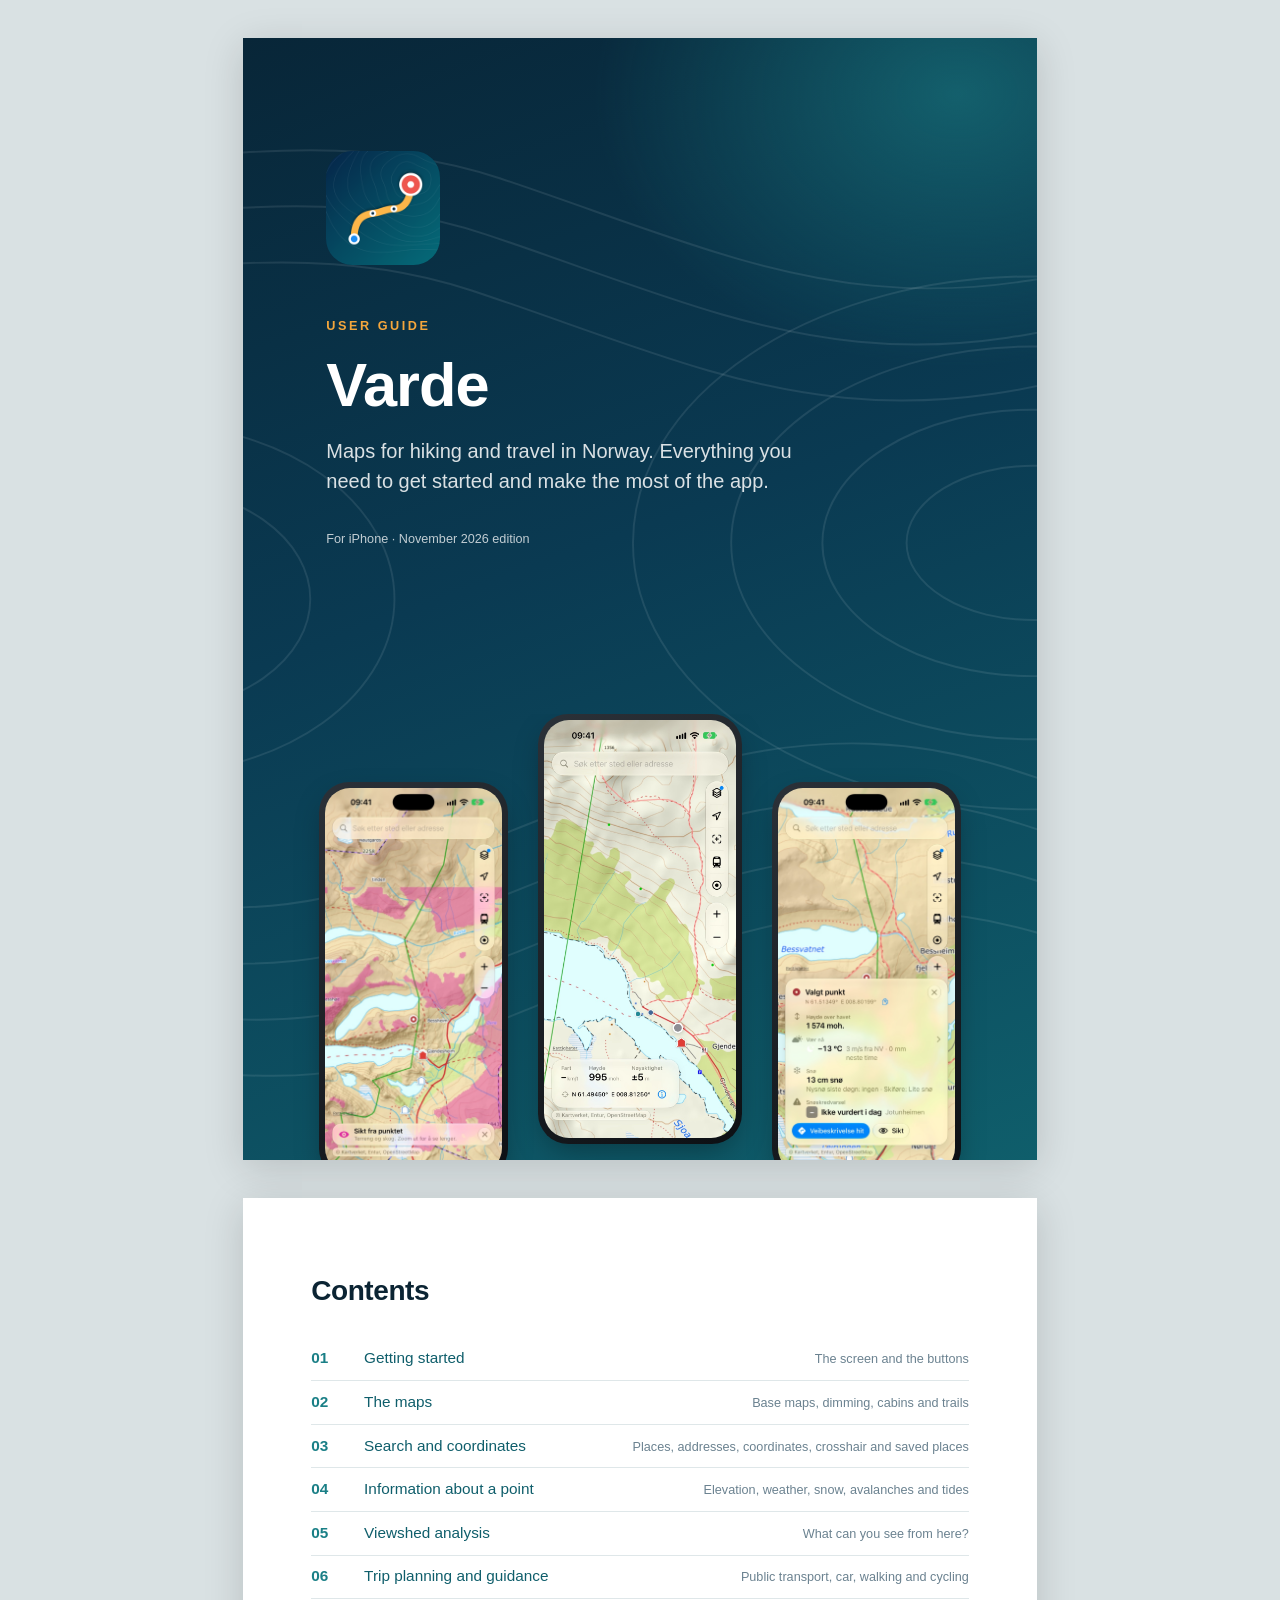
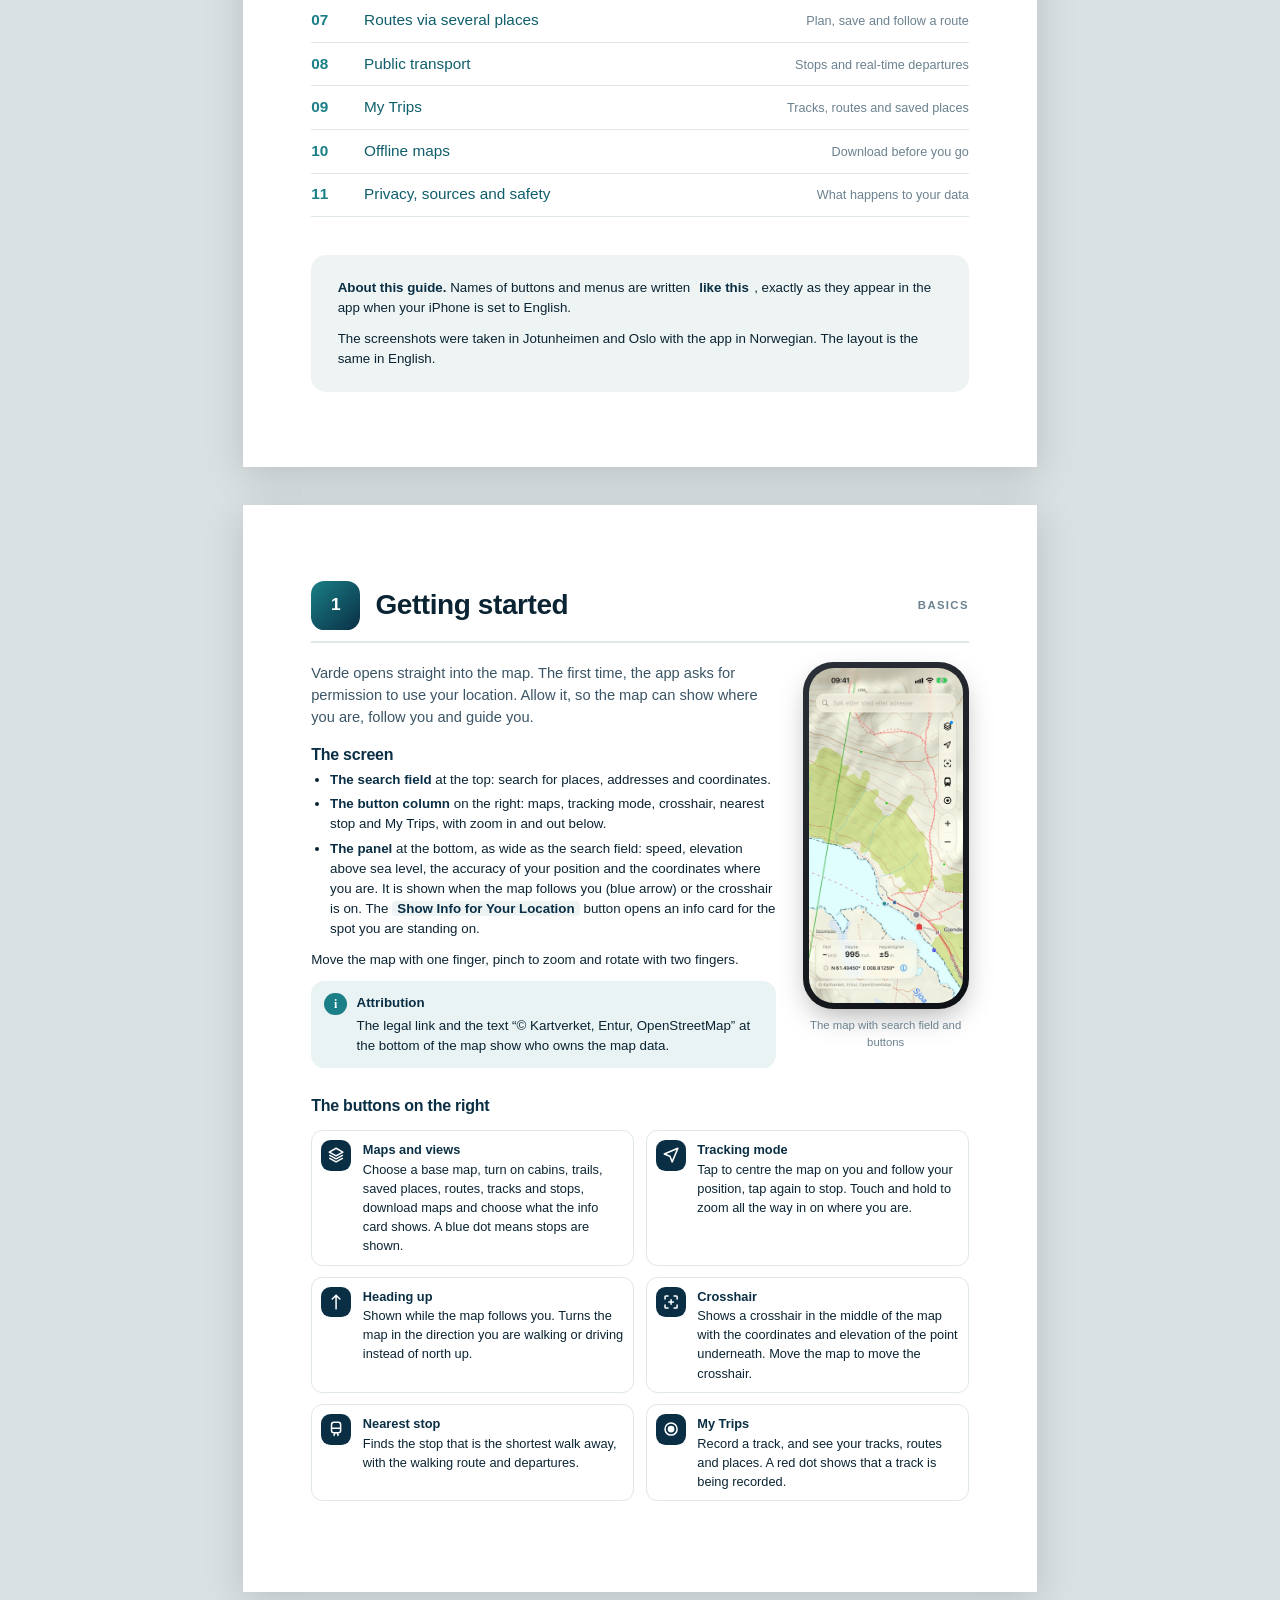
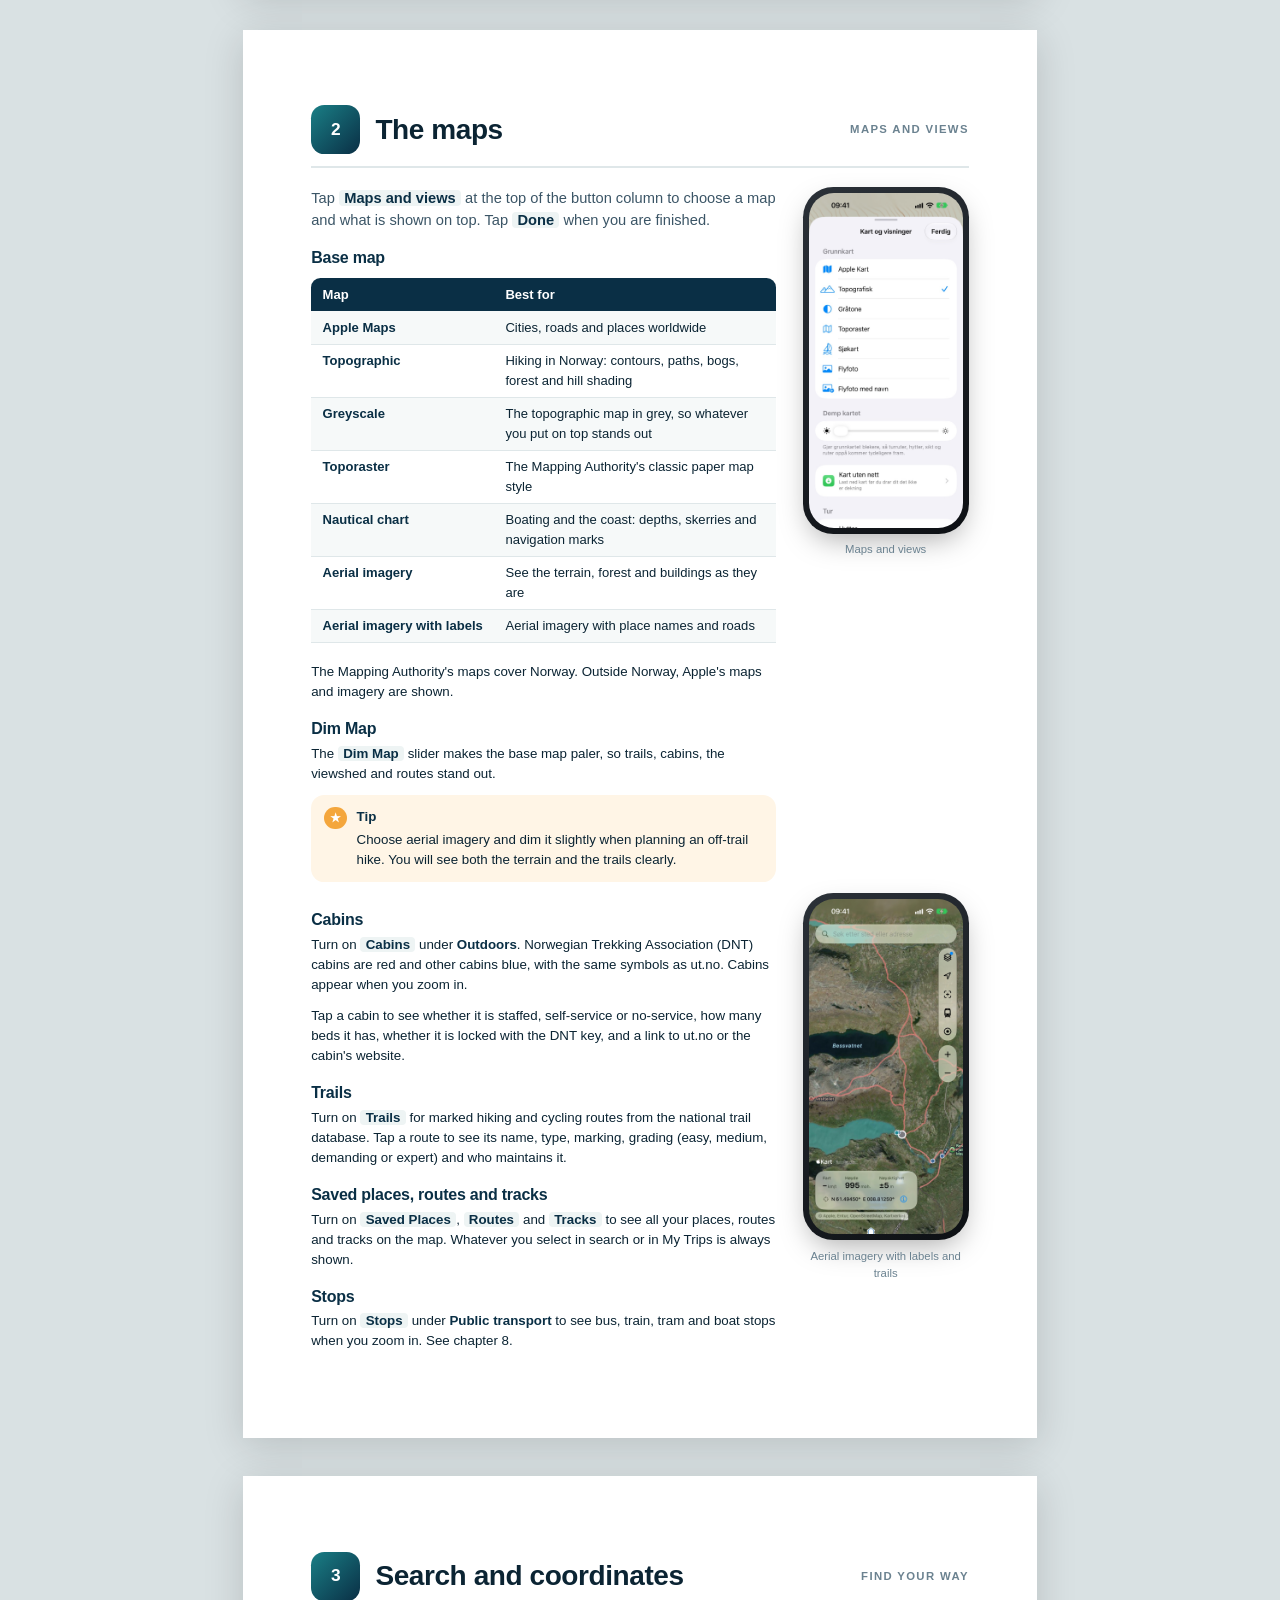
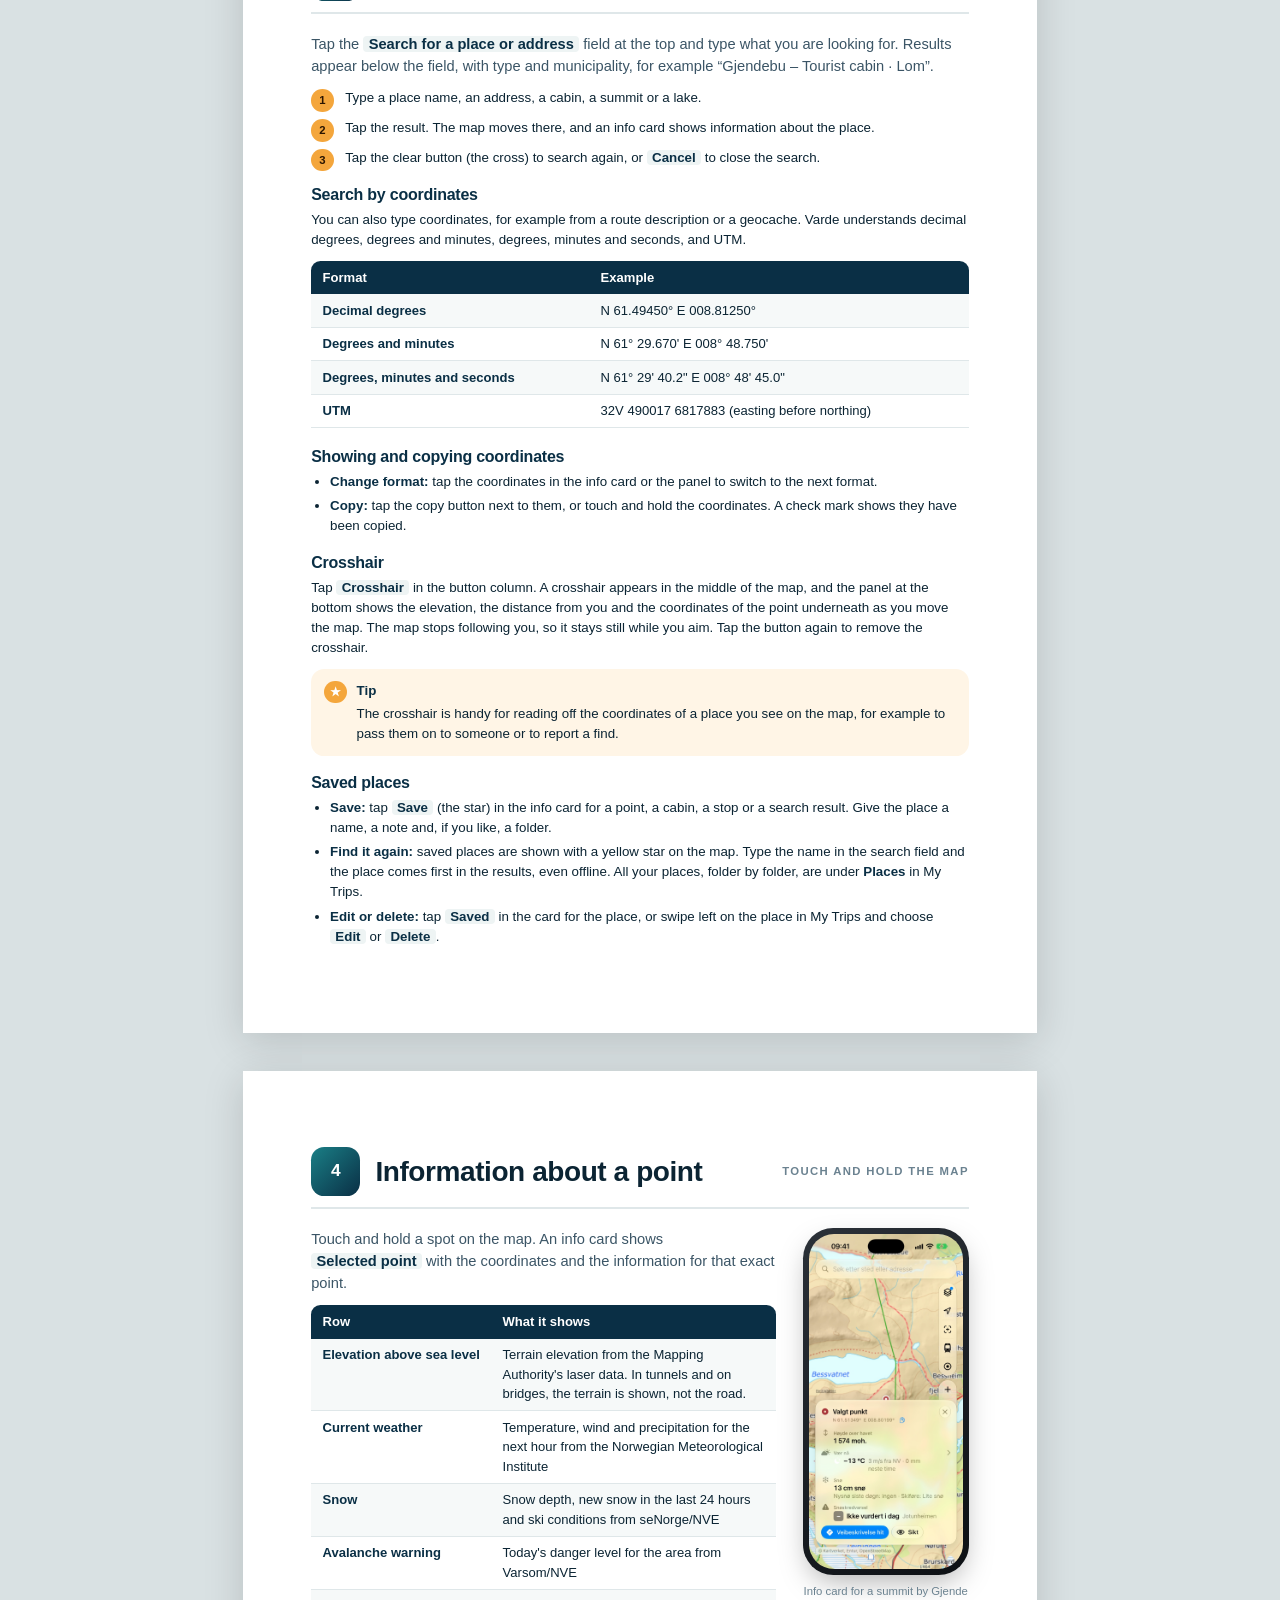
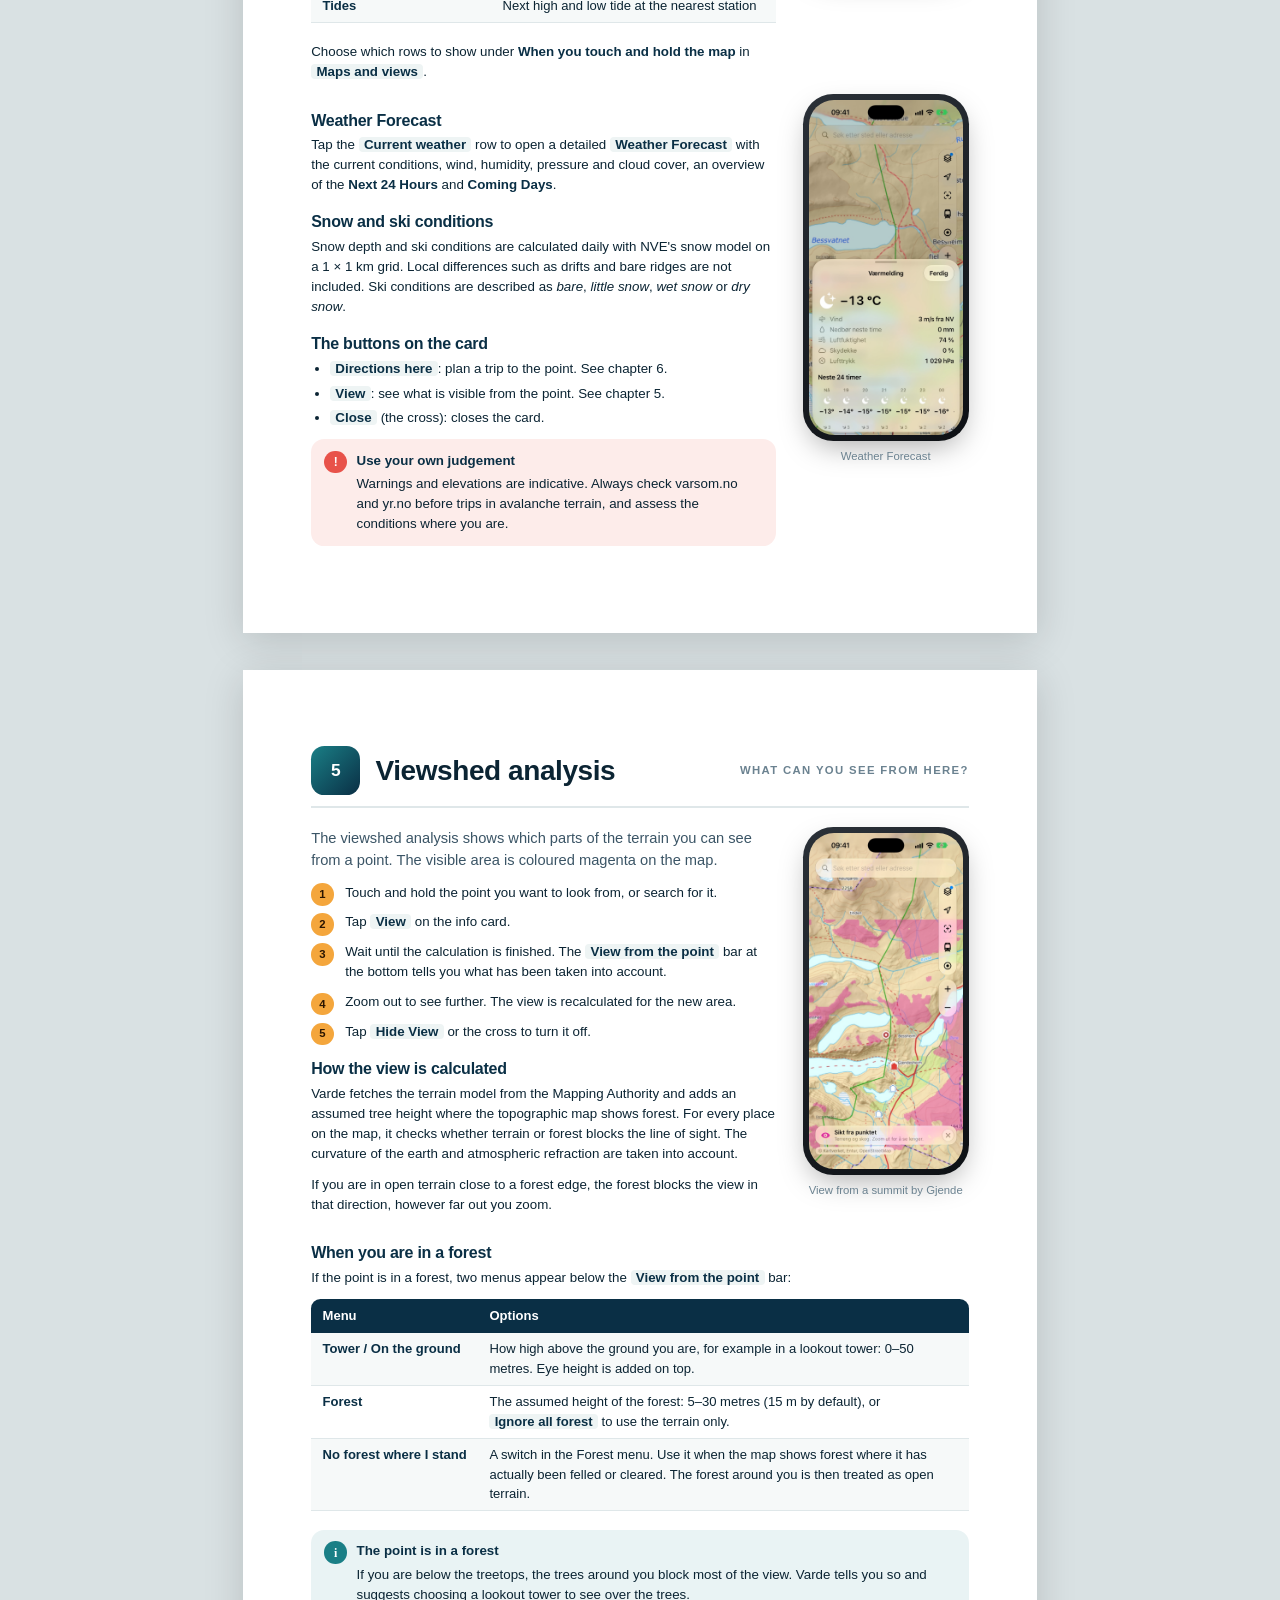
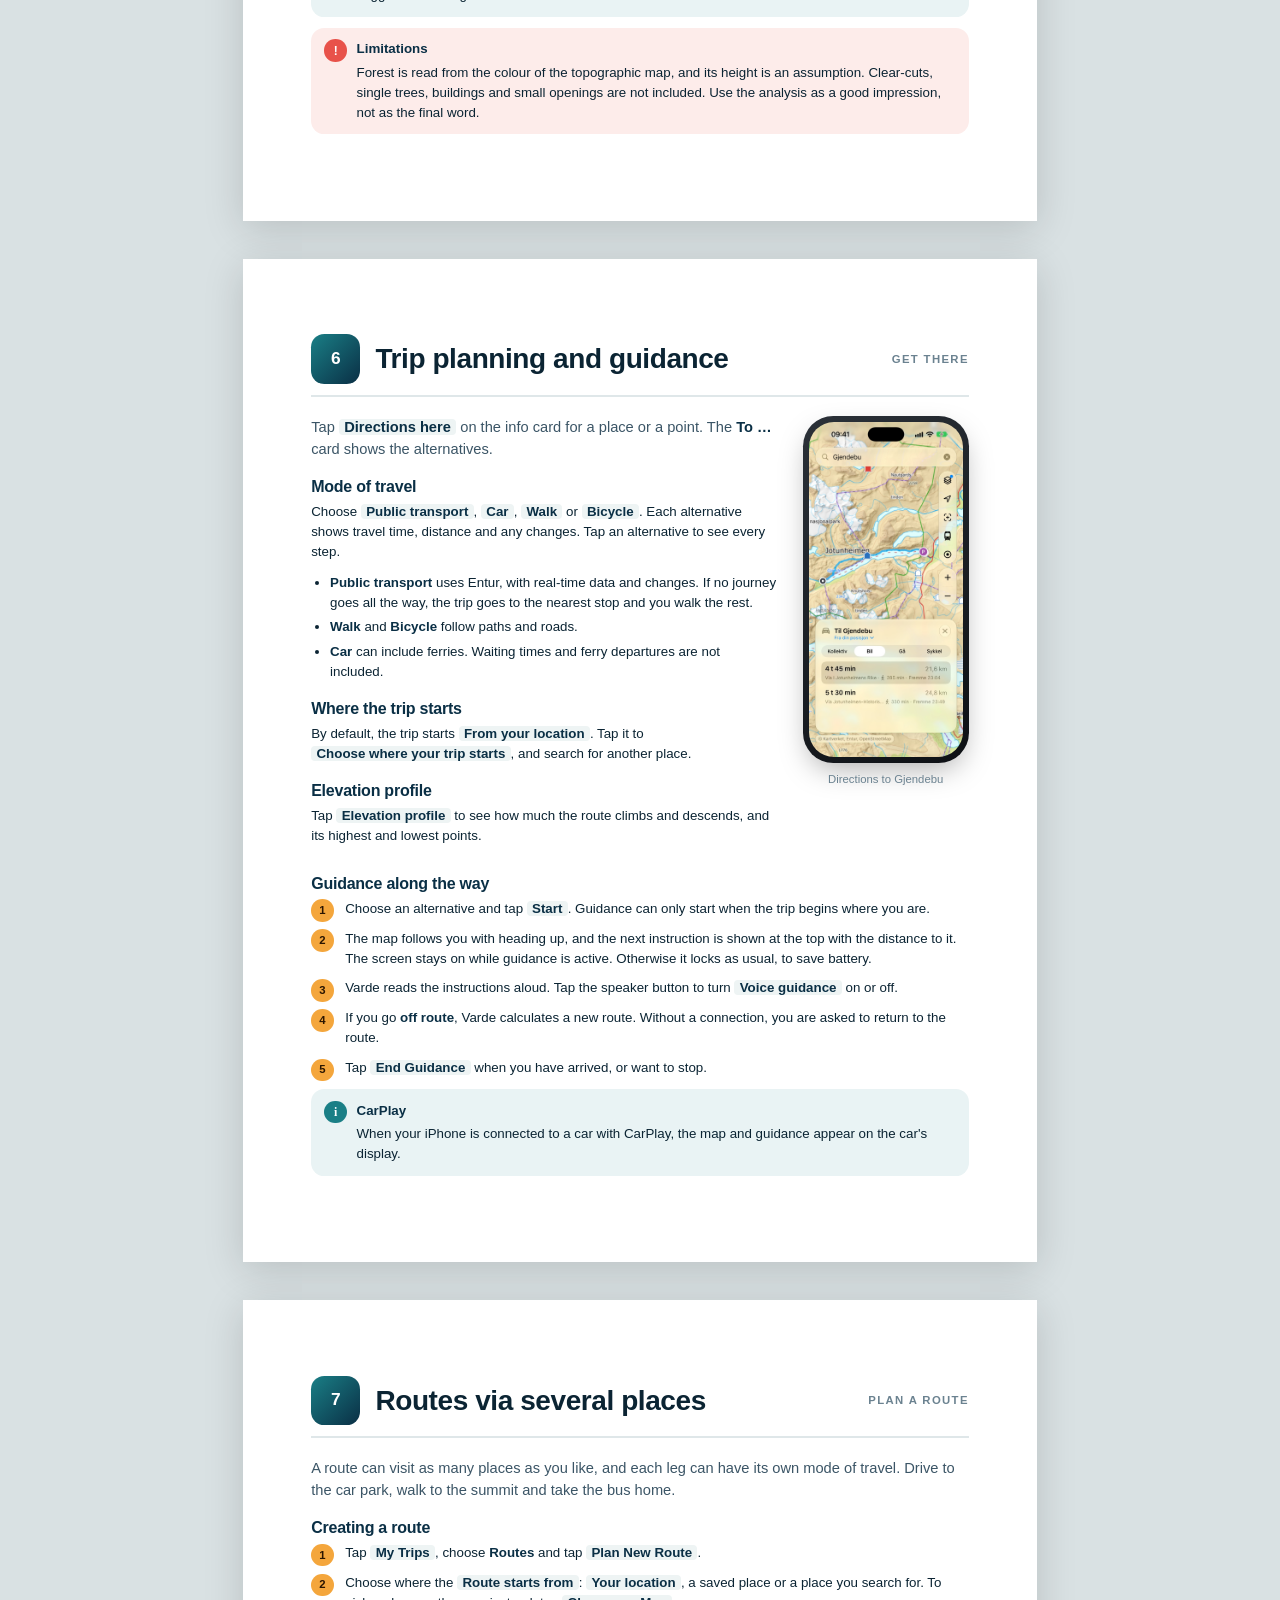
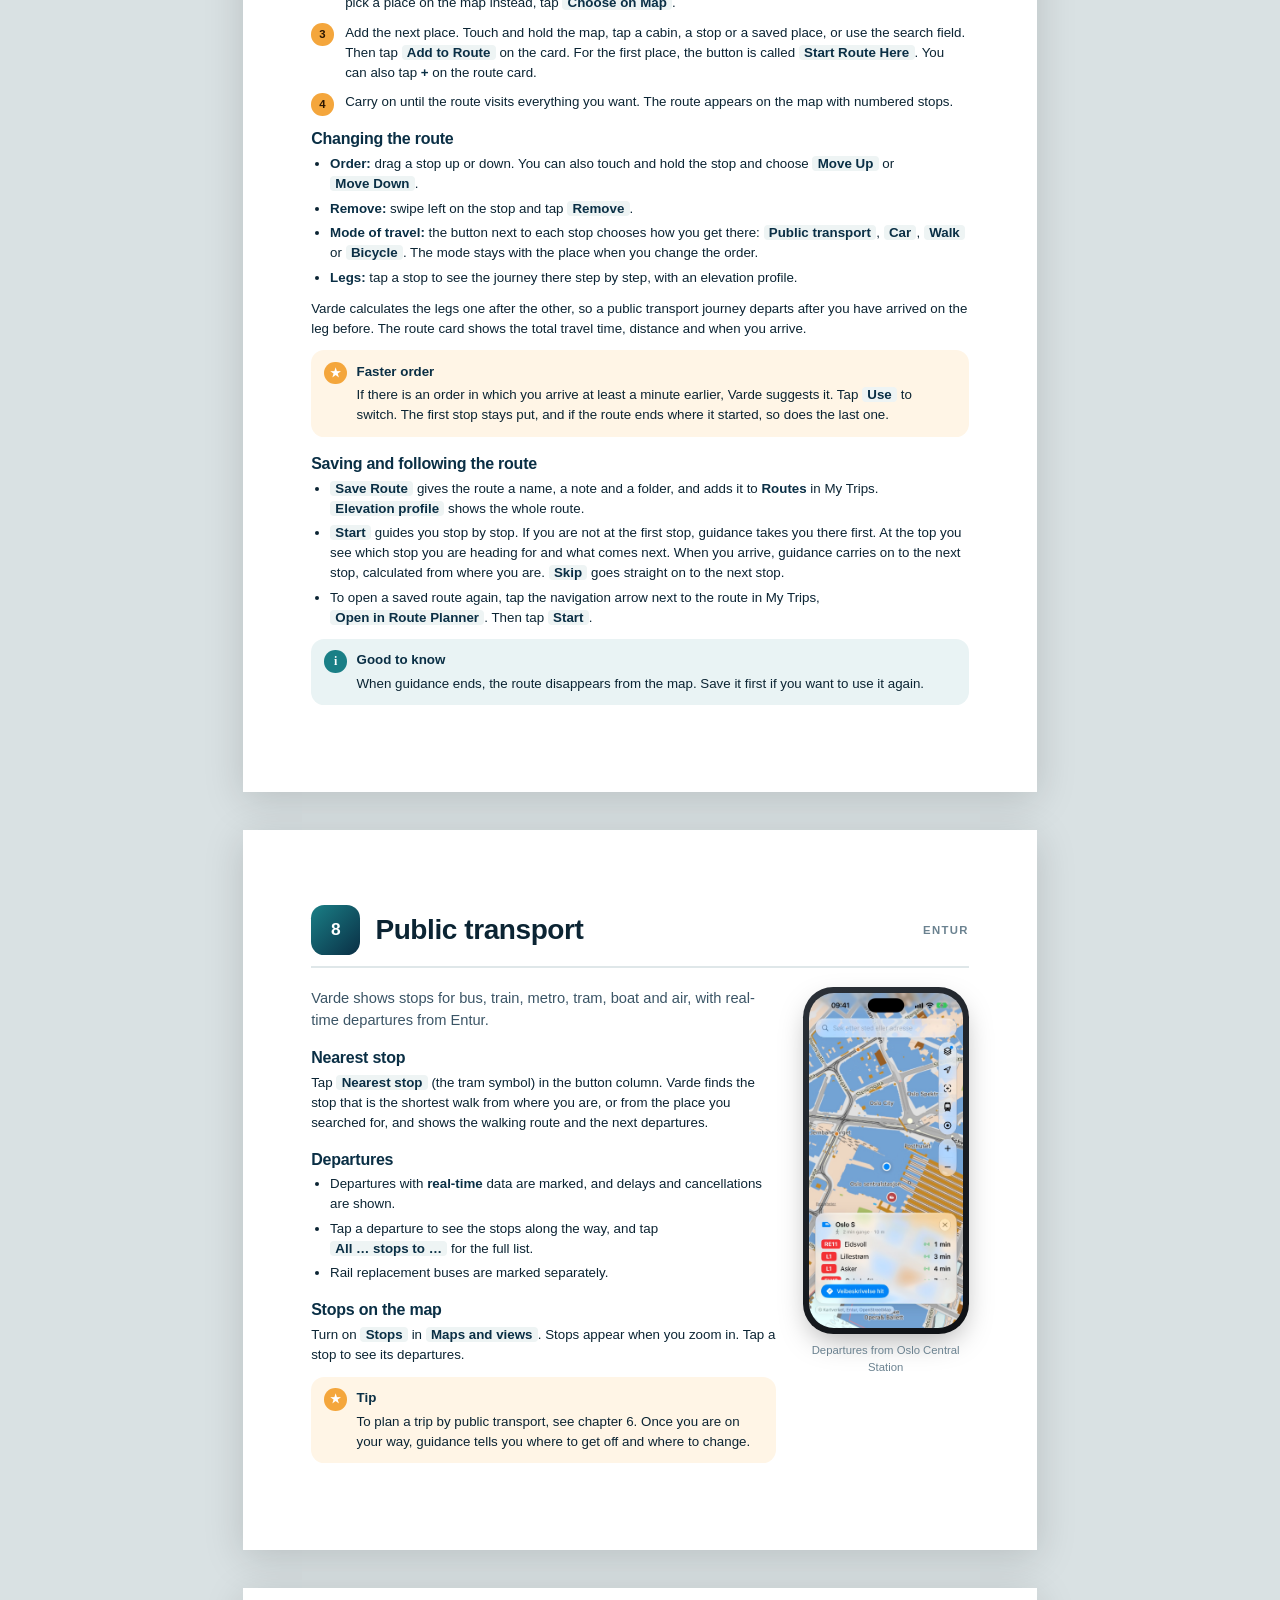
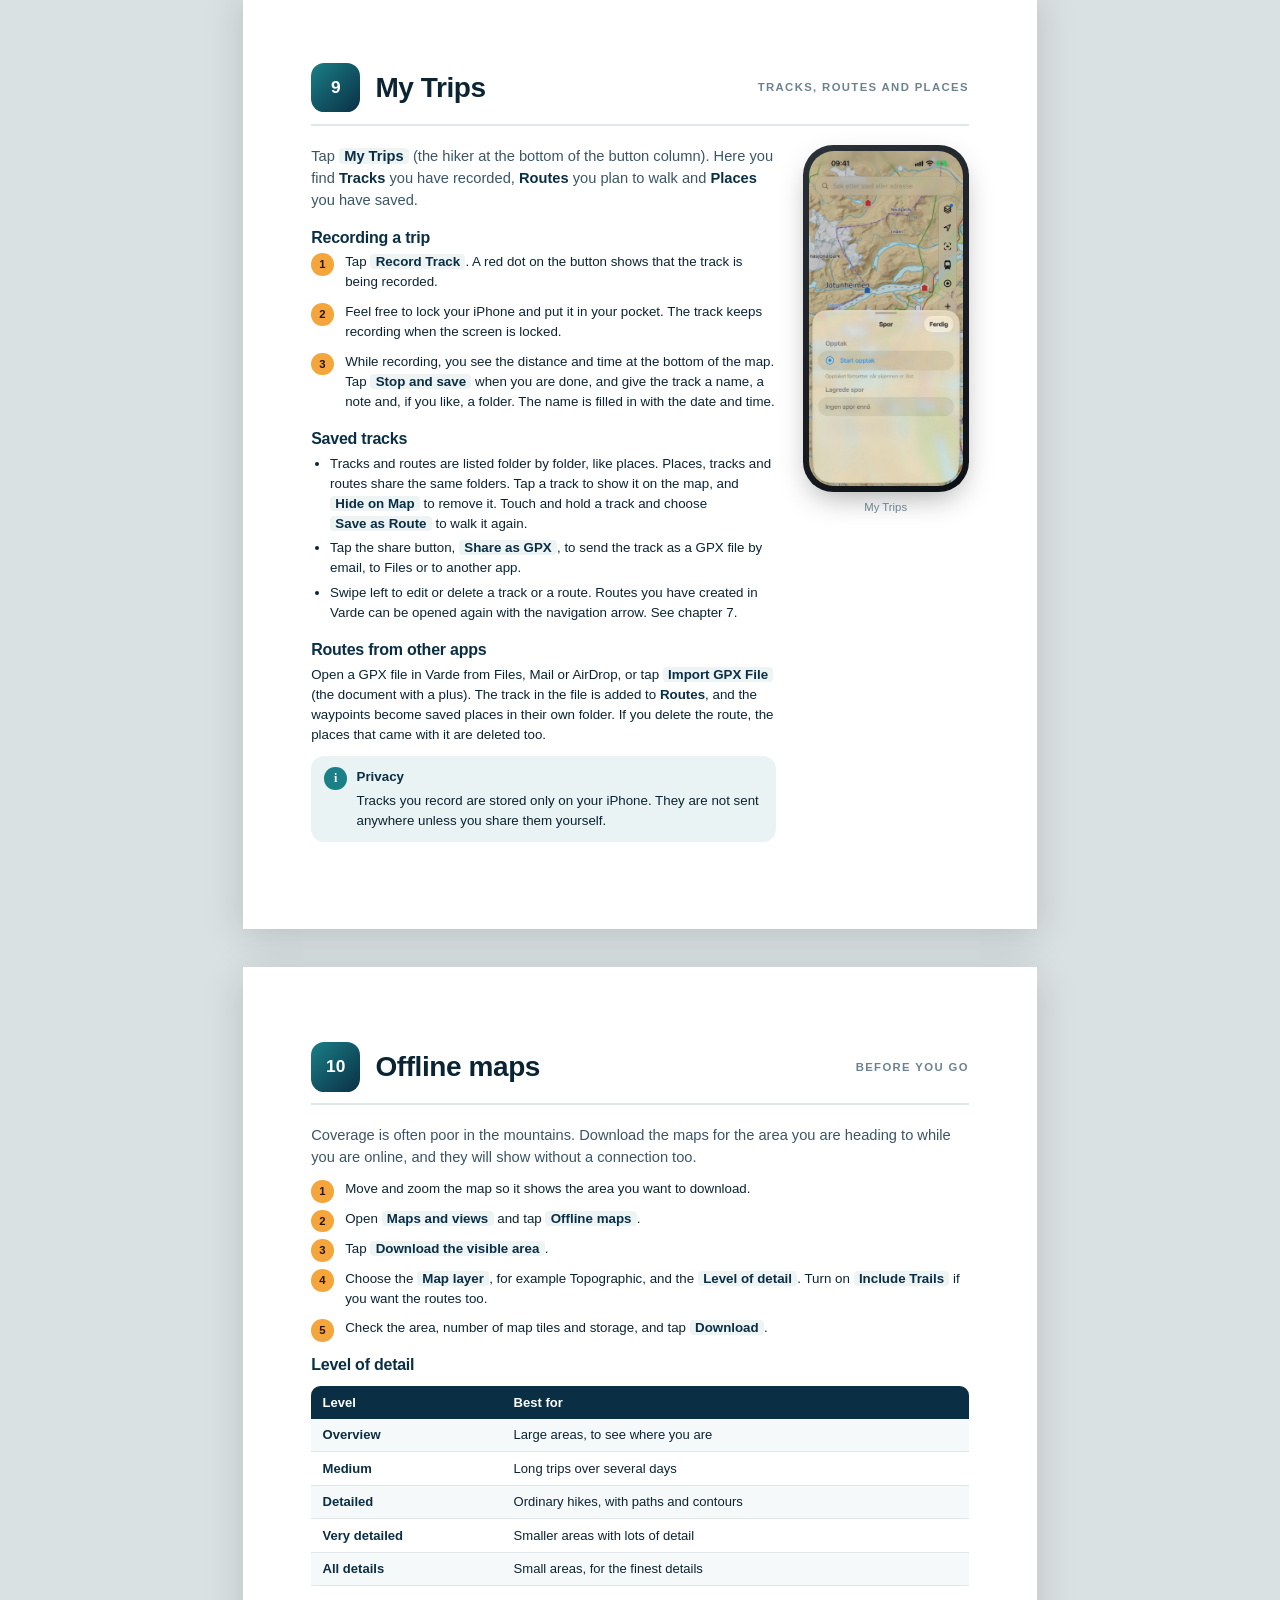
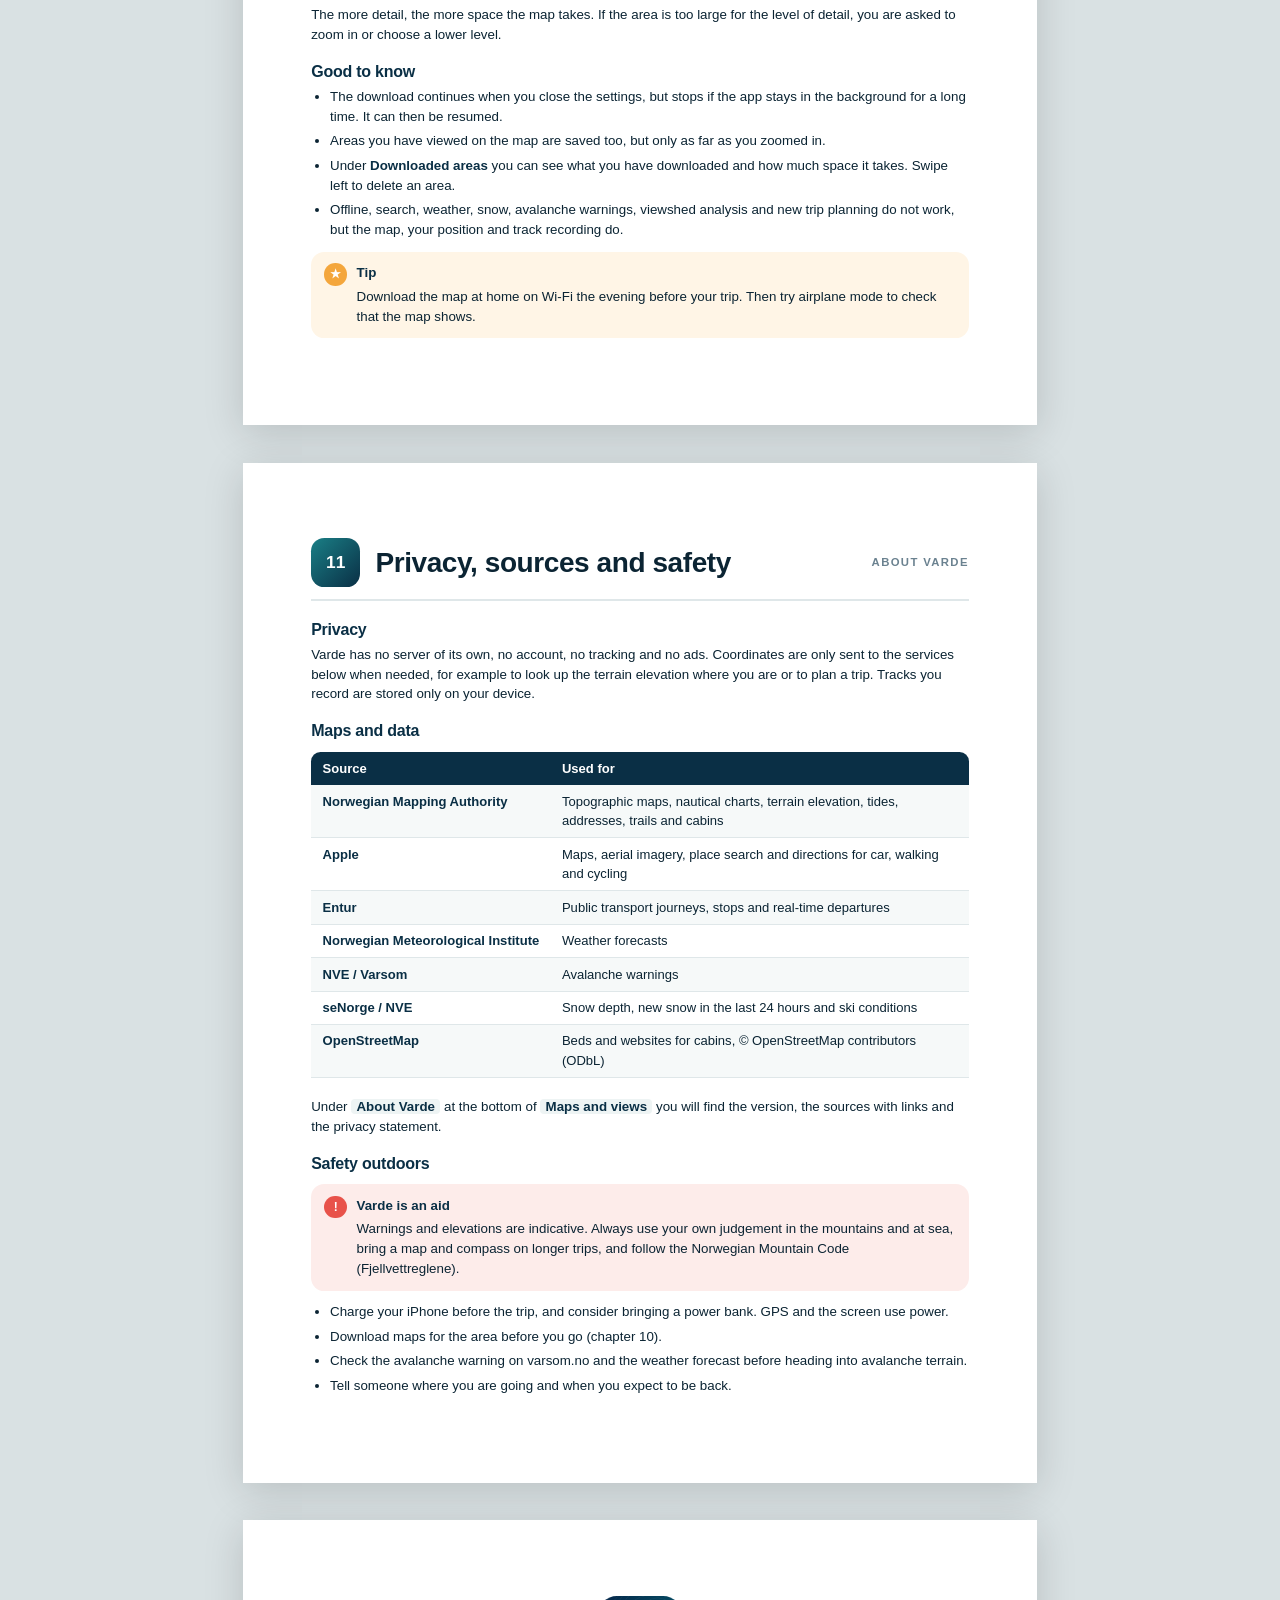
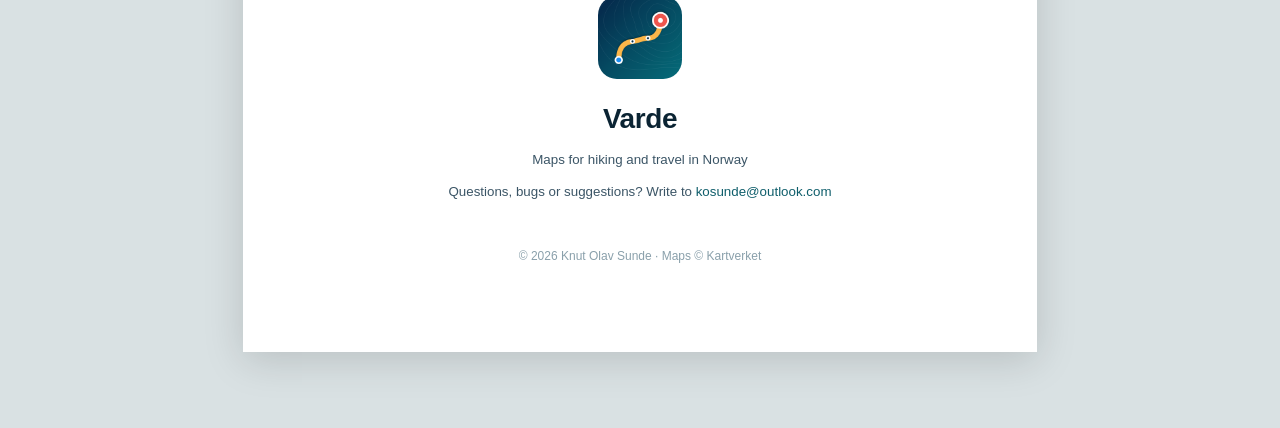
<file: guide/user-guide.html>
<!doctype html>
<html lang="en">
<head>
  <meta charset="utf-8">
  <meta name="viewport" content="width=device-width, initial-scale=1">
  <title>Varde – user guide</title>
  <link rel="icon" href="../assets/icon-256.png">
  <link rel="stylesheet" href="guide.css">
</head>
<body>

<!-- Cover -->
<section class="cover">
  <img class="icon" src="../assets/icon-256.png" alt="">
  <div class="kicker">User guide</div>
  <h1>Varde</h1>
  <p class="sub">Maps for hiking and travel in Norway. Everything you need to get started and make the most of the app.</p>
  <div class="meta">For iPhone · November 2026 edition</div>
  <div class="phones">
    <div class="phone low"><img src="../assets/screens/viewshed.jpg" alt=""></div>
    <div class="phone"><img src="../assets/screens/map.jpg" alt=""></div>
    <div class="phone low"><img src="../assets/screens/infocard.jpg" alt=""></div>
  </div>
</section>

<!-- Contents -->
<section class="sheet toc">
  <h2>Contents</h2>
  <ol>
    <li><a href="#start">Getting started</a><span>The screen and the buttons</span></li>
    <li><a href="#maps">The maps</a><span>Base maps, dimming, cabins and trails</span></li>
    <li><a href="#search">Search and coordinates</a><span>Places, addresses, coordinates, crosshair and saved places</span></li>
    <li><a href="#point">Information about a point</a><span>Elevation, weather, snow, avalanches and tides</span></li>
    <li><a href="#viewshed">Viewshed analysis</a><span>What can you see from here?</span></li>
    <li><a href="#trip">Trip planning and guidance</a><span>Public transport, car, walking and cycling</span></li>
    <li><a href="#route">Routes via several places</a><span>Plan, save and follow a route</span></li>
    <li><a href="#transit">Public transport</a><span>Stops and real-time departures</span></li>
    <li><a href="#tracks">My Trips</a><span>Tracks, routes and saved places</span></li>
    <li><a href="#offline">Offline maps</a><span>Download before you go</span></li>
    <li><a href="#privacy">Privacy, sources and safety</a><span>What happens to your data</span></li>
  </ol>
  <div class="intro-box">
    <p><b>About this guide.</b> Names of buttons and menus are written <span class="ui">like this</span>, exactly as they appear in the app when your iPhone is set to English.</p>
    <p style="margin:0">The screenshots were taken in Jotunheimen and Oslo with the app in Norwegian. The layout is the same in English.</p>
  </div>
</section>

<!-- 1 -->
<section class="sheet chapter" id="start">
  <div class="chapter-head"><div class="num">1</div><h2>Getting started</h2><div class="tag">Basics</div></div>
  <div class="with-shot">
    <div>
      <p class="lead">Varde opens straight into the map. The first time, the app asks for permission to use your location. Allow it, so the map can show where you are, follow you and guide you.</p>
      <h3>The screen</h3>
      <ul>
        <li><b>The search field</b> at the top: search for places, addresses and coordinates.</li>
        <li><b>The button column</b> on the right: maps, tracking mode, crosshair, nearest stop and My Trips, with zoom in and out below.</li>
        <li><b>The panel</b> at the bottom, as wide as the search field: speed, elevation above sea level, the accuracy of your position and the coordinates where you are. It is shown when the map follows you (blue arrow) or the crosshair is on. The <span class="ui">Show Info for Your Location</span> button opens an info card for the spot you are standing on.</li>
      </ul>
      <p>Move the map with one finger, pinch to zoom and rotate with two fingers.</p>
      <div class="info"><b>Attribution</b>The legal link and the text “© Kartverket, Entur, OpenStreetMap” at the bottom of the map show who owns the map data.</div>
    </div>
    <figure><div class="phone"><img src="../assets/screens/map.jpg" alt=""></div><figcaption>The map with search field and buttons</figcaption></figure>
  </div>

  <h3>The buttons on the right</h3>
  <div class="controls">
    <div class="control"><div class="k"><svg viewBox="0 0 24 24" fill="none" stroke="currentColor" stroke-width="2" stroke-linejoin="round"><path d="m12 3 9 5-9 5-9-5z"/><path d="m3 12 9 5 9-5M3 16l9 5 9-5"/></svg></div><div><b>Maps and views</b>Choose a base map, turn on cabins, trails, saved places, routes, tracks and stops, download maps and choose what the info card shows. A blue dot means stops are shown.</div></div>
    <div class="control"><div class="k"><svg viewBox="0 0 24 24" fill="none" stroke="currentColor" stroke-width="2" stroke-linejoin="round"><path d="M21 3 3 10.5l7.5 3 3 7.5z"/></svg></div><div><b>Tracking mode</b>Tap to centre the map on you and follow your position, tap again to stop. Touch and hold to zoom all the way in on where you are.</div></div>
    <div class="control"><div class="k"><svg viewBox="0 0 24 24" fill="none" stroke="currentColor" stroke-width="2" stroke-linecap="round"><path d="M12 3v18M7 8l5-5 5 5"/></svg></div><div><b>Heading up</b>Shown while the map follows you. Turns the map in the direction you are walking or driving instead of north up.</div></div>
    <div class="control"><div class="k"><svg viewBox="0 0 24 24" fill="none" stroke="currentColor" stroke-width="2" stroke-linecap="round"><path d="M4 8V5a1 1 0 0 1 1-1h3M16 4h3a1 1 0 0 1 1 1v3M20 16v3a1 1 0 0 1-1 1h-3M8 20H5a1 1 0 0 1-1-1v-3M12 9v6M9 12h6"/></svg></div><div><b>Crosshair</b>Shows a crosshair in the middle of the map with the coordinates and elevation of the point underneath. Move the map to move the crosshair.</div></div>
    <div class="control"><div class="k"><svg viewBox="0 0 24 24" fill="none" stroke="currentColor" stroke-width="2" stroke-linejoin="round"><rect x="6" y="3" width="12" height="14" rx="3"/><path d="M6 11h12M9 21l1.5-4M15 21l-1.5-4"/></svg></div><div><b>Nearest stop</b>Finds the stop that is the shortest walk away, with the walking route and departures.</div></div>
    <div class="control"><div class="k"><svg viewBox="0 0 24 24" fill="none" stroke="currentColor" stroke-width="2"><circle cx="12" cy="12" r="8"/><circle cx="12" cy="12" r="3.5" fill="currentColor"/></svg></div><div><b>My Trips</b>Record a track, and see your tracks, routes and places. A red dot shows that a track is being recorded.</div></div>
  </div>
</section>

<!-- 2 -->
<section class="sheet chapter" id="maps">
  <div class="chapter-head"><div class="num">2</div><h2>The maps</h2><div class="tag">Maps and views</div></div>
  <div class="with-shot">
    <div>
      <p class="lead">Tap <span class="ui">Maps and views</span> at the top of the button column to choose a map and what is shown on top. Tap <span class="ui">Done</span> when you are finished.</p>
      <h3>Base map</h3>
      <table>
        <tr><th>Map</th><th>Best for</th></tr>
        <tr><td>Apple Maps</td><td>Cities, roads and places worldwide</td></tr>
        <tr><td>Topographic</td><td>Hiking in Norway: contours, paths, bogs, forest and hill shading</td></tr>
        <tr><td>Greyscale</td><td>The topographic map in grey, so whatever you put on top stands out</td></tr>
        <tr><td>Toporaster</td><td>The Mapping Authority's classic paper map style</td></tr>
        <tr><td>Nautical chart</td><td>Boating and the coast: depths, skerries and navigation marks</td></tr>
        <tr><td>Aerial imagery</td><td>See the terrain, forest and buildings as they are</td></tr>
        <tr><td>Aerial imagery with labels</td><td>Aerial imagery with place names and roads</td></tr>
      </table>
      <p>The Mapping Authority's maps cover Norway. Outside Norway, Apple's maps and imagery are shown.</p>
      <h3>Dim Map</h3>
      <p>The <span class="ui">Dim Map</span> slider makes the base map paler, so trails, cabins, the viewshed and routes stand out.</p>
      <div class="tip"><b>Tip</b>Choose aerial imagery and dim it slightly when planning an off-trail hike. You will see both the terrain and the trails clearly.</div>
    </div>
    <figure><div class="phone"><img src="../assets/screens/settings.jpg" alt=""></div><figcaption>Maps and views</figcaption></figure>
  </div>

  <div class="with-shot">
    <div>
      <h3>Cabins</h3>
      <p>Turn on <span class="ui">Cabins</span> under <b>Outdoors</b>. Norwegian Trekking Association (DNT) cabins are red and other cabins blue, with the same symbols as ut.no. Cabins appear when you zoom in.</p>
      <p>Tap a cabin to see whether it is staffed, self-service or no-service, how many beds it has, whether it is locked with the DNT key, and a link to ut.no or the cabin's website.</p>
      <h3>Trails</h3>
      <p>Turn on <span class="ui">Trails</span> for marked hiking and cycling routes from the national trail database. Tap a route to see its name, type, marking, grading (easy, medium, demanding or expert) and who maintains it.</p>
      <h3>Saved places, routes and tracks</h3>
      <p>Turn on <span class="ui">Saved Places</span>, <span class="ui">Routes</span> and <span class="ui">Tracks</span> to see all your places, routes and tracks on the map. Whatever you select in search or in My Trips is always shown.</p>
      <h3>Stops</h3>
      <p>Turn on <span class="ui">Stops</span> under <b>Public transport</b> to see bus, train, tram and boat stops when you zoom in. See chapter 8.</p>
    </div>
    <figure><div class="phone"><img src="../assets/screens/aerial.jpg" alt=""></div><figcaption>Aerial imagery with labels and trails</figcaption></figure>
  </div>
</section>

<!-- 3 -->
<section class="sheet chapter" id="search">
  <div class="chapter-head"><div class="num">3</div><h2>Search and coordinates</h2><div class="tag">Find your way</div></div>
  <p class="lead">Tap the <span class="ui">Search for a place or address</span> field at the top and type what you are looking for. Results appear below the field, with type and municipality, for example “Gjendebu – Tourist cabin · Lom”.</p>
  <ol class="steps">
    <li>Type a place name, an address, a cabin, a summit or a lake.</li>
    <li>Tap the result. The map moves there, and an info card shows information about the place.</li>
    <li>Tap the clear button (the cross) to search again, or <span class="ui">Cancel</span> to close the search.</li>
  </ol>

  <h3>Search by coordinates</h3>
  <p>You can also type coordinates, for example from a route description or a geocache. Varde understands decimal degrees, degrees and minutes, degrees, minutes and seconds, and UTM.</p>
  <table>
    <tr><th>Format</th><th>Example</th></tr>
    <tr><td>Decimal degrees</td><td>N 61.49450° E 008.81250°</td></tr>
    <tr><td>Degrees and minutes</td><td>N 61° 29.670' E 008° 48.750'</td></tr>
    <tr><td>Degrees, minutes and seconds</td><td>N 61° 29' 40.2" E 008° 48' 45.0"</td></tr>
    <tr><td>UTM</td><td>32V 490017 6817883 (easting before northing)</td></tr>
  </table>

  <h3>Showing and copying coordinates</h3>
  <ul>
    <li><b>Change format:</b> tap the coordinates in the info card or the panel to switch to the next format.</li>
    <li><b>Copy:</b> tap the copy button next to them, or touch and hold the coordinates. A check mark shows they have been copied.</li>
  </ul>

  <h3>Crosshair</h3>
  <p>Tap <span class="ui">Crosshair</span> in the button column. A crosshair appears in the middle of the map, and the panel at the bottom shows the elevation, the distance from you and the coordinates of the point underneath as you move the map. The map stops following you, so it stays still while you aim. Tap the button again to remove the crosshair.</p>
  <div class="tip"><b>Tip</b>The crosshair is handy for reading off the coordinates of a place you see on the map, for example to pass them on to someone or to report a find.</div>

  <h3>Saved places</h3>
  <ul>
    <li><b>Save:</b> tap <span class="ui">Save</span> (the star) in the info card for a point, a cabin, a stop or a search result. Give the place a name, a note and, if you like, a folder.</li>
    <li><b>Find it again:</b> saved places are shown with a yellow star on the map. Type the name in the search field and the place comes first in the results, even offline. All your places, folder by folder, are under <b>Places</b> in My Trips.</li>
    <li><b>Edit or delete:</b> tap <span class="ui">Saved</span> in the card for the place, or swipe left on the place in My Trips and choose <span class="ui">Edit</span> or <span class="ui">Delete</span>.</li>
  </ul>
</section>

<!-- 4 -->
<section class="sheet chapter" id="point">
  <div class="chapter-head"><div class="num">4</div><h2>Information about a point</h2><div class="tag">Touch and hold the map</div></div>
  <div class="with-shot">
    <div>
      <p class="lead">Touch and hold a spot on the map. An info card shows <span class="ui">Selected point</span> with the coordinates and the information for that exact point.</p>
      <table>
        <tr><th>Row</th><th>What it shows</th></tr>
        <tr><td>Elevation above sea level</td><td>Terrain elevation from the Mapping Authority's laser data. In tunnels and on bridges, the terrain is shown, not the road.</td></tr>
        <tr><td>Current weather</td><td>Temperature, wind and precipitation for the next hour from the Norwegian Meteorological Institute</td></tr>
        <tr><td>Snow</td><td>Snow depth, new snow in the last 24 hours and ski conditions from seNorge/NVE</td></tr>
        <tr><td>Avalanche warning</td><td>Today's danger level for the area from Varsom/NVE</td></tr>
        <tr><td>Tides</td><td>Next high and low tide at the nearest station</td></tr>
      </table>
      <p>Choose which rows to show under <b>When you touch and hold the map</b> in <span class="ui">Maps and views</span>.</p>
    </div>
    <figure><div class="phone"><img src="../assets/screens/infocard.jpg" alt=""></div><figcaption>Info card for a summit by Gjende</figcaption></figure>
  </div>

  <div class="with-shot">
    <div>
      <h3>Weather Forecast</h3>
      <p>Tap the <span class="ui">Current weather</span> row to open a detailed <span class="ui">Weather Forecast</span> with the current conditions, wind, humidity, pressure and cloud cover, an overview of the <b>Next 24 Hours</b> and <b>Coming Days</b>.</p>
      <h3>Snow and ski conditions</h3>
      <p>Snow depth and ski conditions are calculated daily with NVE's snow model on a 1 × 1 km grid. Local differences such as drifts and bare ridges are not included. Ski conditions are described as <i>bare</i>, <i>little snow</i>, <i>wet snow</i> or <i>dry snow</i>.</p>
      <h3>The buttons on the card</h3>
      <ul>
        <li><span class="ui">Directions here</span>: plan a trip to the point. See chapter 6.</li>
        <li><span class="ui">View</span>: see what is visible from the point. See chapter 5.</li>
        <li><span class="ui">Close</span> (the cross): closes the card.</li>
      </ul>
      <div class="warn"><b>Use your own judgement</b>Warnings and elevations are indicative. Always check varsom.no and yr.no before trips in avalanche terrain, and assess the conditions where you are.</div>
    </div>
    <figure><div class="phone"><img src="../assets/screens/forecast.jpg" alt=""></div><figcaption>Weather Forecast</figcaption></figure>
  </div>
</section>

<!-- 5 -->
<section class="sheet chapter" id="viewshed">
  <div class="chapter-head"><div class="num">5</div><h2>Viewshed analysis</h2><div class="tag">What can you see from here?</div></div>
  <div class="with-shot">
    <div>
      <p class="lead">The viewshed analysis shows which parts of the terrain you can see from a point. The visible area is coloured magenta on the map.</p>
      <ol class="steps">
        <li>Touch and hold the point you want to look from, or search for it.</li>
        <li>Tap <span class="ui">View</span> on the info card.</li>
        <li>Wait until the calculation is finished. The <span class="ui">View from the point</span> bar at the bottom tells you what has been taken into account.</li>
        <li>Zoom out to see further. The view is recalculated for the new area.</li>
        <li>Tap <span class="ui">Hide View</span> or the cross to turn it off.</li>
      </ol>
      <h3>How the view is calculated</h3>
      <p>Varde fetches the terrain model from the Mapping Authority and adds an assumed tree height where the topographic map shows forest. For every place on the map, it checks whether terrain or forest blocks the line of sight. The curvature of the earth and atmospheric refraction are taken into account.</p>
      <p>If you are in open terrain close to a forest edge, the forest blocks the view in that direction, however far out you zoom.</p>
    </div>
    <figure><div class="phone"><img src="../assets/screens/viewshed.jpg" alt=""></div><figcaption>View from a summit by Gjende</figcaption></figure>
  </div>

  <h3>When you are in a forest</h3>
  <p>If the point is in a forest, two menus appear below the <span class="ui">View from the point</span> bar:</p>
  <table>
    <tr><th>Menu</th><th>Options</th></tr>
    <tr><td>Tower / On the ground</td><td>How high above the ground you are, for example in a lookout tower: 0–50 metres. Eye height is added on top.</td></tr>
    <tr><td>Forest</td><td>The assumed height of the forest: 5–30 metres (15 m by default), or <span class="ui">Ignore all forest</span> to use the terrain only.</td></tr>
    <tr><td>No forest where I stand</td><td>A switch in the Forest menu. Use it when the map shows forest where it has actually been felled or cleared. The forest around you is then treated as open terrain.</td></tr>
  </table>
  <div class="info"><b>The point is in a forest</b>If you are below the treetops, the trees around you block most of the view. Varde tells you so and suggests choosing a lookout tower to see over the trees.</div>
  <div class="warn"><b>Limitations</b>Forest is read from the colour of the topographic map, and its height is an assumption. Clear-cuts, single trees, buildings and small openings are not included. Use the analysis as a good impression, not as the final word.</div>
</section>

<!-- 6 -->
<section class="sheet chapter" id="trip">
  <div class="chapter-head"><div class="num">6</div><h2>Trip planning and guidance</h2><div class="tag">Get there</div></div>
  <div class="with-shot">
    <div>
      <p class="lead">Tap <span class="ui">Directions here</span> on the info card for a place or a point. The <b>To …</b> card shows the alternatives.</p>
      <h3>Mode of travel</h3>
      <p>Choose <span class="ui">Public transport</span>, <span class="ui">Car</span>, <span class="ui">Walk</span> or <span class="ui">Bicycle</span>. Each alternative shows travel time, distance and any changes. Tap an alternative to see every step.</p>
      <ul>
        <li><b>Public transport</b> uses Entur, with real-time data and changes. If no journey goes all the way, the trip goes to the nearest stop and you walk the rest.</li>
        <li><b>Walk</b> and <b>Bicycle</b> follow paths and roads.</li>
        <li><b>Car</b> can include ferries. Waiting times and ferry departures are not included.</li>
      </ul>
      <h3>Where the trip starts</h3>
      <p>By default, the trip starts <span class="ui">From your location</span>. Tap it to <span class="ui">Choose where your trip starts</span>, and search for another place.</p>
      <h3>Elevation profile</h3>
      <p>Tap <span class="ui">Elevation profile</span> to see how much the route climbs and descends, and its highest and lowest points.</p>
    </div>
    <figure><div class="phone"><img src="../assets/screens/trip.jpg" alt=""></div><figcaption>Directions to Gjendebu</figcaption></figure>
  </div>

  <h3>Guidance along the way</h3>
  <ol class="steps">
    <li>Choose an alternative and tap <span class="ui">Start</span>. Guidance can only start when the trip begins where you are.</li>
    <li>The map follows you with heading up, and the next instruction is shown at the top with the distance to it. The screen stays on while guidance is active. Otherwise it locks as usual, to save battery.</li>
    <li>Varde reads the instructions aloud. Tap the speaker button to turn <span class="ui">Voice guidance</span> on or off.</li>
    <li>If you go <b>off route</b>, Varde calculates a new route. Without a connection, you are asked to return to the route.</li>
    <li>Tap <span class="ui">End Guidance</span> when you have arrived, or want to stop.</li>
  </ol>
  <div class="info"><b>CarPlay</b>When your iPhone is connected to a car with CarPlay, the map and guidance appear on the car's display.</div>
</section>

<!-- 7 -->
<section class="sheet chapter" id="route">
  <div class="chapter-head"><div class="num">7</div><h2>Routes via several places</h2><div class="tag">Plan a route</div></div>
  <p class="lead">A route can visit as many places as you like, and each leg can have its own mode of travel. Drive to the car park, walk to the summit and take the bus home.</p>
  <h3>Creating a route</h3>
  <ol class="steps">
    <li>Tap <span class="ui">My Trips</span>, choose <b>Routes</b> and tap <span class="ui">Plan New Route</span>.</li>
    <li>Choose where the <span class="ui">Route starts from</span>: <span class="ui">Your location</span>, a saved place or a place you search for. To pick a place on the map instead, tap <span class="ui">Choose on Map</span>.</li>
    <li>Add the next place. Touch and hold the map, tap a cabin, a stop or a saved place, or use the search field. Then tap <span class="ui">Add to Route</span> on the card. For the first place, the button is called <span class="ui">Start Route Here</span>. You can also tap <b>+</b> on the route card.</li>
    <li>Carry on until the route visits everything you want. The route appears on the map with numbered stops.</li>
  </ol>
  <h3>Changing the route</h3>
  <ul>
    <li><b>Order:</b> drag a stop up or down. You can also touch and hold the stop and choose <span class="ui">Move Up</span> or <span class="ui">Move Down</span>.</li>
    <li><b>Remove:</b> swipe left on the stop and tap <span class="ui">Remove</span>.</li>
    <li><b>Mode of travel:</b> the button next to each stop chooses how you get there: <span class="ui">Public transport</span>, <span class="ui">Car</span>, <span class="ui">Walk</span> or <span class="ui">Bicycle</span>. The mode stays with the place when you change the order.</li>
    <li><b>Legs:</b> tap a stop to see the journey there step by step, with an elevation profile.</li>
  </ul>
  <p>Varde calculates the legs one after the other, so a public transport journey departs after you have arrived on the leg before. The route card shows the total travel time, distance and when you arrive.</p>
  <div class="tip"><b>Faster order</b>If there is an order in which you arrive at least a minute earlier, Varde suggests it. Tap <span class="ui">Use</span> to switch. The first stop stays put, and if the route ends where it started, so does the last one.</div>
  <h3>Saving and following the route</h3>
  <ul>
    <li><span class="ui">Save Route</span> gives the route a name, a note and a folder, and adds it to <b>Routes</b> in My Trips. <span class="ui">Elevation profile</span> shows the whole route.</li>
    <li><span class="ui">Start</span> guides you stop by stop. If you are not at the first stop, guidance takes you there first. At the top you see which stop you are heading for and what comes next. When you arrive, guidance carries on to the next stop, calculated from where you are. <span class="ui">Skip</span> goes straight on to the next stop.</li>
    <li>To open a saved route again, tap the navigation arrow next to the route in My Trips, <span class="ui">Open in Route Planner</span>. Then tap <span class="ui">Start</span>.</li>
  </ul>
  <div class="info"><b>Good to know</b>When guidance ends, the route disappears from the map. Save it first if you want to use it again.</div>
</section>

<!-- 8 -->
<section class="sheet chapter" id="transit">
  <div class="chapter-head"><div class="num">8</div><h2>Public transport</h2><div class="tag">Entur</div></div>
  <div class="with-shot">
    <div>
      <p class="lead">Varde shows stops for bus, train, metro, tram, boat and air, with real-time departures from Entur.</p>
      <h3>Nearest stop</h3>
      <p>Tap <span class="ui">Nearest stop</span> (the tram symbol) in the button column. Varde finds the stop that is the shortest walk from where you are, or from the place you searched for, and shows the walking route and the next departures.</p>
      <h3>Departures</h3>
      <ul>
        <li>Departures with <b>real-time</b> data are marked, and delays and cancellations are shown.</li>
        <li>Tap a departure to see the stops along the way, and tap <span class="ui">All … stops to …</span> for the full list.</li>
        <li>Rail replacement buses are marked separately.</li>
      </ul>
      <h3>Stops on the map</h3>
      <p>Turn on <span class="ui">Stops</span> in <span class="ui">Maps and views</span>. Stops appear when you zoom in. Tap a stop to see its departures.</p>
      <div class="tip"><b>Tip</b>To plan a trip by public transport, see chapter 6. Once you are on your way, guidance tells you where to get off and where to change.</div>
    </div>
    <figure><div class="phone"><img src="../assets/screens/transit.jpg" alt=""></div><figcaption>Departures from Oslo Central Station</figcaption></figure>
  </div>
</section>

<!-- 9 -->
<section class="sheet chapter" id="tracks">
  <div class="chapter-head"><div class="num">9</div><h2>My Trips</h2><div class="tag">Tracks, routes and places</div></div>
  <div class="with-shot">
    <div>
      <p class="lead">Tap <span class="ui">My Trips</span> (the hiker at the bottom of the button column). Here you find <b>Tracks</b> you have recorded, <b>Routes</b> you plan to walk and <b>Places</b> you have saved.</p>
      <h3>Recording a trip</h3>
      <ol class="steps">
        <li>Tap <span class="ui">Record Track</span>. A red dot on the button shows that the track is being recorded.</li>
        <li>Feel free to lock your iPhone and put it in your pocket. The track keeps recording when the screen is locked.</li>
        <li>While recording, you see the distance and time at the bottom of the map. Tap <span class="ui">Stop and save</span> when you are done, and give the track a name, a note and, if you like, a folder. The name is filled in with the date and time.</li>
      </ol>
      <h3>Saved tracks</h3>
      <ul>
        <li>Tracks and routes are listed folder by folder, like places. Places, tracks and routes share the same folders. Tap a track to show it on the map, and <span class="ui">Hide on Map</span> to remove it. Touch and hold a track and choose <span class="ui">Save as Route</span> to walk it again.</li>
        <li>Tap the share button, <span class="ui">Share as GPX</span>, to send the track as a GPX file by email, to Files or to another app.</li>
        <li>Swipe left to edit or delete a track or a route. Routes you have created in Varde can be opened again with the navigation arrow. See chapter 7.</li>
      </ul>
      <h3>Routes from other apps</h3>
      <p>Open a GPX file in Varde from Files, Mail or AirDrop, or tap <span class="ui">Import GPX File</span> (the document with a plus). The track in the file is added to <b>Routes</b>, and the waypoints become saved places in their own folder. If you delete the route, the places that came with it are deleted too.</p>
      <div class="info"><b>Privacy</b>Tracks you record are stored only on your iPhone. They are not sent anywhere unless you share them yourself.</div>
    </div>
    <figure><div class="phone"><img src="../assets/screens/tracks.jpg" alt=""></div><figcaption>My Trips</figcaption></figure>
  </div>
</section>

<!-- 10 -->
<section class="sheet chapter" id="offline">
  <div class="chapter-head"><div class="num">10</div><h2>Offline maps</h2><div class="tag">Before you go</div></div>
  <p class="lead">Coverage is often poor in the mountains. Download the maps for the area you are heading to while you are online, and they will show without a connection too.</p>
  <ol class="steps">
    <li>Move and zoom the map so it shows the area you want to download.</li>
    <li>Open <span class="ui">Maps and views</span> and tap <span class="ui">Offline maps</span>.</li>
    <li>Tap <span class="ui">Download the visible area</span>.</li>
    <li>Choose the <span class="ui">Map layer</span>, for example Topographic, and the <span class="ui">Level of detail</span>. Turn on <span class="ui">Include Trails</span> if you want the routes too.</li>
    <li>Check the area, number of map tiles and storage, and tap <span class="ui">Download</span>.</li>
  </ol>

  <h3>Level of detail</h3>
  <table>
    <tr><th>Level</th><th>Best for</th></tr>
    <tr><td>Overview</td><td>Large areas, to see where you are</td></tr>
    <tr><td>Medium</td><td>Long trips over several days</td></tr>
    <tr><td>Detailed</td><td>Ordinary hikes, with paths and contours</td></tr>
    <tr><td>Very detailed</td><td>Smaller areas with lots of detail</td></tr>
    <tr><td>All details</td><td>Small areas, for the finest details</td></tr>
  </table>
  <p>The more detail, the more space the map takes. If the area is too large for the level of detail, you are asked to zoom in or choose a lower level.</p>

  <h3>Good to know</h3>
  <ul>
    <li>The download continues when you close the settings, but stops if the app stays in the background for a long time. It can then be resumed.</li>
    <li>Areas you have viewed on the map are saved too, but only as far as you zoomed in.</li>
    <li>Under <b>Downloaded areas</b> you can see what you have downloaded and how much space it takes. Swipe left to delete an area.</li>
    <li>Offline, search, weather, snow, avalanche warnings, viewshed analysis and new trip planning do not work, but the map, your position and track recording do.</li>
  </ul>
  <div class="tip"><b>Tip</b>Download the map at home on Wi-Fi the evening before your trip. Then try airplane mode to check that the map shows.</div>
</section>

<!-- 11 -->
<section class="sheet chapter" id="privacy">
  <div class="chapter-head"><div class="num">11</div><h2>Privacy, sources and safety</h2><div class="tag">About Varde</div></div>
  <h3>Privacy</h3>
  <p>Varde has no server of its own, no account, no tracking and no ads. Coordinates are only sent to the services below when needed, for example to look up the terrain elevation where you are or to plan a trip. Tracks you record are stored only on your device.</p>

  <h3>Maps and data</h3>
  <table>
    <tr><th>Source</th><th>Used for</th></tr>
    <tr><td>Norwegian Mapping Authority</td><td>Topographic maps, nautical charts, terrain elevation, tides, addresses, trails and cabins</td></tr>
    <tr><td>Apple</td><td>Maps, aerial imagery, place search and directions for car, walking and cycling</td></tr>
    <tr><td>Entur</td><td>Public transport journeys, stops and real-time departures</td></tr>
    <tr><td>Norwegian Meteorological Institute</td><td>Weather forecasts</td></tr>
    <tr><td>NVE / Varsom</td><td>Avalanche warnings</td></tr>
    <tr><td>seNorge / NVE</td><td>Snow depth, new snow in the last 24 hours and ski conditions</td></tr>
    <tr><td>OpenStreetMap</td><td>Beds and websites for cabins, © OpenStreetMap contributors (ODbL)</td></tr>
  </table>
  <p>Under <span class="ui">About Varde</span> at the bottom of <span class="ui">Maps and views</span> you will find the version, the sources with links and the privacy statement.</p>

  <h3>Safety outdoors</h3>
  <div class="warn"><b>Varde is an aid</b>Warnings and elevations are indicative. Always use your own judgement in the mountains and at sea, bring a map and compass on longer trips, and follow the Norwegian Mountain Code (Fjellvettreglene).</div>
  <ul>
    <li>Charge your iPhone before the trip, and consider bringing a power bank. GPS and the screen use power.</li>
    <li>Download maps for the area before you go (chapter 10).</li>
    <li>Check the avalanche warning on varsom.no and the weather forecast before heading into avalanche terrain.</li>
    <li>Tell someone where you are going and when you expect to be back.</li>
  </ul>
</section>

<section class="sheet back">
  <img src="../assets/icon-256.png" alt="">
  <h2>Varde</h2>
  <p>Maps for hiking and travel in Norway</p>
  <p>Questions, bugs or suggestions? Write to <a href="mailto:kosunde@outlook.com?subject=Varde">kosunde@outlook.com</a></p>
  <p style="font-size:9pt;color:#8aa0ab;margin-top:12mm">© 2026 Knut Olav Sunde · Maps © Kartverket</p>
</section>

</body>
</html>
</file>
<file: assets/style.css>
/* Varde – nettside. Fargene er hentet fra appikonet. */
:root {
  --ink: #0b2433;
  --ink-soft: #3b5566;
  --muted: #6b8290;
  --deep: #0a2f45;
  --teal: #0f5e6b;
  --teal-light: #1a7f86;
  --orange: #f4a63c;
  --coral: #e8524a;
  --blue: #2f8cf0;
  --magenta: #d43ea0;
  --paper: #f6f8f7;
  --card: #ffffff;
  --line: #e2e8ea;
  --radius: 22px;
  --shadow: 0 18px 50px -18px rgba(10, 47, 69, 0.35);
  --max: 1160px;
  color-scheme: light;
}

* { box-sizing: border-box; }
html { scroll-behavior: smooth; }
body {
  margin: 0;
  font-family: -apple-system, BlinkMacSystemFont, "SF Pro Text", "Segoe UI", Inter, Roboto, "Helvetica Neue", Arial, sans-serif;
  color: var(--ink);
  background: var(--paper);
  line-height: 1.6;
  -webkit-font-smoothing: antialiased;
}
img { max-width: 100%; display: block; }
a { color: var(--teal); }
h1, h2, h3 { font-family: -apple-system, BlinkMacSystemFont, "SF Pro Display", "Segoe UI", Inter, sans-serif; line-height: 1.15; letter-spacing: -0.02em; margin: 0 0 0.5em; }
h2 { font-size: clamp(1.9rem, 3.4vw, 2.7rem); }
h3 { font-size: 1.2rem; letter-spacing: -0.01em; }
p { margin: 0 0 1em; }
.wrap { max-width: var(--max); margin: 0 auto; padding: 0 24px; }
.eyebrow { text-transform: uppercase; letter-spacing: 0.14em; font-size: 0.78rem; font-weight: 700; color: var(--teal-light); margin-bottom: 0.8em; }
.lead { font-size: 1.15rem; color: var(--ink-soft); max-width: 640px; }

/* Navigasjon */
.nav {
  position: sticky; top: 0; z-index: 10;
  backdrop-filter: saturate(180%) blur(18px);
  -webkit-backdrop-filter: saturate(180%) blur(18px);
  background: rgba(10, 47, 69, 0.72);
  border-bottom: 1px solid rgba(255, 255, 255, 0.08);
}
.nav .wrap { display: flex; align-items: center; gap: 28px; height: 64px; }
.brand { display: flex; align-items: center; gap: 10px; color: #fff; text-decoration: none; font-weight: 700; font-size: 1.15rem; }
.brand img { width: 32px; height: 32px; border-radius: 8px; }
.nav-links { display: flex; gap: 22px; margin-left: auto; align-items: center; }
.nav-links a { color: rgba(255, 255, 255, 0.82); text-decoration: none; font-size: 0.93rem; font-weight: 500; }
.nav-links a:hover { color: #fff; }
.lang { display: inline-flex; border: 1px solid rgba(255, 255, 255, 0.3); border-radius: 999px; overflow: hidden; }
.lang a, .lang span { padding: 4px 12px; font-size: 0.82rem; font-weight: 600; }
.lang span { background: #fff; color: var(--deep); }
@media (max-width: 760px) { .nav-links > a:not(.keep) { display: none; } }

/* Toppseksjon */
.hero {
  position: relative; overflow: hidden; color: #fff;
  background:
    url("contours.svg") center / cover no-repeat,
    radial-gradient(1200px 600px at 85% 10%, rgba(26, 127, 134, 0.55), transparent 60%),
    linear-gradient(160deg, #082638 0%, #0a3a52 45%, #0f5e6b 100%);
  margin-top: -64px; padding: 150px 0 0;
}
.hero .wrap { display: grid; grid-template-columns: 1.05fr 0.95fr; gap: 40px; align-items: end; }
.hero .wrap > * { min-width: 0; }
.hero h1 { font-size: clamp(2.6rem, 6vw, 4.6rem); margin-bottom: 0.3em; }
.hero h1 .accent { background: linear-gradient(90deg, var(--orange), var(--coral)); -webkit-background-clip: text; background-clip: text; color: transparent; }
.hero .lead { color: rgba(255, 255, 255, 0.82); font-size: 1.22rem; }
.hero-text { padding-bottom: 110px; }
.hero-icon { width: 84px; height: 84px; border-radius: 20px; box-shadow: 0 12px 30px rgba(0, 0, 0, 0.35); margin-bottom: 28px; }
.badges { display: flex; flex-wrap: wrap; gap: 8px; margin: 26px 0 32px; }
.badge { font-size: 0.82rem; padding: 5px 12px; border-radius: 999px; background: rgba(255, 255, 255, 0.1); border: 1px solid rgba(255, 255, 255, 0.18); }
.buttons { display: flex; flex-wrap: wrap; gap: 12px; }
.btn {
  display: inline-flex; align-items: center; gap: 10px; padding: 14px 22px; border-radius: 14px;
  font-weight: 650; text-decoration: none; font-size: 1rem; transition: transform 0.15s ease, box-shadow 0.15s ease;
}
.btn:hover { transform: translateY(-2px); }
.btn svg { width: 20px; height: 20px; flex: none; }
.btn-primary { background: linear-gradient(135deg, var(--orange), #f08a3a); color: #2a1500; box-shadow: 0 10px 26px -8px rgba(244, 166, 60, 0.7); }
.btn-ghost { background: rgba(255, 255, 255, 0.1); color: #fff; border: 1px solid rgba(255, 255, 255, 0.25); }
.btn-dark { background: var(--deep); color: #fff; }
.hero-phones { position: relative; height: 560px; }
.hero-phones .phone { position: absolute; bottom: -60px; width: 270px; }
.hero-phones .phone:nth-child(1) { left: 4%; transform: rotate(-7deg); bottom: -110px; }
.hero-phones .phone:nth-child(2) { right: 4%; width: 290px; z-index: 2; }
@media (max-width: 900px) {
  .hero .wrap { grid-template-columns: 1fr; }
  .hero-text { padding-bottom: 20px; }
  .hero-phones { height: 440px; }
  .hero-phones .phone { width: 210px; }
  .hero-phones .phone:nth-child(2) { width: 230px; right: 8%; }
}

/* Telefonramme rundt skjermbildene */
.phone {
  border-radius: 46px; padding: 9px; background: linear-gradient(145deg, #2b3138, #0d1014);
  box-shadow: 0 40px 80px -30px rgba(0, 0, 0, 0.55), inset 0 0 0 1.5px rgba(255, 255, 255, 0.12);
}
.phone img { border-radius: 38px; width: 100%; aspect-ratio: 1206 / 2622; object-fit: cover; background: #dde5e3; }

/* Seksjoner */
section { padding: 110px 0; }
.section-head { text-align: center; max-width: 760px; margin: 0 auto 60px; }
.section-head .lead { margin: 0 auto; }

/* Funksjoner */
.features { display: grid; grid-template-columns: repeat(3, 1fr); gap: 20px; }
.feature {
  background: var(--card); border: 1px solid var(--line); border-radius: var(--radius); padding: 28px;
  transition: transform 0.2s ease, box-shadow 0.2s ease;
}
.feature:hover { transform: translateY(-4px); box-shadow: var(--shadow); }
.feature .ico { width: 48px; height: 48px; border-radius: 14px; display: grid; place-items: center; margin-bottom: 18px; color: #fff; }
.feature .ico svg { width: 24px; height: 24px; }
.feature p { color: var(--ink-soft); margin: 0; font-size: 0.97rem; }
.c-teal { background: linear-gradient(135deg, var(--teal-light), var(--teal)); }
.c-orange { background: linear-gradient(135deg, #f7b752, #ee8a2e); }
.c-coral { background: linear-gradient(135deg, #f0715f, var(--coral)); }
.c-blue { background: linear-gradient(135deg, #59a6ff, var(--blue)); }
.c-magenta { background: linear-gradient(135deg, #e968bd, var(--magenta)); }
.c-green { background: linear-gradient(135deg, #5ec27a, #2f9a55); }
.c-deep { background: linear-gradient(135deg, #24506a, var(--deep)); }
@media (max-width: 900px) { .features { grid-template-columns: 1fr 1fr; } }
@media (max-width: 600px) { .features { grid-template-columns: 1fr; } }

/* Utstilling: tekst og telefon side om side */
.showcase { display: grid; grid-template-columns: 1fr 1fr; gap: 80px; align-items: center; }
.showcase + .showcase { margin-top: 130px; }
.showcase.flip .showcase-media { order: -1; }
.showcase-media { display: flex; justify-content: center; gap: 24px; }
.showcase-media .phone { width: 280px; }
.showcase-media .phone.small { width: 240px; margin-top: 60px; }
.showcase ul { list-style: none; padding: 0; margin: 24px 0 0; }
.showcase li { position: relative; padding-left: 32px; margin-bottom: 12px; color: var(--ink-soft); }
.showcase li::before {
  content: ""; position: absolute; left: 0; top: 0.35em; width: 18px; height: 18px; border-radius: 50%;
  background: var(--teal) url("data:image/svg+xml,%3Csvg xmlns='http://www.w3.org/2000/svg' viewBox='0 0 24 24' fill='none' stroke='white' stroke-width='3.2' stroke-linecap='round' stroke-linejoin='round'%3E%3Cpath d='M6 12.5l4 4 8-9'/%3E%3C/svg%3E") center / 12px no-repeat;
}
.tint { background: linear-gradient(180deg, #eaf2f1 0%, var(--paper) 100%); }
@media (max-width: 900px) {
  .showcase { grid-template-columns: 1fr; gap: 40px; }
  .showcase.flip .showcase-media { order: 0; }
  .showcase-media .phone { width: 220px; }
  .showcase-media .phone.small { width: 190px; }
}

/* Siktanalyse fremhevet */
.spotlight {
  color: #fff; border-radius: 34px; padding: 70px; overflow: hidden; position: relative;
  background:
    radial-gradient(700px 400px at 90% 0%, rgba(212, 62, 160, 0.45), transparent 60%),
    linear-gradient(150deg, #0a2f45, #12475a);
}
.spotlight .showcase li { color: rgba(255, 255, 255, 0.85); }
.spotlight .showcase li::before { background-color: var(--magenta); }
.spotlight .lead { color: rgba(255, 255, 255, 0.82); }
.spotlight .eyebrow { color: #f59ad4; }
@media (max-width: 700px) { .spotlight { padding: 40px 24px; } }

/* Galleri */
.gallery { display: flex; gap: 26px; overflow-x: auto; padding: 10px 24px 40px; scroll-snap-type: x mandatory; scrollbar-width: thin; }
.gallery figure { margin: 0; flex: 0 0 220px; scroll-snap-align: center; }
.gallery figcaption { text-align: center; font-size: 0.88rem; color: var(--muted); margin-top: 14px; }

/* Brukerveiledning */
.guides { display: grid; grid-template-columns: 1fr 1fr; gap: 24px; max-width: 900px; margin: 0 auto; }
.guide-card {
  display: flex; gap: 22px; align-items: center; background: var(--card); border: 1px solid var(--line);
  border-radius: var(--radius); padding: 26px; text-decoration: none; color: inherit;
  transition: transform 0.2s ease, box-shadow 0.2s ease;
}
.guide-card:hover { transform: translateY(-4px); box-shadow: var(--shadow); }
.guide-cover {
  flex: none; width: 92px; height: 128px; border-radius: 8px; position: relative; overflow: hidden;
  background: url("contours.svg") center / 300% no-repeat, linear-gradient(160deg, #082638, #0f5e6b);
  box-shadow: 0 10px 24px -8px rgba(10, 47, 69, 0.6); display: flex; flex-direction: column; align-items: center; justify-content: center; gap: 6px;
  color: #fff; font-size: 0.62rem; font-weight: 700; letter-spacing: 0.05em;
}
.guide-cover img { width: 38px; height: 38px; border-radius: 9px; }
.guide-card h3 { margin-bottom: 4px; }
.guide-card p { margin: 0 0 10px; color: var(--ink-soft); font-size: 0.95rem; }
.guide-card .dl { font-weight: 650; color: var(--teal); display: inline-flex; gap: 6px; align-items: center; font-size: 0.95rem; }
.guide-card .dl svg { width: 18px; height: 18px; }
.guide-online { text-align: center; margin-top: 26px; color: var(--muted); font-size: 0.95rem; }
@media (max-width: 760px) { .guides { grid-template-columns: 1fr; } }

/* Kilder og personvern */
.split { display: grid; grid-template-columns: 1.3fr 1fr; gap: 40px; }
.sources { display: grid; grid-template-columns: 1fr 1fr; gap: 14px; }
.source { background: var(--card); border: 1px solid var(--line); border-radius: 16px; padding: 16px 18px; text-decoration: none; color: inherit; }
.source:hover { border-color: var(--teal-light); }
.source strong { display: block; }
.source span { font-size: 0.88rem; color: var(--muted); }
.privacy {
  background: linear-gradient(160deg, #0a2f45, #0f5e6b); color: #fff; border-radius: var(--radius); padding: 34px;
}
.privacy p { color: rgba(255, 255, 255, 0.85); }
.privacy .shield { width: 46px; height: 46px; border-radius: 14px; background: rgba(255, 255, 255, 0.14); display: grid; place-items: center; margin-bottom: 18px; }
.privacy .shield svg { width: 24px; height: 24px; }
.note { font-size: 0.9rem; color: var(--muted); margin-top: 18px; }
@media (max-width: 900px) { .split, .sources { grid-template-columns: 1fr; } }

/* Kontakt og bunn */
.contact { text-align: center; }
.contact .buttons { justify-content: center; margin-top: 28px; }
footer { background: var(--deep); color: rgba(255, 255, 255, 0.7); padding: 40px 0; font-size: 0.9rem; }
footer .wrap { display: flex; flex-wrap: wrap; gap: 16px; justify-content: space-between; align-items: center; }
footer a { color: #fff; }

/* Myk inntoning når seksjonene rulles fram */
.reveal { opacity: 0; transform: translateY(24px); transition: opacity 0.7s ease, transform 0.7s ease; }
.reveal.visible { opacity: 1; transform: none; }
@media (prefers-reduced-motion: reduce) {
  html { scroll-behavior: auto; }
  .reveal { opacity: 1; transform: none; transition: none; }
}
</file>
<file: guide/guide.css>
/* Brukerveiledningen. Laget for A4-utskrift (PDF), men kan også leses i nettleseren. */
:root {
  --ink: #0b2433;
  --soft: #3b5566;
  --muted: #6b8290;
  --deep: #0a2f45;
  --teal: #0f5e6b;
  --teal-light: #1a7f86;
  --orange: #f4a63c;
  --coral: #e8524a;
  --magenta: #d43ea0;
  --line: #dfe7e9;
}

@page {
  size: A4;
  margin: 16mm 16mm 18mm;
  @bottom-left { content: "Varde"; font: 600 8.5pt -apple-system, "Helvetica Neue", Arial, sans-serif; color: #8aa0ab; }
  @bottom-right { content: counter(page); font: 600 8.5pt -apple-system, "Helvetica Neue", Arial, sans-serif; color: #8aa0ab; }
}
@page cover { margin: 0; @bottom-left { content: none; } @bottom-right { content: none; } }

* { box-sizing: border-box; }
html { -webkit-print-color-adjust: exact; print-color-adjust: exact; }
body {
  margin: 0; color: var(--ink);
  font: 10pt/1.5 -apple-system, BlinkMacSystemFont, "SF Pro Text", "Helvetica Neue", Arial, sans-serif;
}
h1, h2, h3 { font-family: -apple-system, BlinkMacSystemFont, "SF Pro Display", "Helvetica Neue", Arial, sans-serif; letter-spacing: -0.015em; line-height: 1.2; }
h2 { font-size: 21pt; margin: 0 0 4mm; break-after: avoid; }
h3 { font-size: 12pt; margin: 4.5mm 0 1.5mm; color: var(--deep); break-after: avoid; }
p { margin: 0 0 3mm; }
ul, ol { margin: 0 0 3mm; padding-left: 5mm; }
li { margin-bottom: 1.2mm; }
a { color: var(--teal); text-decoration: none; }
b, strong { color: var(--deep); }
.ui { font-weight: 650; color: var(--deep); background: #eef4f4; border-radius: 4px; padding: 0 1.4mm; white-space: nowrap; }

/* Forside */
.cover {
  page: cover; height: 297mm; width: 210mm; overflow: hidden; color: #fff;
  background:
    url("../assets/contours.svg") center / cover no-repeat,
    radial-gradient(160mm 120mm at 90% 5%, rgba(26, 127, 134, 0.6), transparent 60%),
    linear-gradient(160deg, #082638 0%, #0a3a52 45%, #0f5e6b 100%);
  padding: 30mm 22mm 0; break-after: page; display: flex; flex-direction: column;
}
.cover img.icon { width: 30mm; height: 30mm; border-radius: 7mm; }
.cover .kicker { margin-top: 14mm; text-transform: uppercase; letter-spacing: 0.2em; font-size: 9.5pt; font-weight: 700; color: var(--orange); }
.cover h1 { font-size: 46pt; margin: 3mm 0 4mm; }
.cover .sub { font-size: 15pt; color: rgba(255, 255, 255, 0.85); max-width: 130mm; }
.cover .meta { font-size: 9.5pt; color: rgba(255, 255, 255, 0.75); margin-top: 6mm; }
.cover .phones { margin: auto -10mm 0; display: flex; gap: 8mm; justify-content: center; align-items: flex-start; height: 118mm; overflow: hidden; }
.cover .phones .phone { width: 54mm; flex: none; }
.cover .phones .phone.low { margin-top: 18mm; width: 50mm; }

/* Telefonramme */
.phone {
  border-radius: 8mm; padding: 1.6mm; background: linear-gradient(145deg, #2b3138, #0d1014);
}
.phone img { display: block; width: 100%; border-radius: 6.6mm; }

/* Innhold */
.toc { break-after: page; }
.toc h2 { margin-bottom: 8mm; }
.toc ol { list-style: none; padding: 0; counter-reset: toc; columns: 1; }
.toc li { counter-increment: toc; display: flex; gap: 5mm; align-items: baseline; padding: 2.6mm 0; border-bottom: 1px solid var(--line); margin: 0; font-size: 11.5pt; }
.toc li::before { content: counter(toc, decimal-leading-zero); font-weight: 750; color: var(--teal-light); width: 9mm; flex: none; }
.toc li span { color: var(--muted); font-size: 9.5pt; margin-left: auto; text-align: right; }
.intro-box { margin-top: 10mm; padding: 6mm 7mm; border-radius: 4mm; background: #eef4f4; }

/* Kapitler */
.chapter { break-before: page; }
.chapter-head { display: flex; align-items: center; gap: 4mm; margin-bottom: 5mm; padding-bottom: 3mm; border-bottom: 2px solid var(--line); }
.chapter-head .num {
  flex: none; width: 13mm; height: 13mm; border-radius: 3.5mm; display: grid; place-items: center;
  font-weight: 800; font-size: 13pt; color: #fff; background: linear-gradient(135deg, var(--teal-light), var(--deep));
}
.chapter-head h2 { margin: 0; }
.chapter-head .tag { margin-left: auto; font-size: 8.5pt; text-transform: uppercase; letter-spacing: 0.12em; color: var(--muted); font-weight: 700; }
.lead { font-size: 11pt; color: var(--soft); }
.with-shot { display: grid; grid-template-columns: 1fr 44mm; gap: 7mm; align-items: start; }
.with-shot .phone { break-inside: avoid; }
.shots { display: flex; flex-direction: column; gap: 6mm; }
figure { margin: 0; }
figcaption { font-size: 8.5pt; color: var(--muted); text-align: center; margin-top: 2mm; }

/* Trinn */
ol.steps { list-style: none; padding: 0; counter-reset: step; }
ol.steps > li { counter-increment: step; position: relative; padding-left: 9mm; margin-bottom: 2.6mm; }
ol.steps > li::before {
  content: counter(step); position: absolute; left: 0; top: 0.2mm; width: 6mm; height: 6mm; border-radius: 50%;
  background: var(--orange); color: #2a1500; font-weight: 800; font-size: 8.5pt; display: grid; place-items: center;
}

/* Bokser */
.tip, .warn, .info { border-radius: 3.5mm; padding: 3mm 4mm 3mm 12mm; margin: 3mm 0; position: relative; break-inside: avoid; font-size: 10pt; }
.tip::before, .warn::before, .info::before {
  position: absolute; left: 3.5mm; top: 3mm; width: 6mm; height: 6mm; border-radius: 50%;
  display: grid; place-items: center; font-weight: 800; color: #fff; font-size: 9pt;
}
.tip { background: #fff5e6; } .tip::before { content: "★"; background: var(--orange); }
.warn { background: #fdecea; } .warn::before { content: "!"; background: var(--coral); }
.info { background: #e9f3f4; } .info::before { content: "i"; background: var(--teal-light); font-family: Georgia, serif; }
.tip b:first-child, .warn b:first-child, .info b:first-child { display: block; margin-bottom: 1mm; }

/* Tabeller */
table { width: 100%; border-collapse: collapse; margin: 3mm 0 5mm; font-size: 9.8pt; break-inside: avoid; }
th { text-align: left; background: var(--deep); color: #fff; font-weight: 650; padding: 1.8mm 3mm; }
th:first-child { border-top-left-radius: 2.5mm; } th:last-child { border-top-right-radius: 2.5mm; }
td { padding: 1.7mm 3mm; border-bottom: 1px solid var(--line); vertical-align: top; }
tr:nth-child(even) td { background: #f6f9f9; }
td:first-child { font-weight: 650; color: var(--deep); white-space: nowrap; }

/* Kontrollknappene */
.controls { display: grid; grid-template-columns: 1fr 1fr; gap: 3mm; margin: 4mm 0; }
.control { display: flex; gap: 3mm; align-items: flex-start; border: 1px solid var(--line); border-radius: 3mm; padding: 2.4mm; break-inside: avoid; font-size: 9.6pt; }
.control .k { flex: none; width: 8mm; height: 8mm; border-radius: 2.5mm; background: var(--deep); color: #fff; display: grid; place-items: center; }
.control .k svg { width: 4.8mm; height: 4.8mm; }
.control b { display: block; }

.back {
  break-before: page; text-align: center; padding-top: 60mm;
}
.back img { width: 22mm; height: 22mm; border-radius: 5mm; margin: 0 auto 6mm; display: block; }
.back p { color: var(--soft); }

/* I nettleseren: sidene som ark på en grå bakgrunn */
@media screen {
  .phone { box-shadow: 0 3mm 8mm -2mm rgba(0, 0, 0, 0.35); }
  body { background: #d9e1e3; padding: 10mm 0; }
  .sheet, .cover { width: 210mm; margin: 0 auto 10mm; background-color: #fff; box-shadow: 0 2mm 10mm rgba(0, 0, 0, 0.15); }
  .sheet { padding: 20mm 18mm; }
  .chapter, .toc, .back { break-before: auto; }
}
</file>
